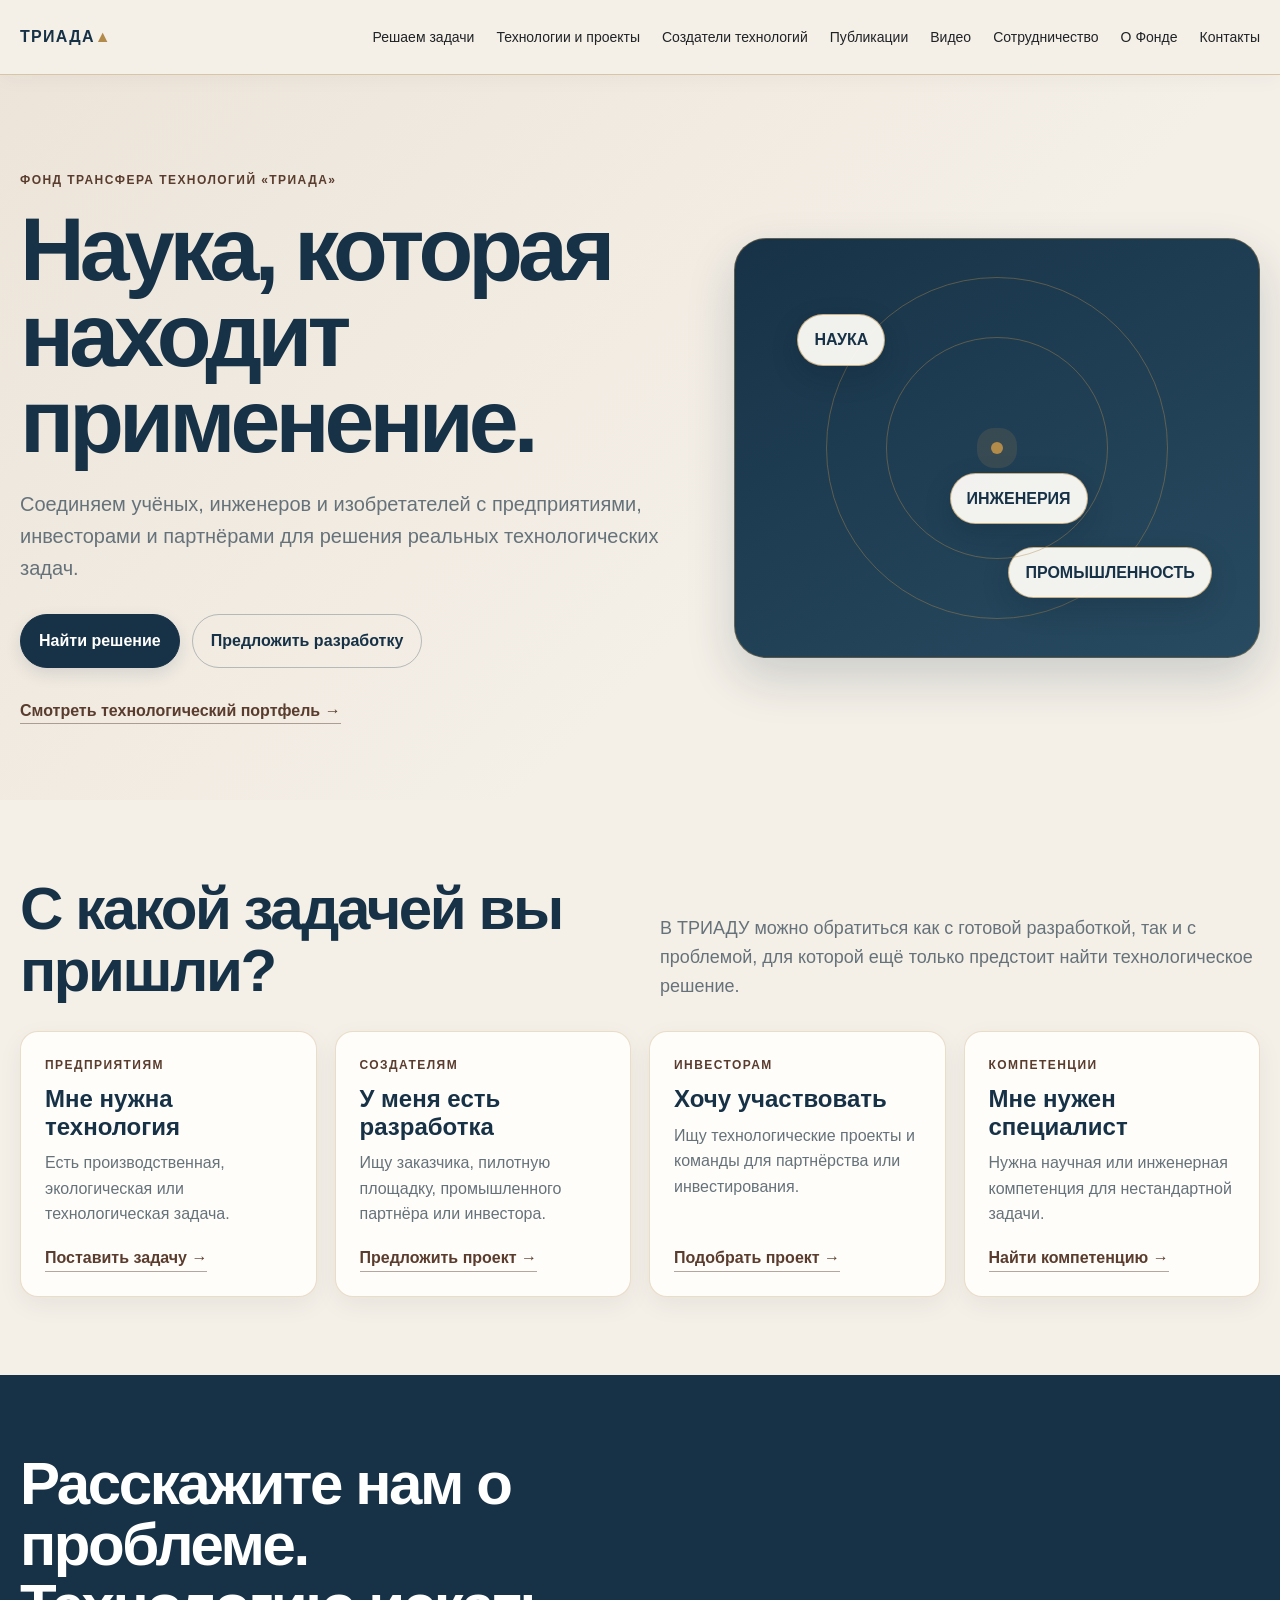
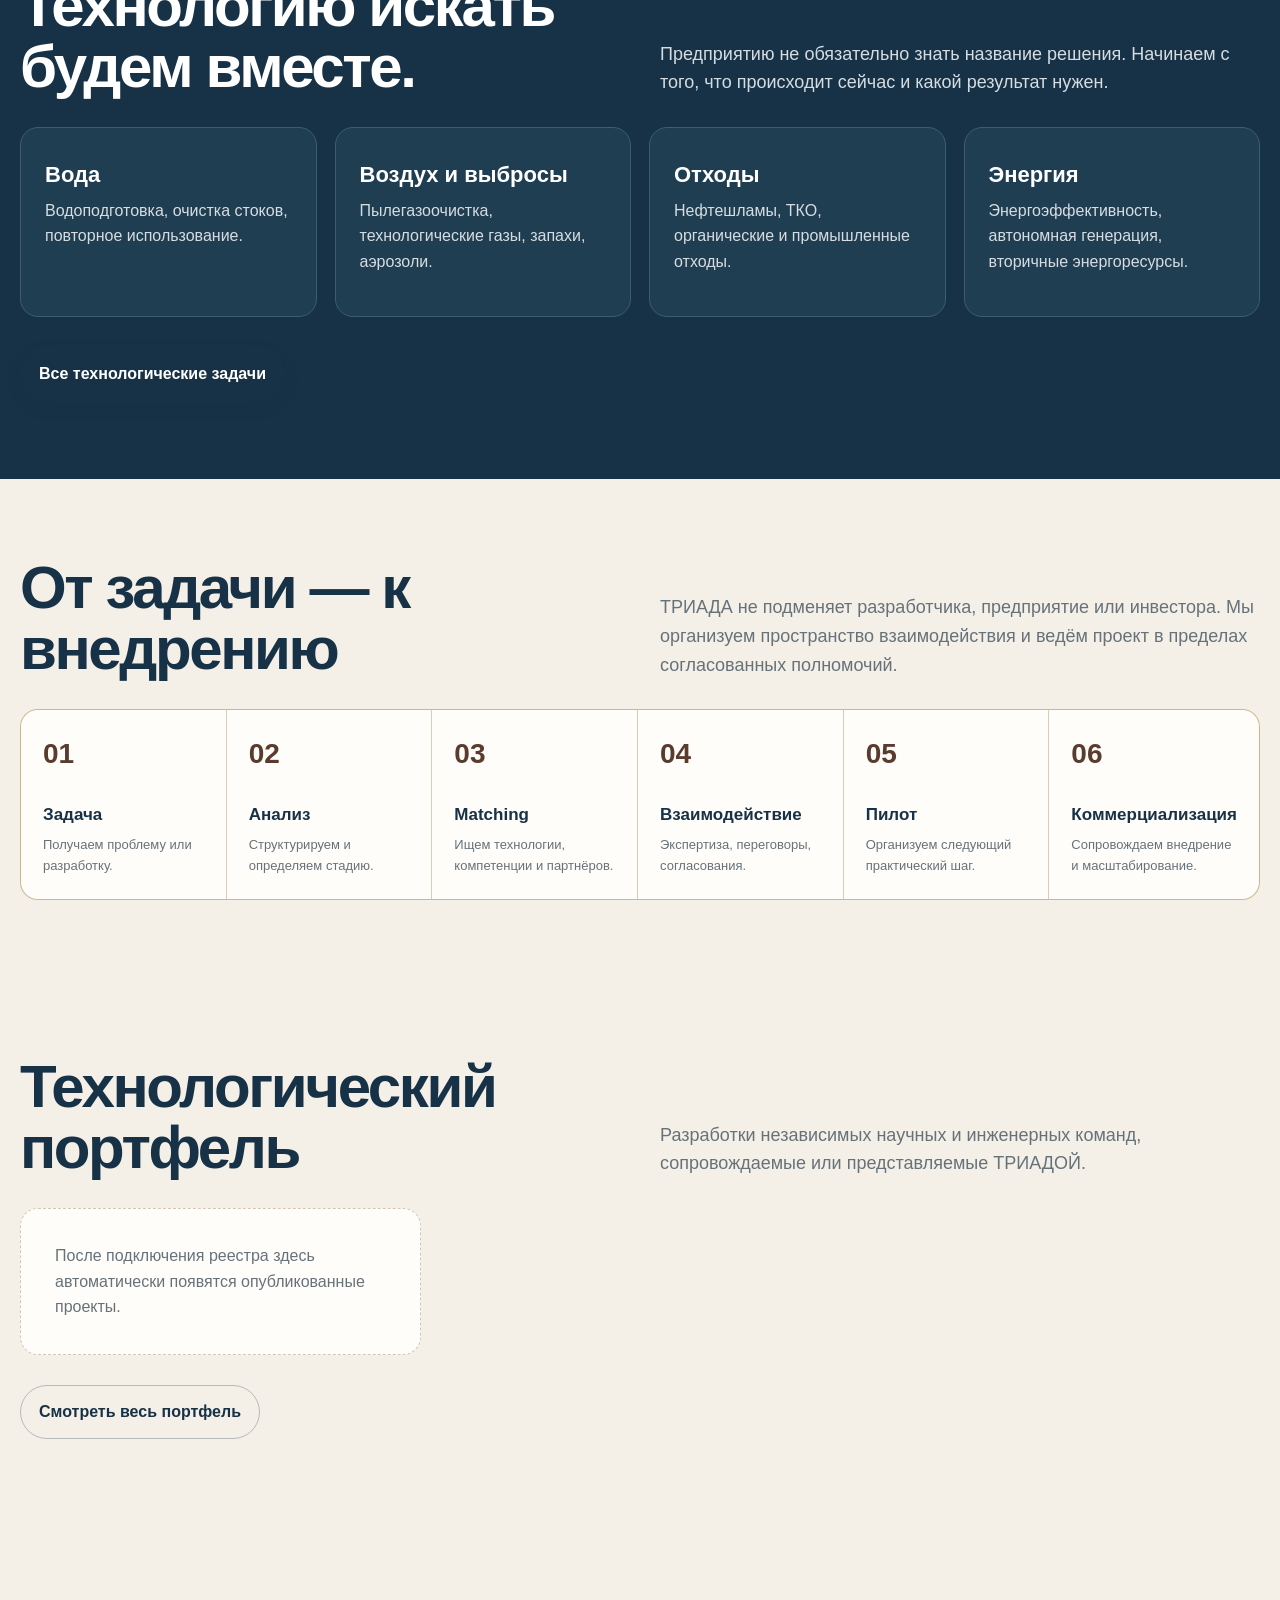
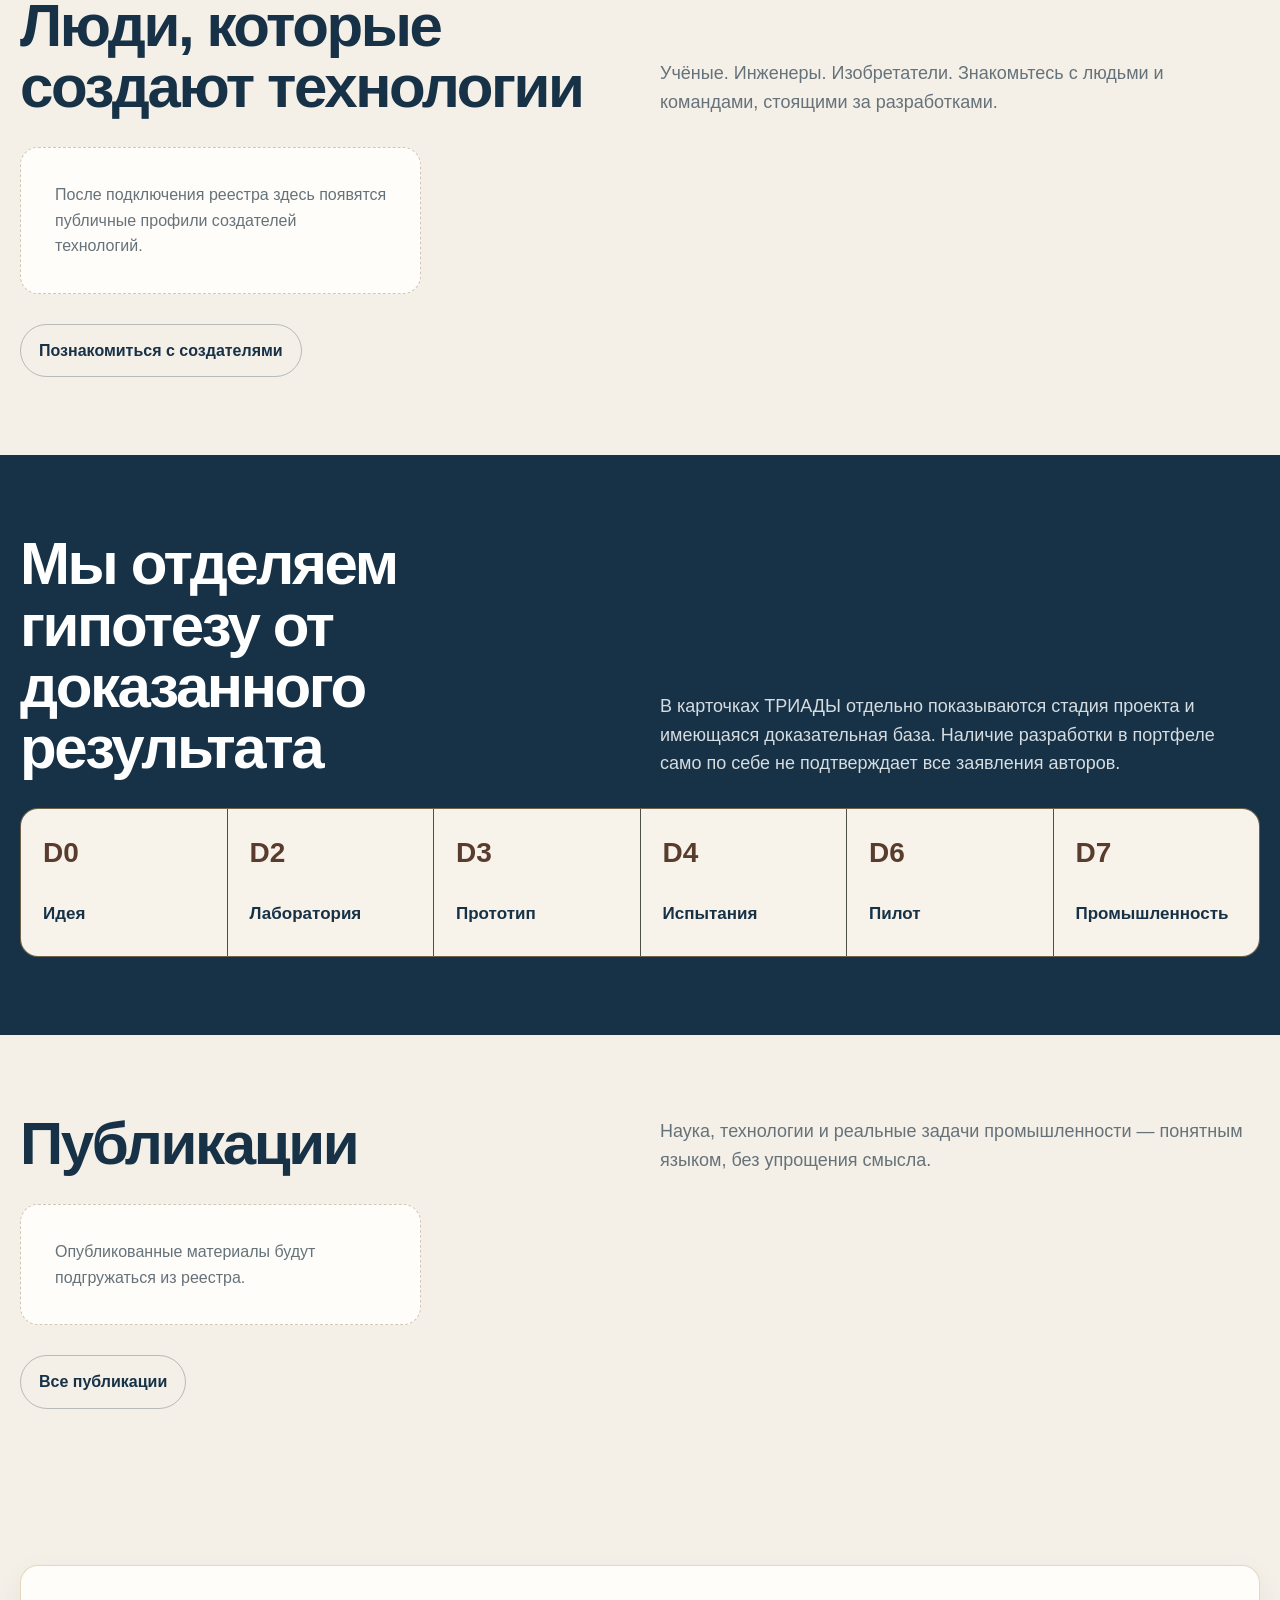
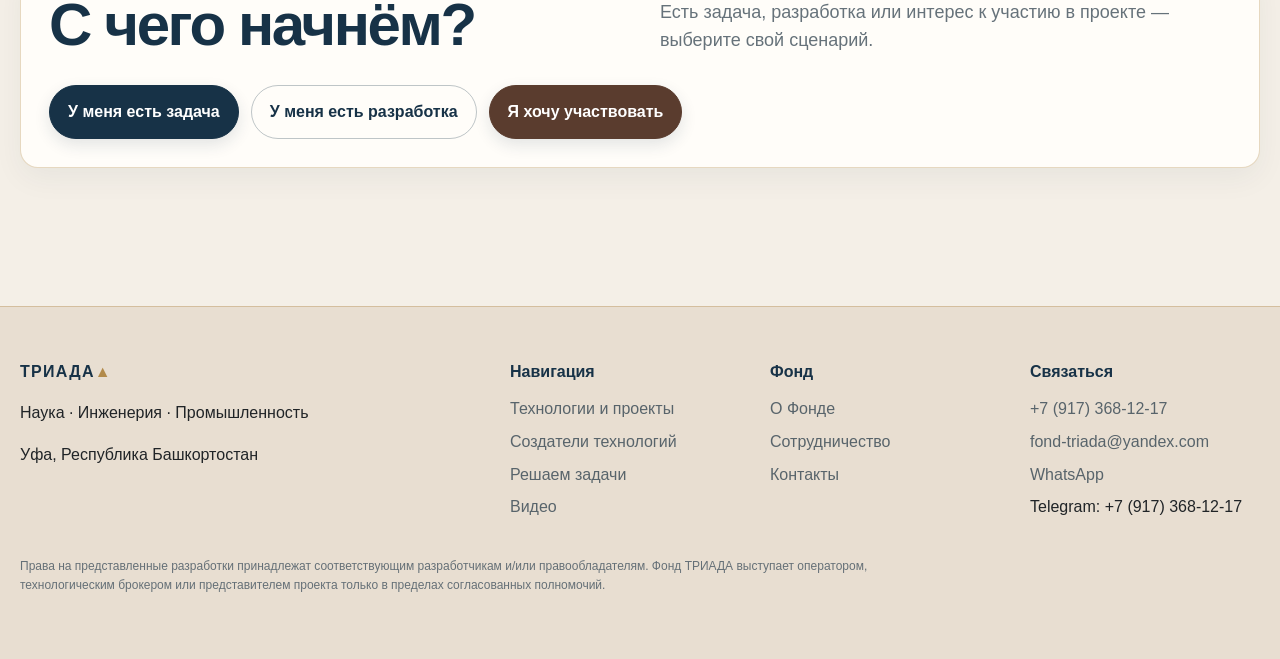
<file: index.html>
<!doctype html><html lang="ru"><head><meta charset="utf-8"><meta name="viewport" content="width=device-width,initial-scale=1"><title>Фонд ТРИАДА — наука, которая находит применение</title><meta name="description" content="ТРИАДА соединяет создателей технологий с предприятиями, инвесторами и партнёрами."><style>
:root{
  --bg:#f4efe7;--ink:#202427;--muted:#66727a;--red:#5a3c2e;--blue:#173247;--brown:#5a3c2e;--gold:#b28a4a;--sand:#e8ded1;--line:#d3c6b7;--white:#fffdf9;
  --max:1320px;--radius:18px;--shadow:0 14px 38px rgba(23,50,71,.09)
}
*{box-sizing:border-box}html{scroll-behavior:smooth}body{margin:0;background:var(--bg);color:var(--ink);font:16px/1.6 Inter,Arial,sans-serif}
a{color:inherit;text-decoration:none}img{max-width:100%;display:block}button,input,textarea,select{font:inherit}
.container{width:min(calc(100% - 40px),var(--max));margin:auto}.site-header{position:sticky;top:0;z-index:50;background:rgba(244,239,231,.95);backdrop-filter:blur(14px);border-bottom:1px solid rgba(178,138,74,.42);box-shadow:0 4px 20px rgba(23,50,71,.035)}
.header-inner{height:74px;display:flex;align-items:center;gap:28px}.brand{font-weight:800;letter-spacing:.08em;color:var(--blue)}.brand span{color:var(--gold)}.nav{margin-left:auto;display:flex;gap:22px;align-items:center;font-size:14px}.nav a{transition:color .2s ease}.nav a:hover{color:var(--brown)}.nav-toggle{display:none;margin-left:auto;background:none;border:0;font-size:24px;color:var(--blue)}
.hero{padding:96px 0 76px;background:linear-gradient(135deg,rgba(232,222,209,.62),rgba(244,239,231,0) 62%)}.hero-grid{display:grid;grid-template-columns:1.1fr .9fr;gap:70px;align-items:center}.eyebrow{font-size:12px;letter-spacing:.12em;text-transform:uppercase;color:var(--brown);font-weight:800}.hero h1,.page-hero h1{font-size:clamp(48px,7vw,92px);line-height:.96;letter-spacing:-.055em;margin:16px 0 24px;max-width:900px;color:var(--blue)}.hero p,.page-hero p{font-size:20px;color:var(--muted);max-width:720px}.actions{display:flex;gap:12px;flex-wrap:wrap;margin-top:30px}.button{display:inline-flex;align-items:center;justify-content:center;padding:13px 18px;border-radius:999px;background:var(--blue);color:white;font-weight:700;border:1px solid var(--blue);box-shadow:0 6px 16px rgba(23,50,71,.12);transition:transform .18s ease,background .18s ease,border-color .18s ease}.button:hover{background:var(--brown);border-color:var(--brown);transform:translateY(-1px)}.button.secondary{background:transparent;color:var(--blue);border-color:rgba(23,50,71,.28);box-shadow:none}.button.secondary:hover{background:var(--sand);color:var(--blue);border-color:var(--gold)}.button.dark{background:var(--brown);border-color:var(--brown)}.button.dark:hover{background:var(--blue);border-color:var(--blue)}.text-link{font-weight:700;color:var(--brown);border-bottom:1px solid rgba(90,60,46,.45)}
.triad-diagram{min-height:420px;position:relative;border:1px solid rgba(178,138,74,.42);border-radius:32px;background:linear-gradient(150deg,#173247,#284b61);overflow:hidden;box-shadow:0 20px 48px rgba(23,50,71,.18)}.triad-diagram:before,.triad-diagram:after{content:"";position:absolute;border:1px solid rgba(178,138,74,.42);border-radius:50%;width:340px;height:340px;left:50%;top:50%;transform:translate(-50%,-50%)}.triad-diagram:after{width:220px;height:220px}.node{position:absolute;padding:12px 16px;border-radius:999px;background:rgba(255,253,249,.94);color:var(--blue);border:1px solid rgba(178,138,74,.65);font-weight:800;box-shadow:0 10px 28px rgba(9,24,34,.18)}.n1{top:18%;left:12%}.n2{top:56%;left:41%}.n3{bottom:14%;right:9%}.pulse{position:absolute;width:12px;height:12px;background:var(--gold);border-radius:50%;left:50%;top:50%;transform:translate(-50%,-50%);box-shadow:0 0 0 14px rgba(178,138,74,.16)}
section{padding:78px 0}.section-head{display:grid;grid-template-columns:1fr 1fr;gap:40px;align-items:end;margin-bottom:30px}.section-head h2{font-size:clamp(34px,5vw,60px);line-height:1.02;letter-spacing:-.04em;margin:0;color:var(--blue)}.section-head p{color:var(--muted);font-size:18px;margin:0}.grid{display:grid;gap:18px}.grid-4{grid-template-columns:repeat(4,1fr)}.grid-3{grid-template-columns:repeat(3,1fr)}.grid-2{grid-template-columns:repeat(2,1fr)}
.card{background:var(--white);border:1px solid rgba(178,138,74,.28);border-radius:var(--radius);padding:24px;min-height:210px;display:flex;flex-direction:column;box-shadow:0 8px 26px rgba(23,50,71,.055)}.card h3{font-size:24px;line-height:1.15;margin:10px 0;color:var(--blue)}.card p{color:var(--muted);margin:0 0 18px}.card .button,.card .text-link{margin-top:auto;align-self:flex-start}.card-actions{margin-top:auto;display:flex;flex-direction:column;gap:12px;align-items:flex-start}.meta{color:var(--blue);font-size:13px;margin:0 0 16px}.portrait{aspect-ratio:4/3;object-fit:cover;border-radius:12px;margin-bottom:18px;background:#e5ddd2}
.problem-grid .card{min-height:170px}.problem-grid h3{font-size:22px}.dark-section{background:var(--blue);color:white}.dark-section .section-head h2{color:white}.dark-section .section-head p,.dark-section .card p{color:#d6dde1}.dark-section .card{background:#203e52;border-color:#3b5d72;box-shadow:none}.dark-section .card h3{color:white}.dark-section .eyebrow{color:#d9bd86}
.steps{display:grid;grid-template-columns:repeat(6,1fr);gap:1px;background:rgba(178,138,74,.34);border:1px solid rgba(178,138,74,.34);border-radius:var(--radius);overflow:hidden}.step{background:var(--white);padding:22px}.step b{font-size:28px;color:var(--brown)}.step h3{font-size:17px;margin:24px 0 7px;color:var(--blue)}.step p{font-size:13px;color:var(--muted);margin:0}.dark-section .step{background:#f7f2ea}.dark-section .step h3{color:var(--blue)}
.page-hero{padding:72px 0 44px;background:linear-gradient(135deg,rgba(232,222,209,.72),rgba(244,239,231,0) 68%);border-bottom:1px solid rgba(178,138,74,.18)}.page-hero h1{font-size:clamp(44px,7vw,82px)}.filters{display:flex;gap:8px;flex-wrap:wrap;margin:18px 0 28px}.filter{border:1px solid rgba(23,50,71,.2);background:var(--white);color:var(--blue);border-radius:999px;padding:9px 13px}.filter:hover{border-color:var(--gold);background:var(--sand)}.search{width:100%;padding:16px;border:1px solid var(--line);border-radius:14px;background:var(--white);font-size:18px}.empty{padding:34px;border:1px dashed var(--line);border-radius:var(--radius);color:var(--muted);background:var(--white)}
.detail-grid{display:grid;grid-template-columns:2fr 1fr;gap:44px}.detail-content h2{font-size:34px;letter-spacing:-.03em;margin:48px 0 12px;color:var(--blue)}.detail-sidebar{position:sticky;top:100px;height:max-content}.fact{padding:14px 0;border-bottom:1px solid var(--line)}.fact span{display:block;color:var(--muted);font-size:12px;text-transform:uppercase;letter-spacing:.08em}.fact b{display:block;margin-top:5px}.evidence-scale{display:grid;grid-template-columns:repeat(7,1fr);gap:4px;margin-top:18px}.evidence-scale span{height:8px;border-radius:99px;background:#ded4c7}.evidence-scale span.on{background:var(--gold)}
.form-card{background:var(--white);border:1px solid rgba(178,138,74,.32);border-radius:var(--radius);padding:28px;box-shadow:0 10px 30px rgba(23,50,71,.055)}.form-grid{display:grid;grid-template-columns:1fr 1fr;gap:16px}.form-grid .full{grid-column:1/-1}label{font-weight:700;font-size:13px}input,textarea,select{width:100%;padding:13px;border:1px solid var(--line);border-radius:10px;background:var(--white);margin-top:6px;color:var(--ink)}input:focus,textarea:focus,select:focus{outline:2px solid rgba(178,138,74,.22);border-color:var(--gold)}textarea{min-height:120px;resize:vertical}.form-status{margin-top:12px;color:var(--blue)}.hp{position:absolute;left:-9999px}
.footer{padding:52px 0;border-top:1px solid rgba(178,138,74,.38);margin-top:60px;background:var(--sand)}.footer-grid{display:grid;grid-template-columns:2fr repeat(3,1fr);gap:30px}.footer h4{margin:0 0 12px;color:var(--blue)}.footer a{display:block;color:#58646b;margin:7px 0}.footer a:hover{color:var(--brown)}.legal{font-size:12px;color:#657077;margin-top:30px;max-width:900px}
@media(max-width:980px){.nav{display:none;position:absolute;left:20px;right:20px;top:74px;background:var(--white);border:1px solid var(--line);border-radius:14px;padding:16px;flex-direction:column;align-items:flex-start}.nav.open{display:flex}.nav-toggle{display:block}.hero-grid,.section-head,.detail-grid{grid-template-columns:1fr}.triad-diagram{min-height:320px}.grid-4{grid-template-columns:repeat(2,1fr)}.grid-3{grid-template-columns:1fr 1fr}.steps{grid-template-columns:repeat(2,1fr)}.detail-sidebar{position:static}.footer-grid{grid-template-columns:1fr 1fr}.hero{padding-top:60px}}
@media(max-width:620px){.container{width:min(calc(100% - 28px),var(--max))}.hero h1,.page-hero h1{font-size:48px}.hero p,.page-hero p{font-size:17px}.grid-4,.grid-3,.grid-2,.form-grid,.footer-grid{grid-template-columns:1fr}.steps{grid-template-columns:1fr}.evidence-scale{grid-template-columns:repeat(7,1fr)}section{padding:56px 0}.section-head{gap:18px}.card{min-height:unset}}

</style><script>
// После публикации Google Apps Script Web App вставьте URL /exec сюда.
window.TRIADA_CONFIG = {
  API_URL: 'https://script.google.com/macros/s/AKfycbx8Can62cXNw6nDtf886QBsCSZgSdFpAb1yBS1tljeRZTxrNdUVg59lQ1ZYYLkka4c6/exec',
  SITE_NAME: 'Фонд ТРИАДА',
  CONTACT_EMAIL: 'fond-triada@yandex.com',
  CONTACT_PHONE: '+79173681217',
  CONTACT_PHONE_DISPLAY: '+7 (917) 368-12-17',
  WHATSAPP_URL: 'https://wa.me/79173681217',
  WELCOME_VIDEO_EMBED_URL: '',
  WELCOME_VIDEO_TITLE: 'Добро пожаловать в ТРИАДУ'
};

</script><script>
(function(){
  const cfg = () => window.TRIADA_CONFIG || {};
  const demo = {
    ok:true, generatedAt:new Date().toISOString(),
    projects:[], creators:[], challenges:[], competences:[], publications:[]
  };
  function configured(){ const u=cfg().API_URL||''; return /^https:\/\//.test(u) && !u.includes('PASTE_'); }
  async function get(action, params={}){
    if(!configured()) return action==='bootstrap'?demo:{ok:false,error:'API не подключён'};
    const u=new URL(cfg().API_URL);
    u.searchParams.set('action',action);
    Object.entries(params).forEach(([k,v])=>u.searchParams.set(k,v));
    const r=await fetch(u.toString(),{redirect:'follow',cache:'no-store'});
    if(!r.ok) throw new Error('Ошибка API: '+r.status);
    return r.json();
  }
  async function submit(payload){
    if(!configured()) throw new Error('Сначала подключите Apps Script API в assets/js/config.js');
    const r=await fetch(cfg().API_URL,{method:'POST',redirect:'follow',headers:{'Content-Type':'text/plain;charset=utf-8'},body:JSON.stringify(payload)});
    if(!r.ok) throw new Error('Не удалось отправить форму');
    return r.json();
  }
  window.TriadaAPI={get,submit,configured};
})();

</script><script>
(function(){
  const esc=s=>String(s??'').replace(/[&<>"']/g,m=>({'&':'&amp;','<':'&lt;','>':'&gt;','"':'&quot;',"'":'&#39;'}[m]));
  const qs=k=>new URLSearchParams(location.search).get(k)||'';
  const list=v=>Array.isArray(v)?v:(v?String(v).split(/[,;]+/).map(x=>x.trim()).filter(Boolean):[]);
  function stageLabel(s){return ({IDEA:'Идея',CONCEPT:'Концепция',LAB:'Лаборатория',PROTOTYPE:'Прототип',PILOT:'Пилот',DEMO:'Демонстрация',INDUSTRIAL:'Промышленная эксплуатация','SCALE-UP':'Масштабирование'})[s]||s||''}
  function projectCard(p){return `<article class="card project-card"><div class="eyebrow">${esc(p.direction||'Технологический проект')} · ${esc(stageLabel(p.stage))}</div><h3>${esc(p.name)}</h3><p>${esc(p.lead||p.problem||'')}</p><div class="meta"><span>${esc(p.need||'')}</span></div><div class="card-actions"><a class="button" href="project.html?id=${encodeURIComponent(p.id)}">Познакомиться с проектом</a><a class="text-link" href="cooperation.html?project=${encodeURIComponent(p.id)}">Обсудить с ТРИАДОЙ →</a></div></article>`}
  function creatorCard(c){return `<article class="card creator-card">${c.photo?`<img class="portrait" src="${esc(c.photo)}" alt="${esc(c.name)}">`:''}<div class="eyebrow">${esc((c.roles||[]).join(' · '))}</div><h3>${esc(c.name)}</h3><p>${esc(c.degree||c.title||c.tasks||'')}</p><a class="button secondary" href="creator.html?id=${encodeURIComponent(c.id)}">Познакомиться с создателем</a></article>`}
  function publicationCard(p){return `<article class="card"><div class="eyebrow">${esc(p.type||'Публикация')}</div><h3>${esc(p.title)}</h3><p>${esc(p.lead||'')}</p><a class="text-link" href="publications.html?id=${encodeURIComponent(p.id)}">Читать →</a></article>`}
  function bindMobileNav(){const b=document.querySelector('[data-nav-toggle]'), n=document.querySelector('[data-nav]');if(b&&n)b.onclick=()=>n.classList.toggle('open')}
  async function submitForm(form){const status=form.querySelector('[data-form-status]'); const data=Object.fromEntries(new FormData(form).entries()); try{status.textContent='Отправляем…';const r=await TriadaAPI.submit(data);if(!r.ok)throw new Error(r.error||'Ошибка');status.textContent='Спасибо. Заявка принята: '+r.id;form.reset()}catch(e){status.textContent=e.message}}
  window.TriadaUI={esc,qs,list,stageLabel,projectCard,creatorCard,publicationCard,bindMobileNav,submitForm};
  document.addEventListener('DOMContentLoaded',bindMobileNav);
})();

</script></head><body>
<header class="site-header"><div class="container header-inner"><a class="brand" href="index.html">ТРИАДА<span>▲</span></a><nav class="nav" data-nav><a href="challenges.html">Решаем задачи</a><a href="projects.html">Технологии и проекты</a><a href="creators.html">Создатели технологий</a><a href="publications.html">Публикации</a><a href="videos.html">Видео</a><a href="cooperation.html">Сотрудничество</a><a href="about.html">О Фонде</a><a href="contacts.html">Контакты</a></nav><button class="nav-toggle" data-nav-toggle aria-label="Меню">☰</button></div></header>
<main>
<section class="hero"><div class="container hero-grid"><div><div class="eyebrow">Фонд трансфера технологий «ТРИАДА»</div><h1>Наука, которая находит применение.</h1><p>Соединяем учёных, инженеров и изобретателей с предприятиями, инвесторами и партнёрами для решения реальных технологических задач.</p><div class="actions"><a class="button" href="cooperation.html?form=challenge">Найти решение</a><a class="button secondary" href="cooperation.html?form=technology">Предложить разработку</a></div><div class="actions"><a class="text-link" href="projects.html">Смотреть технологический портфель →</a></div></div><div class="triad-diagram" aria-hidden="true"><div class="node n1">НАУКА</div><div class="node n2">ИНЖЕНЕРИЯ</div><div class="node n3">ПРОМЫШЛЕННОСТЬ</div><div class="pulse"></div></div></div></section><section id="welcomeVideoSection" hidden><div class="container"><div class="section-head"><h2>Познакомьтесь с ТРИАДОЙ за минуту</h2><p>Короткое видео-приветствие: зачем существует Фонд, кому помогает и куда перейти дальше.</p></div><div id="welcomeVideoMount" class="card" style="padding:0;overflow:hidden;min-height:0"></div><div class="actions"><a class="button secondary" href="videos.html">Все видео ТРИАДЫ</a></div></div></section>
<section><div class="container"><div class="section-head"><h2>С какой задачей вы пришли?</h2><p>В ТРИАДУ можно обратиться как с готовой разработкой, так и с проблемой, для которой ещё только предстоит найти технологическое решение.</p></div><div class="grid grid-4"><article class="card"><div class="eyebrow">Предприятиям</div><h3>Мне нужна технология</h3><p>Есть производственная, экологическая или технологическая задача.</p><a class="text-link" href="cooperation.html?form=challenge">Поставить задачу →</a></article><article class="card"><div class="eyebrow">Создателям</div><h3>У меня есть разработка</h3><p>Ищу заказчика, пилотную площадку, промышленного партнёра или инвестора.</p><a class="text-link" href="cooperation.html?form=technology">Предложить проект →</a></article><article class="card"><div class="eyebrow">Инвесторам</div><h3>Хочу участвовать</h3><p>Ищу технологические проекты и команды для партнёрства или инвестирования.</p><a class="text-link" href="cooperation.html?form=partner">Подобрать проект →</a></article><article class="card"><div class="eyebrow">Компетенции</div><h3>Мне нужен специалист</h3><p>Нужна научная или инженерная компетенция для нестандартной задачи.</p><a class="text-link" href="creators.html">Найти компетенцию →</a></article></div></div></section>
<section class="dark-section"><div class="container"><div class="section-head"><h2>Расскажите нам о проблеме. Технологию искать будем вместе.</h2><p>Предприятию не обязательно знать название решения. Начинаем с того, что происходит сейчас и какой результат нужен.</p></div><div class="grid grid-4 problem-grid" id="problemCards"><article class="card"><h3>Вода</h3><p>Водоподготовка, очистка стоков, повторное использование.</p></article><article class="card"><h3>Воздух и выбросы</h3><p>Пылегазоочистка, технологические газы, запахи, аэрозоли.</p></article><article class="card"><h3>Отходы</h3><p>Нефтешламы, ТКО, органические и промышленные отходы.</p></article><article class="card"><h3>Энергия</h3><p>Энергоэффективность, автономная генерация, вторичные энергоресурсы.</p></article></div><div class="actions"><a class="button" href="challenges.html">Все технологические задачи</a></div></div></section>
<section><div class="container"><div class="section-head"><h2>От задачи — к внедрению</h2><p>ТРИАДА не подменяет разработчика, предприятие или инвестора. Мы организуем пространство взаимодействия и ведём проект в пределах согласованных полномочий.</p></div><div class="steps"><div class="step"><b>01</b><h3>Задача</h3><p>Получаем проблему или разработку.</p></div><div class="step"><b>02</b><h3>Анализ</h3><p>Структурируем и определяем стадию.</p></div><div class="step"><b>03</b><h3>Matching</h3><p>Ищем технологии, компетенции и партнёров.</p></div><div class="step"><b>04</b><h3>Взаимодействие</h3><p>Экспертиза, переговоры, согласования.</p></div><div class="step"><b>05</b><h3>Пилот</h3><p>Организуем следующий практический шаг.</p></div><div class="step"><b>06</b><h3>Коммерциализация</h3><p>Сопровождаем внедрение и масштабирование.</p></div></div></div></section>
<section><div class="container"><div class="section-head"><h2>Технологический портфель</h2><p>Разработки независимых научных и инженерных команд, сопровождаемые или представляемые ТРИАДОЙ.</p></div><div class="grid grid-3" id="featuredProjects"><div class="empty">После подключения реестра здесь автоматически появятся опубликованные проекты.</div></div><div class="actions"><a class="button secondary" href="projects.html">Смотреть весь портфель</a></div></div></section>
<section><div class="container"><div class="section-head"><h2>Люди, которые создают технологии</h2><p>Учёные. Инженеры. Изобретатели. Знакомьтесь с людьми и командами, стоящими за разработками.</p></div><div class="grid grid-3" id="featuredCreators"><div class="empty">После подключения реестра здесь появятся публичные профили создателей технологий.</div></div><div class="actions"><a class="button secondary" href="creators.html">Познакомиться с создателями</a></div></div></section>
<section class="dark-section"><div class="container"><div class="section-head"><h2>Мы отделяем гипотезу от доказанного результата</h2><p>В карточках ТРИАДЫ отдельно показываются стадия проекта и имеющаяся доказательная база. Наличие разработки в портфеле само по себе не подтверждает все заявления авторов.</p></div><div class="steps"><div class="step"><b>D0</b><h3>Идея</h3></div><div class="step"><b>D2</b><h3>Лаборатория</h3></div><div class="step"><b>D3</b><h3>Прототип</h3></div><div class="step"><b>D4</b><h3>Испытания</h3></div><div class="step"><b>D6</b><h3>Пилот</h3></div><div class="step"><b>D7</b><h3>Промышленность</h3></div></div></div></section>
<section><div class="container"><div class="section-head"><h2>Публикации</h2><p>Наука, технологии и реальные задачи промышленности — понятным языком, без упрощения смысла.</p></div><div class="grid grid-3" id="featuredPublications"><div class="empty">Опубликованные материалы будут подгружаться из реестра.</div></div><div class="actions"><a class="button secondary" href="publications.html">Все публикации</a></div></div></section>
<section><div class="container form-card"><div class="section-head"><h2>С чего начнём?</h2><p>Есть задача, разработка или интерес к участию в проекте — выберите свой сценарий.</p></div><div class="actions"><a class="button" href="cooperation.html?form=challenge">У меня есть задача</a><a class="button secondary" href="cooperation.html?form=technology">У меня есть разработка</a><a class="button dark" href="cooperation.html?form=partner">Я хочу участвовать</a></div></div></section>
</main>
<footer class="footer"><div class="container"><div class="footer-grid"><div><div class="brand">ТРИАДА<span>▲</span></div><p class="muted">Наука · Инженерия · Промышленность</p><p class="muted">Уфа, Республика Башкортостан</p></div><div><h4>Навигация</h4><a href="projects.html">Технологии и проекты</a><a href="creators.html">Создатели технологий</a><a href="challenges.html">Решаем задачи</a><a href="videos.html">Видео</a></div><div><h4>Фонд</h4><a href="about.html">О Фонде</a><a href="cooperation.html">Сотрудничество</a><a href="contacts.html">Контакты</a></div><div><h4>Связаться</h4><a href="tel:+79173681217">+7 (917) 368-12-17</a><a href="mailto:fond-triada@yandex.com">fond-triada@yandex.com</a><a href="https://wa.me/79173681217" target="_blank" rel="noopener">WhatsApp</a><span class="muted">Telegram: +7 (917) 368-12-17</span></div></div><p class="legal">Права на представленные разработки принадлежат соответствующим разработчикам и/или правообладателям. Фонд ТРИАДА выступает оператором, технологическим брокером или представителем проекта только в пределах согласованных полномочий.</p></div></footer>
<script>window.addEventListener('DOMContentLoaded',async()=>{try{const b=await TriadaAPI.get('bootstrap');if(b.projects?.length)document.querySelector('#featuredProjects').innerHTML=b.projects.slice(0,6).map(TriadaUI.projectCard).join('');if(b.creators?.length)document.querySelector('#featuredCreators').innerHTML=b.creators.slice(0,3).map(TriadaUI.creatorCard).join('');if(b.publications?.length)document.querySelector('#featuredPublications').innerHTML=b.publications.slice(0,3).map(TriadaUI.publicationCard).join('')}catch(e){console.warn(e)}});</script>
<script>(function(){const u=(window.TRIADA_CONFIG&&window.TRIADA_CONFIG.WELCOME_VIDEO_EMBED_URL||'').trim();if(!u)return;const sec=document.getElementById('welcomeVideoSection'),m=document.getElementById('welcomeVideoMount');if(!sec||!m)return;sec.hidden=false;m.innerHTML='<div style="aspect-ratio:16/9;background:#111820"><iframe title="Видео-приветствие ТРИАДЫ" src="'+u.replace(/"/g,'&quot;')+'" style="width:100%;height:100%;border:0" allow="accelerometer; autoplay; clipboard-write; encrypted-media; gyroscope; picture-in-picture; web-share" allowfullscreen></iframe></div>';})();</script></body></html>
</file>
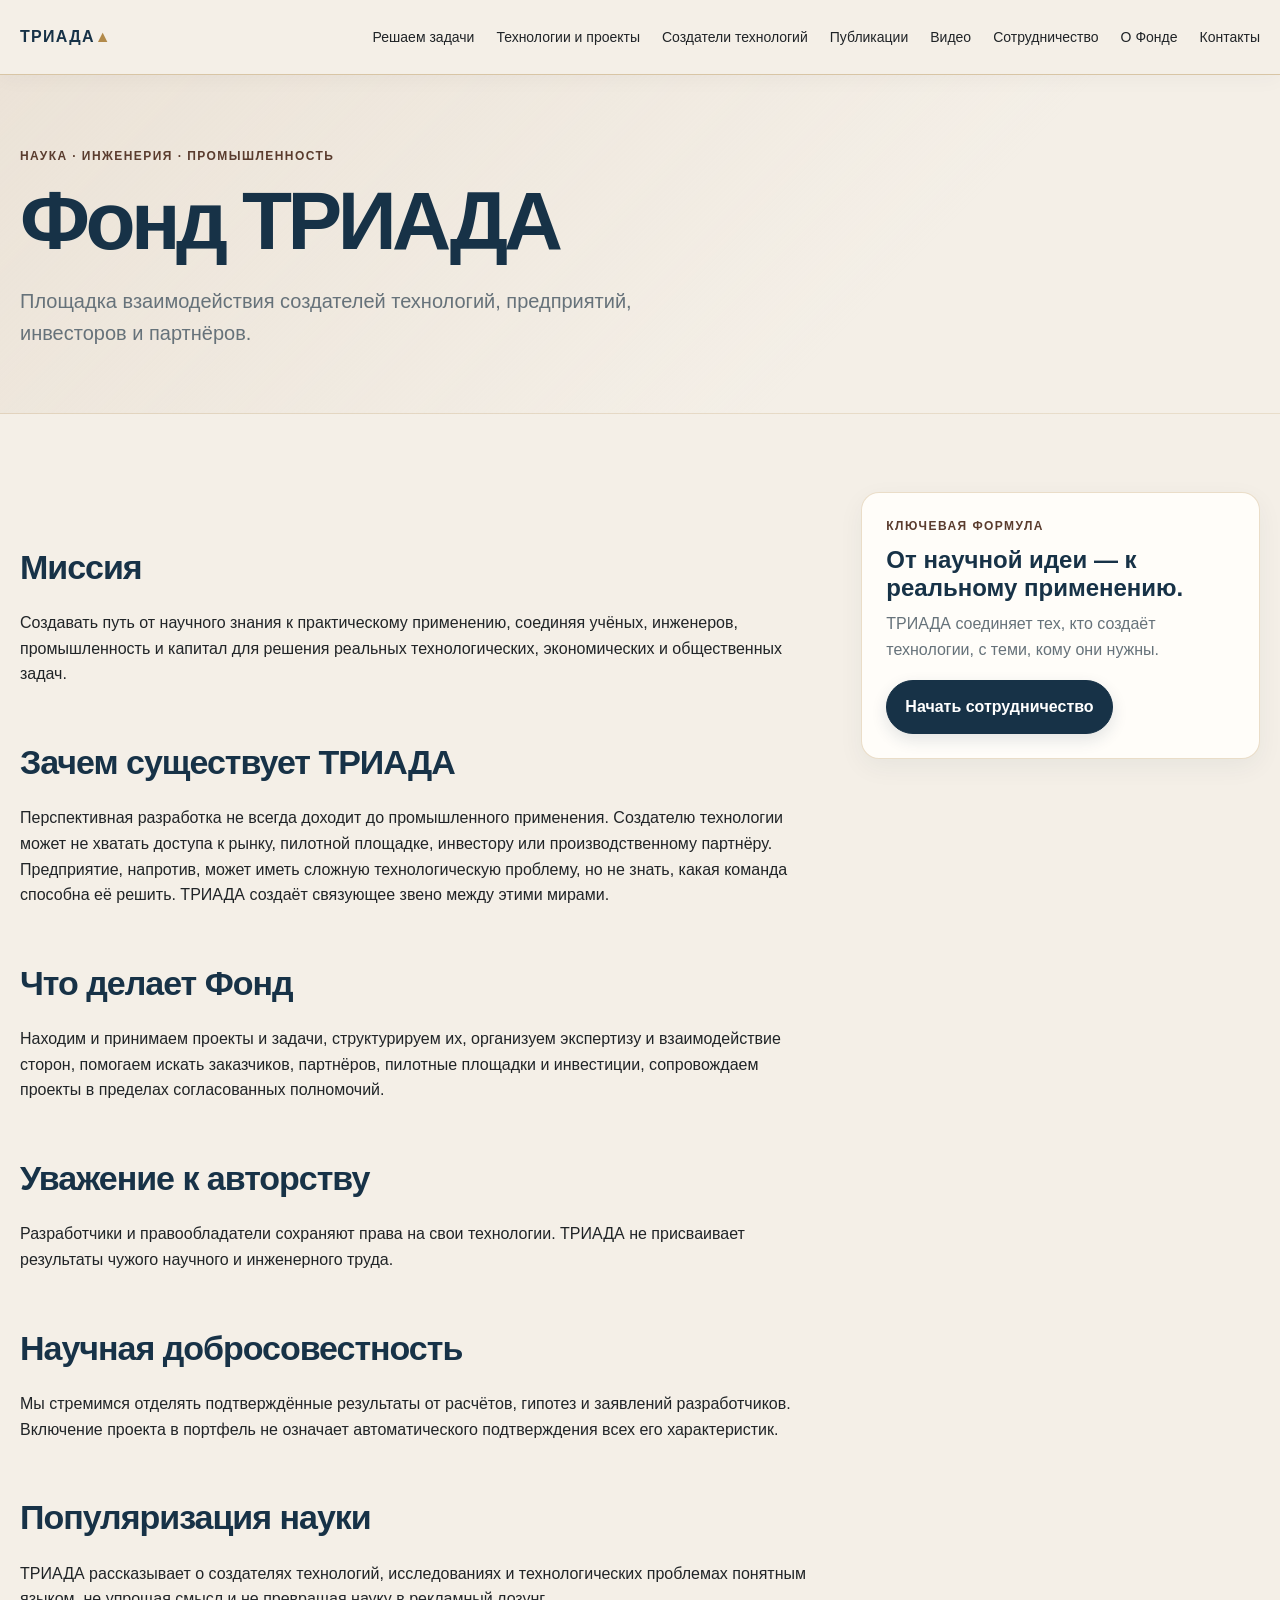
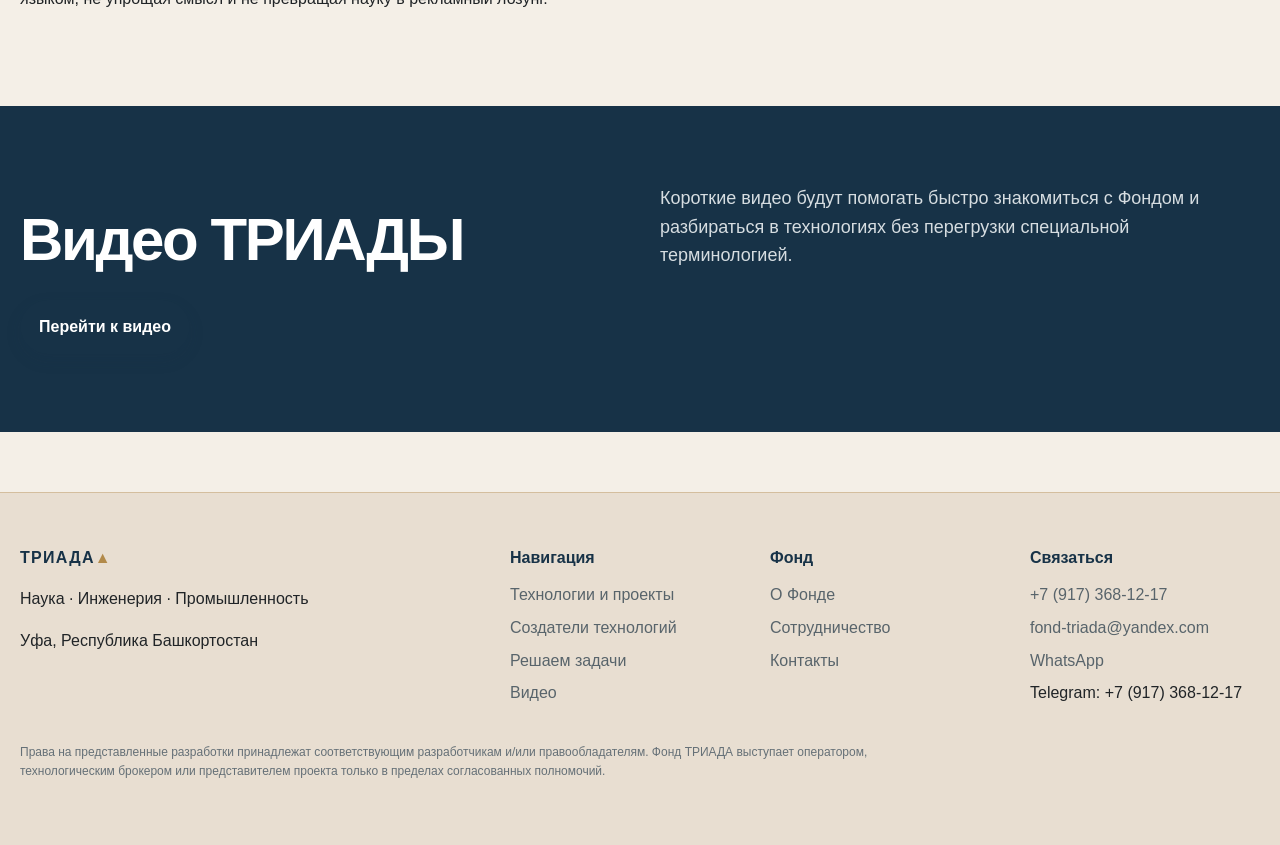
<file: about.html>
<!doctype html><html lang="ru"><head><meta charset="utf-8"><meta name="viewport" content="width=device-width,initial-scale=1"><title>О Фонде — ТРИАДА</title><style>
:root{
  --bg:#f4efe7;--ink:#202427;--muted:#66727a;--red:#5a3c2e;--blue:#173247;--brown:#5a3c2e;--gold:#b28a4a;--sand:#e8ded1;--line:#d3c6b7;--white:#fffdf9;
  --max:1320px;--radius:18px;--shadow:0 14px 38px rgba(23,50,71,.09)
}
*{box-sizing:border-box}html{scroll-behavior:smooth}body{margin:0;background:var(--bg);color:var(--ink);font:16px/1.6 Inter,Arial,sans-serif}
a{color:inherit;text-decoration:none}img{max-width:100%;display:block}button,input,textarea,select{font:inherit}
.container{width:min(calc(100% - 40px),var(--max));margin:auto}.site-header{position:sticky;top:0;z-index:50;background:rgba(244,239,231,.95);backdrop-filter:blur(14px);border-bottom:1px solid rgba(178,138,74,.42);box-shadow:0 4px 20px rgba(23,50,71,.035)}
.header-inner{height:74px;display:flex;align-items:center;gap:28px}.brand{font-weight:800;letter-spacing:.08em;color:var(--blue)}.brand span{color:var(--gold)}.nav{margin-left:auto;display:flex;gap:22px;align-items:center;font-size:14px}.nav a{transition:color .2s ease}.nav a:hover{color:var(--brown)}.nav-toggle{display:none;margin-left:auto;background:none;border:0;font-size:24px;color:var(--blue)}
.hero{padding:96px 0 76px;background:linear-gradient(135deg,rgba(232,222,209,.62),rgba(244,239,231,0) 62%)}.hero-grid{display:grid;grid-template-columns:1.1fr .9fr;gap:70px;align-items:center}.eyebrow{font-size:12px;letter-spacing:.12em;text-transform:uppercase;color:var(--brown);font-weight:800}.hero h1,.page-hero h1{font-size:clamp(48px,7vw,92px);line-height:.96;letter-spacing:-.055em;margin:16px 0 24px;max-width:900px;color:var(--blue)}.hero p,.page-hero p{font-size:20px;color:var(--muted);max-width:720px}.actions{display:flex;gap:12px;flex-wrap:wrap;margin-top:30px}.button{display:inline-flex;align-items:center;justify-content:center;padding:13px 18px;border-radius:999px;background:var(--blue);color:white;font-weight:700;border:1px solid var(--blue);box-shadow:0 6px 16px rgba(23,50,71,.12);transition:transform .18s ease,background .18s ease,border-color .18s ease}.button:hover{background:var(--brown);border-color:var(--brown);transform:translateY(-1px)}.button.secondary{background:transparent;color:var(--blue);border-color:rgba(23,50,71,.28);box-shadow:none}.button.secondary:hover{background:var(--sand);color:var(--blue);border-color:var(--gold)}.button.dark{background:var(--brown);border-color:var(--brown)}.button.dark:hover{background:var(--blue);border-color:var(--blue)}.text-link{font-weight:700;color:var(--brown);border-bottom:1px solid rgba(90,60,46,.45)}
.triad-diagram{min-height:420px;position:relative;border:1px solid rgba(178,138,74,.42);border-radius:32px;background:linear-gradient(150deg,#173247,#284b61);overflow:hidden;box-shadow:0 20px 48px rgba(23,50,71,.18)}.triad-diagram:before,.triad-diagram:after{content:"";position:absolute;border:1px solid rgba(178,138,74,.42);border-radius:50%;width:340px;height:340px;left:50%;top:50%;transform:translate(-50%,-50%)}.triad-diagram:after{width:220px;height:220px}.node{position:absolute;padding:12px 16px;border-radius:999px;background:rgba(255,253,249,.94);color:var(--blue);border:1px solid rgba(178,138,74,.65);font-weight:800;box-shadow:0 10px 28px rgba(9,24,34,.18)}.n1{top:18%;left:12%}.n2{top:56%;left:41%}.n3{bottom:14%;right:9%}.pulse{position:absolute;width:12px;height:12px;background:var(--gold);border-radius:50%;left:50%;top:50%;transform:translate(-50%,-50%);box-shadow:0 0 0 14px rgba(178,138,74,.16)}
section{padding:78px 0}.section-head{display:grid;grid-template-columns:1fr 1fr;gap:40px;align-items:end;margin-bottom:30px}.section-head h2{font-size:clamp(34px,5vw,60px);line-height:1.02;letter-spacing:-.04em;margin:0;color:var(--blue)}.section-head p{color:var(--muted);font-size:18px;margin:0}.grid{display:grid;gap:18px}.grid-4{grid-template-columns:repeat(4,1fr)}.grid-3{grid-template-columns:repeat(3,1fr)}.grid-2{grid-template-columns:repeat(2,1fr)}
.card{background:var(--white);border:1px solid rgba(178,138,74,.28);border-radius:var(--radius);padding:24px;min-height:210px;display:flex;flex-direction:column;box-shadow:0 8px 26px rgba(23,50,71,.055)}.card h3{font-size:24px;line-height:1.15;margin:10px 0;color:var(--blue)}.card p{color:var(--muted);margin:0 0 18px}.card .button,.card .text-link{margin-top:auto;align-self:flex-start}.card-actions{margin-top:auto;display:flex;flex-direction:column;gap:12px;align-items:flex-start}.meta{color:var(--blue);font-size:13px;margin:0 0 16px}.portrait{aspect-ratio:4/3;object-fit:cover;border-radius:12px;margin-bottom:18px;background:#e5ddd2}
.problem-grid .card{min-height:170px}.problem-grid h3{font-size:22px}.dark-section{background:var(--blue);color:white}.dark-section .section-head h2{color:white}.dark-section .section-head p,.dark-section .card p{color:#d6dde1}.dark-section .card{background:#203e52;border-color:#3b5d72;box-shadow:none}.dark-section .card h3{color:white}.dark-section .eyebrow{color:#d9bd86}
.steps{display:grid;grid-template-columns:repeat(6,1fr);gap:1px;background:rgba(178,138,74,.34);border:1px solid rgba(178,138,74,.34);border-radius:var(--radius);overflow:hidden}.step{background:var(--white);padding:22px}.step b{font-size:28px;color:var(--brown)}.step h3{font-size:17px;margin:24px 0 7px;color:var(--blue)}.step p{font-size:13px;color:var(--muted);margin:0}.dark-section .step{background:#f7f2ea}.dark-section .step h3{color:var(--blue)}
.page-hero{padding:72px 0 44px;background:linear-gradient(135deg,rgba(232,222,209,.72),rgba(244,239,231,0) 68%);border-bottom:1px solid rgba(178,138,74,.18)}.page-hero h1{font-size:clamp(44px,7vw,82px)}.filters{display:flex;gap:8px;flex-wrap:wrap;margin:18px 0 28px}.filter{border:1px solid rgba(23,50,71,.2);background:var(--white);color:var(--blue);border-radius:999px;padding:9px 13px}.filter:hover{border-color:var(--gold);background:var(--sand)}.search{width:100%;padding:16px;border:1px solid var(--line);border-radius:14px;background:var(--white);font-size:18px}.empty{padding:34px;border:1px dashed var(--line);border-radius:var(--radius);color:var(--muted);background:var(--white)}
.detail-grid{display:grid;grid-template-columns:2fr 1fr;gap:44px}.detail-content h2{font-size:34px;letter-spacing:-.03em;margin:48px 0 12px;color:var(--blue)}.detail-sidebar{position:sticky;top:100px;height:max-content}.fact{padding:14px 0;border-bottom:1px solid var(--line)}.fact span{display:block;color:var(--muted);font-size:12px;text-transform:uppercase;letter-spacing:.08em}.fact b{display:block;margin-top:5px}.evidence-scale{display:grid;grid-template-columns:repeat(7,1fr);gap:4px;margin-top:18px}.evidence-scale span{height:8px;border-radius:99px;background:#ded4c7}.evidence-scale span.on{background:var(--gold)}
.form-card{background:var(--white);border:1px solid rgba(178,138,74,.32);border-radius:var(--radius);padding:28px;box-shadow:0 10px 30px rgba(23,50,71,.055)}.form-grid{display:grid;grid-template-columns:1fr 1fr;gap:16px}.form-grid .full{grid-column:1/-1}label{font-weight:700;font-size:13px}input,textarea,select{width:100%;padding:13px;border:1px solid var(--line);border-radius:10px;background:var(--white);margin-top:6px;color:var(--ink)}input:focus,textarea:focus,select:focus{outline:2px solid rgba(178,138,74,.22);border-color:var(--gold)}textarea{min-height:120px;resize:vertical}.form-status{margin-top:12px;color:var(--blue)}.hp{position:absolute;left:-9999px}
.footer{padding:52px 0;border-top:1px solid rgba(178,138,74,.38);margin-top:60px;background:var(--sand)}.footer-grid{display:grid;grid-template-columns:2fr repeat(3,1fr);gap:30px}.footer h4{margin:0 0 12px;color:var(--blue)}.footer a{display:block;color:#58646b;margin:7px 0}.footer a:hover{color:var(--brown)}.legal{font-size:12px;color:#657077;margin-top:30px;max-width:900px}
@media(max-width:980px){.nav{display:none;position:absolute;left:20px;right:20px;top:74px;background:var(--white);border:1px solid var(--line);border-radius:14px;padding:16px;flex-direction:column;align-items:flex-start}.nav.open{display:flex}.nav-toggle{display:block}.hero-grid,.section-head,.detail-grid{grid-template-columns:1fr}.triad-diagram{min-height:320px}.grid-4{grid-template-columns:repeat(2,1fr)}.grid-3{grid-template-columns:1fr 1fr}.steps{grid-template-columns:repeat(2,1fr)}.detail-sidebar{position:static}.footer-grid{grid-template-columns:1fr 1fr}.hero{padding-top:60px}}
@media(max-width:620px){.container{width:min(calc(100% - 28px),var(--max))}.hero h1,.page-hero h1{font-size:48px}.hero p,.page-hero p{font-size:17px}.grid-4,.grid-3,.grid-2,.form-grid,.footer-grid{grid-template-columns:1fr}.steps{grid-template-columns:1fr}.evidence-scale{grid-template-columns:repeat(7,1fr)}section{padding:56px 0}.section-head{gap:18px}.card{min-height:unset}}

</style><script>
// После публикации Google Apps Script Web App вставьте URL /exec сюда.
window.TRIADA_CONFIG = {
  API_URL: 'https://script.google.com/macros/s/AKfycbx8Can62cXNw6nDtf886QBsCSZgSdFpAb1yBS1tljeRZTxrNdUVg59lQ1ZYYLkka4c6/exec',
  SITE_NAME: 'Фонд ТРИАДА',
  CONTACT_EMAIL: 'fond-triada@yandex.com',
  CONTACT_PHONE: '+79173681217',
  CONTACT_PHONE_DISPLAY: '+7 (917) 368-12-17',
  WHATSAPP_URL: 'https://wa.me/79173681217'
};

</script><script>
(function(){
  const cfg = () => window.TRIADA_CONFIG || {};
  const demo = {
    ok:true, generatedAt:new Date().toISOString(),
    projects:[], creators:[], challenges:[], competences:[], publications:[]
  };
  function configured(){ const u=cfg().API_URL||''; return /^https:\/\//.test(u) && !u.includes('PASTE_'); }
  async function get(action, params={}){
    if(!configured()) return action==='bootstrap'?demo:{ok:false,error:'API не подключён'};
    const u=new URL(cfg().API_URL);
    u.searchParams.set('action',action);
    Object.entries(params).forEach(([k,v])=>u.searchParams.set(k,v));
    const r=await fetch(u.toString(),{redirect:'follow',cache:'no-store'});
    if(!r.ok) throw new Error('Ошибка API: '+r.status);
    return r.json();
  }
  async function submit(payload){
    if(!configured()) throw new Error('Сначала подключите Apps Script API в assets/js/config.js');
    const r=await fetch(cfg().API_URL,{method:'POST',redirect:'follow',headers:{'Content-Type':'text/plain;charset=utf-8'},body:JSON.stringify(payload)});
    if(!r.ok) throw new Error('Не удалось отправить форму');
    return r.json();
  }
  window.TriadaAPI={get,submit,configured};
})();

</script><script>
(function(){
  const esc=s=>String(s??'').replace(/[&<>"']/g,m=>({'&':'&amp;','<':'&lt;','>':'&gt;','"':'&quot;',"'":'&#39;'}[m]));
  const qs=k=>new URLSearchParams(location.search).get(k)||'';
  const list=v=>Array.isArray(v)?v:(v?String(v).split(/[,;]+/).map(x=>x.trim()).filter(Boolean):[]);
  function stageLabel(s){return ({IDEA:'Идея',CONCEPT:'Концепция',LAB:'Лаборатория',PROTOTYPE:'Прототип',PILOT:'Пилот',DEMO:'Демонстрация',INDUSTRIAL:'Промышленная эксплуатация','SCALE-UP':'Масштабирование'})[s]||s||''}
  function projectCard(p){return `<article class="card project-card"><div class="eyebrow">${esc(p.direction||'Технологический проект')} · ${esc(stageLabel(p.stage))}</div><h3>${esc(p.name)}</h3><p>${esc(p.lead||p.problem||'')}</p><div class="meta"><span>${esc(p.need||'')}</span></div><div class="card-actions"><a class="button" href="project.html?id=${encodeURIComponent(p.id)}">Познакомиться с проектом</a><a class="text-link" href="cooperation.html?project=${encodeURIComponent(p.id)}">Обсудить с ТРИАДОЙ →</a></div></article>`}
  function creatorCard(c){return `<article class="card creator-card">${c.photo?`<img class="portrait" src="${esc(c.photo)}" alt="${esc(c.name)}">`:''}<div class="eyebrow">${esc((c.roles||[]).join(' · '))}</div><h3>${esc(c.name)}</h3><p>${esc(c.degree||c.title||c.tasks||'')}</p><a class="button secondary" href="creator.html?id=${encodeURIComponent(c.id)}">Познакомиться с создателем</a></article>`}
  function publicationCard(p){return `<article class="card"><div class="eyebrow">${esc(p.type||'Публикация')}</div><h3>${esc(p.title)}</h3><p>${esc(p.lead||'')}</p><a class="text-link" href="publications.html?id=${encodeURIComponent(p.id)}">Читать →</a></article>`}
  function bindMobileNav(){const b=document.querySelector('[data-nav-toggle]'), n=document.querySelector('[data-nav]');if(b&&n)b.onclick=()=>n.classList.toggle('open')}
  async function submitForm(form){const status=form.querySelector('[data-form-status]'); const data=Object.fromEntries(new FormData(form).entries()); try{status.textContent='Отправляем…';const r=await TriadaAPI.submit(data);if(!r.ok)throw new Error(r.error||'Ошибка');status.textContent='Спасибо. Заявка принята: '+r.id;form.reset()}catch(e){status.textContent=e.message}}
  window.TriadaUI={esc,qs,list,stageLabel,projectCard,creatorCard,publicationCard,bindMobileNav,submitForm};
  document.addEventListener('DOMContentLoaded',bindMobileNav);
})();

</script></head><body>
<header class="site-header"><div class="container header-inner"><a class="brand" href="index.html">ТРИАДА<span>▲</span></a><nav class="nav" data-nav><a href="challenges.html">Решаем задачи</a><a href="projects.html">Технологии и проекты</a><a href="creators.html">Создатели технологий</a><a href="publications.html">Публикации</a><a href="videos.html">Видео</a><a href="cooperation.html">Сотрудничество</a><a href="about.html">О Фонде</a><a href="contacts.html">Контакты</a></nav><button class="nav-toggle" data-nav-toggle aria-label="Меню">☰</button></div></header>
<main><section class="page-hero"><div class="container"><div class="eyebrow">Наука · Инженерия · Промышленность</div><h1>Фонд ТРИАДА</h1><p>Площадка взаимодействия создателей технологий, предприятий, инвесторов и партнёров.</p></div></section><section><div class="container detail-grid"><article class="detail-content"><h2>Миссия</h2><p>Создавать путь от научного знания к практическому применению, соединяя учёных, инженеров, промышленность и капитал для решения реальных технологических, экономических и общественных задач.</p><h2>Зачем существует ТРИАДА</h2><p>Перспективная разработка не всегда доходит до промышленного применения. Создателю технологии может не хватать доступа к рынку, пилотной площадке, инвестору или производственному партнёру. Предприятие, напротив, может иметь сложную технологическую проблему, но не знать, какая команда способна её решить. ТРИАДА создаёт связующее звено между этими мирами.</p><h2>Что делает Фонд</h2><p>Находим и принимаем проекты и задачи, структурируем их, организуем экспертизу и взаимодействие сторон, помогаем искать заказчиков, партнёров, пилотные площадки и инвестиции, сопровождаем проекты в пределах согласованных полномочий.</p><h2>Уважение к авторству</h2><p>Разработчики и правообладатели сохраняют права на свои технологии. ТРИАДА не присваивает результаты чужого научного и инженерного труда.</p><h2>Научная добросовестность</h2><p>Мы стремимся отделять подтверждённые результаты от расчётов, гипотез и заявлений разработчиков. Включение проекта в портфель не означает автоматического подтверждения всех его характеристик.</p><h2>Популяризация науки</h2><p>ТРИАДА рассказывает о создателях технологий, исследованиях и технологических проблемах понятным языком, не упрощая смысл и не превращая науку в рекламный лозунг.</p></article><aside class="detail-sidebar card"><div class="eyebrow">Ключевая формула</div><h3>От научной идеи — к реальному применению.</h3><p>ТРИАДА соединяет тех, кто создаёт технологии, с теми, кому они нужны.</p><a class="button" href="cooperation.html">Начать сотрудничество</a></aside></div></section><section class="dark-section"><div class="container"><div class="section-head"><h2>Видео ТРИАДЫ</h2><p>Короткие видео будут помогать быстро знакомиться с Фондом и разбираться в технологиях без перегрузки специальной терминологией.</p></div><div class="actions"><a class="button" href="videos.html">Перейти к видео</a></div></div></section></main><footer class="footer"><div class="container"><div class="footer-grid"><div><div class="brand">ТРИАДА<span>▲</span></div><p class="muted">Наука · Инженерия · Промышленность</p><p class="muted">Уфа, Республика Башкортостан</p></div><div><h4>Навигация</h4><a href="projects.html">Технологии и проекты</a><a href="creators.html">Создатели технологий</a><a href="challenges.html">Решаем задачи</a><a href="videos.html">Видео</a></div><div><h4>Фонд</h4><a href="about.html">О Фонде</a><a href="cooperation.html">Сотрудничество</a><a href="contacts.html">Контакты</a></div><div><h4>Связаться</h4><a href="tel:+79173681217">+7 (917) 368-12-17</a><a href="mailto:fond-triada@yandex.com">fond-triada@yandex.com</a><a href="https://wa.me/79173681217" target="_blank" rel="noopener">WhatsApp</a><span class="muted">Telegram: +7 (917) 368-12-17</span></div></div><p class="legal">Права на представленные разработки принадлежат соответствующим разработчикам и/или правообладателям. Фонд ТРИАДА выступает оператором, технологическим брокером или представителем проекта только в пределах согласованных полномочий.</p></div></footer>
</body></html>
</file>
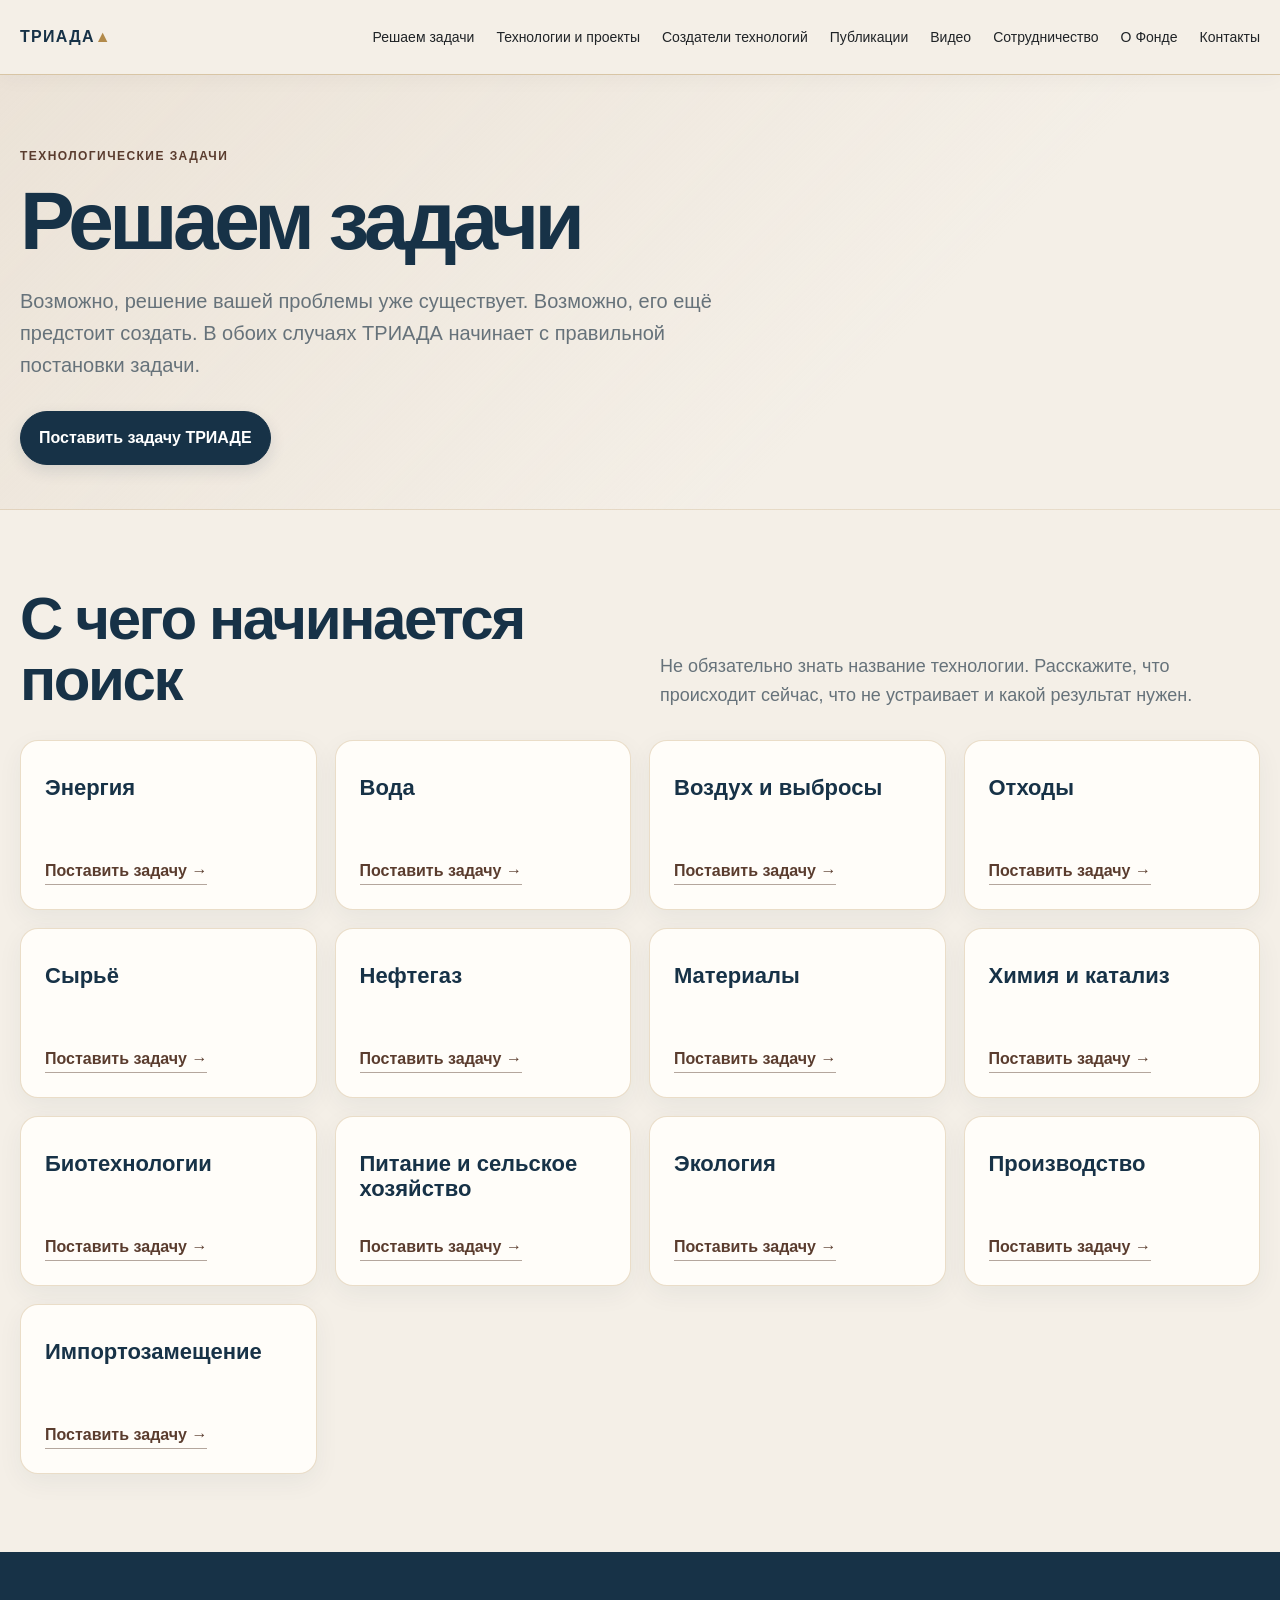
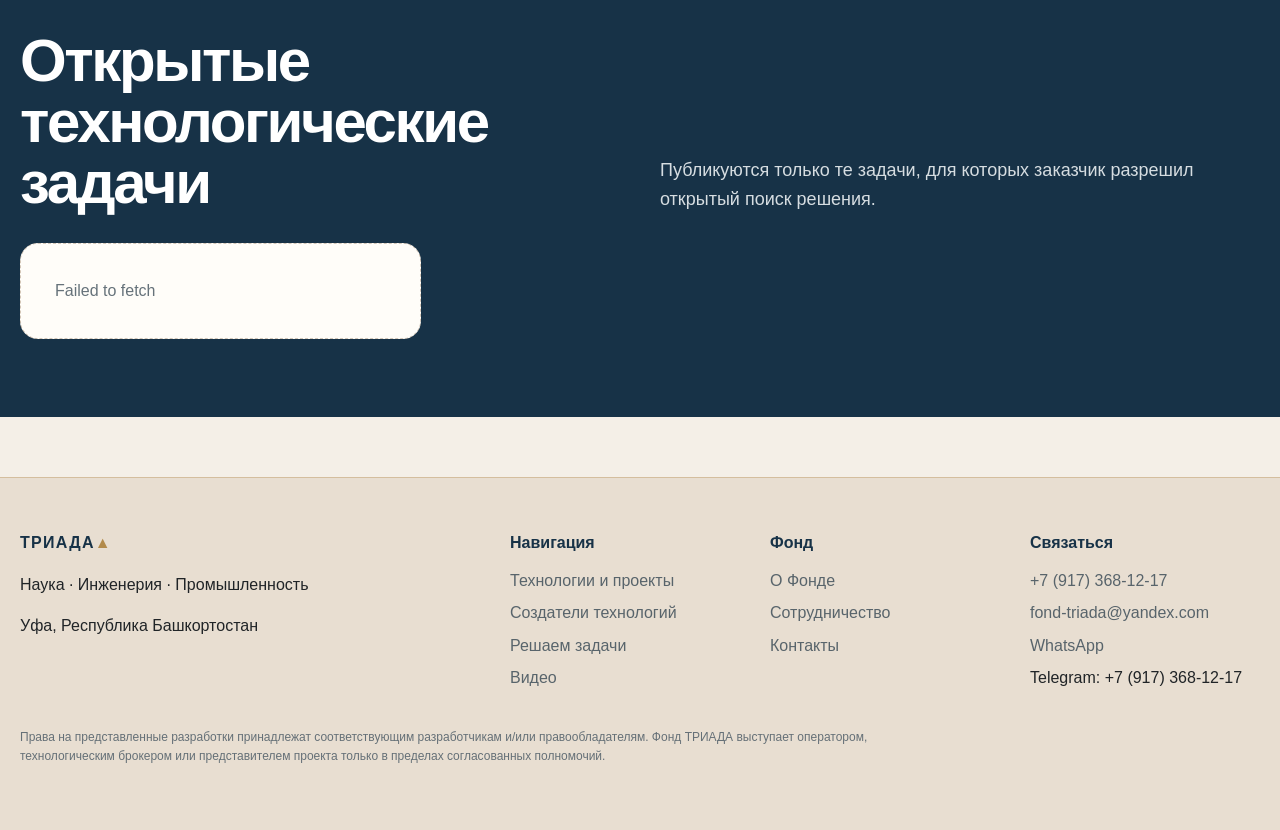
<file: challenges.html>
<!doctype html><html lang="ru"><head><meta charset="utf-8"><meta name="viewport" content="width=device-width,initial-scale=1"><title>Решаем задачи — ТРИАДА</title><style>
:root{
  --bg:#f4efe7;--ink:#202427;--muted:#66727a;--red:#5a3c2e;--blue:#173247;--brown:#5a3c2e;--gold:#b28a4a;--sand:#e8ded1;--line:#d3c6b7;--white:#fffdf9;
  --max:1320px;--radius:18px;--shadow:0 14px 38px rgba(23,50,71,.09)
}
*{box-sizing:border-box}html{scroll-behavior:smooth}body{margin:0;background:var(--bg);color:var(--ink);font:16px/1.6 Inter,Arial,sans-serif}
a{color:inherit;text-decoration:none}img{max-width:100%;display:block}button,input,textarea,select{font:inherit}
.container{width:min(calc(100% - 40px),var(--max));margin:auto}.site-header{position:sticky;top:0;z-index:50;background:rgba(244,239,231,.95);backdrop-filter:blur(14px);border-bottom:1px solid rgba(178,138,74,.42);box-shadow:0 4px 20px rgba(23,50,71,.035)}
.header-inner{height:74px;display:flex;align-items:center;gap:28px}.brand{font-weight:800;letter-spacing:.08em;color:var(--blue)}.brand span{color:var(--gold)}.nav{margin-left:auto;display:flex;gap:22px;align-items:center;font-size:14px}.nav a{transition:color .2s ease}.nav a:hover{color:var(--brown)}.nav-toggle{display:none;margin-left:auto;background:none;border:0;font-size:24px;color:var(--blue)}
.hero{padding:96px 0 76px;background:linear-gradient(135deg,rgba(232,222,209,.62),rgba(244,239,231,0) 62%)}.hero-grid{display:grid;grid-template-columns:1.1fr .9fr;gap:70px;align-items:center}.eyebrow{font-size:12px;letter-spacing:.12em;text-transform:uppercase;color:var(--brown);font-weight:800}.hero h1,.page-hero h1{font-size:clamp(48px,7vw,92px);line-height:.96;letter-spacing:-.055em;margin:16px 0 24px;max-width:900px;color:var(--blue)}.hero p,.page-hero p{font-size:20px;color:var(--muted);max-width:720px}.actions{display:flex;gap:12px;flex-wrap:wrap;margin-top:30px}.button{display:inline-flex;align-items:center;justify-content:center;padding:13px 18px;border-radius:999px;background:var(--blue);color:white;font-weight:700;border:1px solid var(--blue);box-shadow:0 6px 16px rgba(23,50,71,.12);transition:transform .18s ease,background .18s ease,border-color .18s ease}.button:hover{background:var(--brown);border-color:var(--brown);transform:translateY(-1px)}.button.secondary{background:transparent;color:var(--blue);border-color:rgba(23,50,71,.28);box-shadow:none}.button.secondary:hover{background:var(--sand);color:var(--blue);border-color:var(--gold)}.button.dark{background:var(--brown);border-color:var(--brown)}.button.dark:hover{background:var(--blue);border-color:var(--blue)}.text-link{font-weight:700;color:var(--brown);border-bottom:1px solid rgba(90,60,46,.45)}
.triad-diagram{min-height:420px;position:relative;border:1px solid rgba(178,138,74,.42);border-radius:32px;background:linear-gradient(150deg,#173247,#284b61);overflow:hidden;box-shadow:0 20px 48px rgba(23,50,71,.18)}.triad-diagram:before,.triad-diagram:after{content:"";position:absolute;border:1px solid rgba(178,138,74,.42);border-radius:50%;width:340px;height:340px;left:50%;top:50%;transform:translate(-50%,-50%)}.triad-diagram:after{width:220px;height:220px}.node{position:absolute;padding:12px 16px;border-radius:999px;background:rgba(255,253,249,.94);color:var(--blue);border:1px solid rgba(178,138,74,.65);font-weight:800;box-shadow:0 10px 28px rgba(9,24,34,.18)}.n1{top:18%;left:12%}.n2{top:56%;left:41%}.n3{bottom:14%;right:9%}.pulse{position:absolute;width:12px;height:12px;background:var(--gold);border-radius:50%;left:50%;top:50%;transform:translate(-50%,-50%);box-shadow:0 0 0 14px rgba(178,138,74,.16)}
section{padding:78px 0}.section-head{display:grid;grid-template-columns:1fr 1fr;gap:40px;align-items:end;margin-bottom:30px}.section-head h2{font-size:clamp(34px,5vw,60px);line-height:1.02;letter-spacing:-.04em;margin:0;color:var(--blue)}.section-head p{color:var(--muted);font-size:18px;margin:0}.grid{display:grid;gap:18px}.grid-4{grid-template-columns:repeat(4,1fr)}.grid-3{grid-template-columns:repeat(3,1fr)}.grid-2{grid-template-columns:repeat(2,1fr)}
.card{background:var(--white);border:1px solid rgba(178,138,74,.28);border-radius:var(--radius);padding:24px;min-height:210px;display:flex;flex-direction:column;box-shadow:0 8px 26px rgba(23,50,71,.055)}.card h3{font-size:24px;line-height:1.15;margin:10px 0;color:var(--blue)}.card p{color:var(--muted);margin:0 0 18px}.card .button,.card .text-link{margin-top:auto;align-self:flex-start}.card-actions{margin-top:auto;display:flex;flex-direction:column;gap:12px;align-items:flex-start}.meta{color:var(--blue);font-size:13px;margin:0 0 16px}.portrait{aspect-ratio:4/3;object-fit:cover;border-radius:12px;margin-bottom:18px;background:#e5ddd2}
.problem-grid .card{min-height:170px}.problem-grid h3{font-size:22px}.dark-section{background:var(--blue);color:white}.dark-section .section-head h2{color:white}.dark-section .section-head p,.dark-section .card p{color:#d6dde1}.dark-section .card{background:#203e52;border-color:#3b5d72;box-shadow:none}.dark-section .card h3{color:white}.dark-section .eyebrow{color:#d9bd86}
.steps{display:grid;grid-template-columns:repeat(6,1fr);gap:1px;background:rgba(178,138,74,.34);border:1px solid rgba(178,138,74,.34);border-radius:var(--radius);overflow:hidden}.step{background:var(--white);padding:22px}.step b{font-size:28px;color:var(--brown)}.step h3{font-size:17px;margin:24px 0 7px;color:var(--blue)}.step p{font-size:13px;color:var(--muted);margin:0}.dark-section .step{background:#f7f2ea}.dark-section .step h3{color:var(--blue)}
.page-hero{padding:72px 0 44px;background:linear-gradient(135deg,rgba(232,222,209,.72),rgba(244,239,231,0) 68%);border-bottom:1px solid rgba(178,138,74,.18)}.page-hero h1{font-size:clamp(44px,7vw,82px)}.filters{display:flex;gap:8px;flex-wrap:wrap;margin:18px 0 28px}.filter{border:1px solid rgba(23,50,71,.2);background:var(--white);color:var(--blue);border-radius:999px;padding:9px 13px}.filter:hover{border-color:var(--gold);background:var(--sand)}.search{width:100%;padding:16px;border:1px solid var(--line);border-radius:14px;background:var(--white);font-size:18px}.empty{padding:34px;border:1px dashed var(--line);border-radius:var(--radius);color:var(--muted);background:var(--white)}
.detail-grid{display:grid;grid-template-columns:2fr 1fr;gap:44px}.detail-content h2{font-size:34px;letter-spacing:-.03em;margin:48px 0 12px;color:var(--blue)}.detail-sidebar{position:sticky;top:100px;height:max-content}.fact{padding:14px 0;border-bottom:1px solid var(--line)}.fact span{display:block;color:var(--muted);font-size:12px;text-transform:uppercase;letter-spacing:.08em}.fact b{display:block;margin-top:5px}.evidence-scale{display:grid;grid-template-columns:repeat(7,1fr);gap:4px;margin-top:18px}.evidence-scale span{height:8px;border-radius:99px;background:#ded4c7}.evidence-scale span.on{background:var(--gold)}
.form-card{background:var(--white);border:1px solid rgba(178,138,74,.32);border-radius:var(--radius);padding:28px;box-shadow:0 10px 30px rgba(23,50,71,.055)}.form-grid{display:grid;grid-template-columns:1fr 1fr;gap:16px}.form-grid .full{grid-column:1/-1}label{font-weight:700;font-size:13px}input,textarea,select{width:100%;padding:13px;border:1px solid var(--line);border-radius:10px;background:var(--white);margin-top:6px;color:var(--ink)}input:focus,textarea:focus,select:focus{outline:2px solid rgba(178,138,74,.22);border-color:var(--gold)}textarea{min-height:120px;resize:vertical}.form-status{margin-top:12px;color:var(--blue)}.hp{position:absolute;left:-9999px}
.footer{padding:52px 0;border-top:1px solid rgba(178,138,74,.38);margin-top:60px;background:var(--sand)}.footer-grid{display:grid;grid-template-columns:2fr repeat(3,1fr);gap:30px}.footer h4{margin:0 0 12px;color:var(--blue)}.footer a{display:block;color:#58646b;margin:7px 0}.footer a:hover{color:var(--brown)}.legal{font-size:12px;color:#657077;margin-top:30px;max-width:900px}
@media(max-width:980px){.nav{display:none;position:absolute;left:20px;right:20px;top:74px;background:var(--white);border:1px solid var(--line);border-radius:14px;padding:16px;flex-direction:column;align-items:flex-start}.nav.open{display:flex}.nav-toggle{display:block}.hero-grid,.section-head,.detail-grid{grid-template-columns:1fr}.triad-diagram{min-height:320px}.grid-4{grid-template-columns:repeat(2,1fr)}.grid-3{grid-template-columns:1fr 1fr}.steps{grid-template-columns:repeat(2,1fr)}.detail-sidebar{position:static}.footer-grid{grid-template-columns:1fr 1fr}.hero{padding-top:60px}}
@media(max-width:620px){.container{width:min(calc(100% - 28px),var(--max))}.hero h1,.page-hero h1{font-size:48px}.hero p,.page-hero p{font-size:17px}.grid-4,.grid-3,.grid-2,.form-grid,.footer-grid{grid-template-columns:1fr}.steps{grid-template-columns:1fr}.evidence-scale{grid-template-columns:repeat(7,1fr)}section{padding:56px 0}.section-head{gap:18px}.card{min-height:unset}}

</style><script>
// После публикации Google Apps Script Web App вставьте URL /exec сюда.
window.TRIADA_CONFIG = {
  API_URL: 'https://script.google.com/macros/s/AKfycbx8Can62cXNw6nDtf886QBsCSZgSdFpAb1yBS1tljeRZTxrNdUVg59lQ1ZYYLkka4c6/exec',
  SITE_NAME: 'Фонд ТРИАДА',
  CONTACT_EMAIL: 'fond-triada@yandex.com',
  CONTACT_PHONE: '+79173681217',
  CONTACT_PHONE_DISPLAY: '+7 (917) 368-12-17',
  WHATSAPP_URL: 'https://wa.me/79173681217'
};

</script><script>
(function(){
  const cfg = () => window.TRIADA_CONFIG || {};
  const demo = {
    ok:true, generatedAt:new Date().toISOString(),
    projects:[], creators:[], challenges:[], competences:[], publications:[]
  };
  function configured(){ const u=cfg().API_URL||''; return /^https:\/\//.test(u) && !u.includes('PASTE_'); }
  async function get(action, params={}){
    if(!configured()) return action==='bootstrap'?demo:{ok:false,error:'API не подключён'};
    const u=new URL(cfg().API_URL);
    u.searchParams.set('action',action);
    Object.entries(params).forEach(([k,v])=>u.searchParams.set(k,v));
    const r=await fetch(u.toString(),{redirect:'follow',cache:'no-store'});
    if(!r.ok) throw new Error('Ошибка API: '+r.status);
    return r.json();
  }
  async function submit(payload){
    if(!configured()) throw new Error('Сначала подключите Apps Script API в assets/js/config.js');
    const r=await fetch(cfg().API_URL,{method:'POST',redirect:'follow',headers:{'Content-Type':'text/plain;charset=utf-8'},body:JSON.stringify(payload)});
    if(!r.ok) throw new Error('Не удалось отправить форму');
    return r.json();
  }
  window.TriadaAPI={get,submit,configured};
})();

</script><script>
(function(){
  const esc=s=>String(s??'').replace(/[&<>"']/g,m=>({'&':'&amp;','<':'&lt;','>':'&gt;','"':'&quot;',"'":'&#39;'}[m]));
  const qs=k=>new URLSearchParams(location.search).get(k)||'';
  const list=v=>Array.isArray(v)?v:(v?String(v).split(/[,;]+/).map(x=>x.trim()).filter(Boolean):[]);
  function stageLabel(s){return ({IDEA:'Идея',CONCEPT:'Концепция',LAB:'Лаборатория',PROTOTYPE:'Прототип',PILOT:'Пилот',DEMO:'Демонстрация',INDUSTRIAL:'Промышленная эксплуатация','SCALE-UP':'Масштабирование'})[s]||s||''}
  function projectCard(p){return `<article class="card project-card"><div class="eyebrow">${esc(p.direction||'Технологический проект')} · ${esc(stageLabel(p.stage))}</div><h3>${esc(p.name)}</h3><p>${esc(p.lead||p.problem||'')}</p><div class="meta"><span>${esc(p.need||'')}</span></div><div class="card-actions"><a class="button" href="project.html?id=${encodeURIComponent(p.id)}">Познакомиться с проектом</a><a class="text-link" href="cooperation.html?project=${encodeURIComponent(p.id)}">Обсудить с ТРИАДОЙ →</a></div></article>`}
  function creatorCard(c){return `<article class="card creator-card">${c.photo?`<img class="portrait" src="${esc(c.photo)}" alt="${esc(c.name)}">`:''}<div class="eyebrow">${esc((c.roles||[]).join(' · '))}</div><h3>${esc(c.name)}</h3><p>${esc(c.degree||c.title||c.tasks||'')}</p><a class="button secondary" href="creator.html?id=${encodeURIComponent(c.id)}">Познакомиться с создателем</a></article>`}
  function publicationCard(p){return `<article class="card"><div class="eyebrow">${esc(p.type||'Публикация')}</div><h3>${esc(p.title)}</h3><p>${esc(p.lead||'')}</p><a class="text-link" href="publications.html?id=${encodeURIComponent(p.id)}">Читать →</a></article>`}
  function bindMobileNav(){const b=document.querySelector('[data-nav-toggle]'), n=document.querySelector('[data-nav]');if(b&&n)b.onclick=()=>n.classList.toggle('open')}
  async function submitForm(form){const status=form.querySelector('[data-form-status]'); const data=Object.fromEntries(new FormData(form).entries()); try{status.textContent='Отправляем…';const r=await TriadaAPI.submit(data);if(!r.ok)throw new Error(r.error||'Ошибка');status.textContent='Спасибо. Заявка принята: '+r.id;form.reset()}catch(e){status.textContent=e.message}}
  window.TriadaUI={esc,qs,list,stageLabel,projectCard,creatorCard,publicationCard,bindMobileNav,submitForm};
  document.addEventListener('DOMContentLoaded',bindMobileNav);
})();

</script></head><body>
<header class="site-header"><div class="container header-inner"><a class="brand" href="index.html">ТРИАДА<span>▲</span></a><nav class="nav" data-nav><a href="challenges.html">Решаем задачи</a><a href="projects.html">Технологии и проекты</a><a href="creators.html">Создатели технологий</a><a href="publications.html">Публикации</a><a href="videos.html">Видео</a><a href="cooperation.html">Сотрудничество</a><a href="about.html">О Фонде</a><a href="contacts.html">Контакты</a></nav><button class="nav-toggle" data-nav-toggle aria-label="Меню">☰</button></div></header>
<main><section class="page-hero"><div class="container"><div class="eyebrow">Технологические задачи</div><h1>Решаем задачи</h1><p>Возможно, решение вашей проблемы уже существует. Возможно, его ещё предстоит создать. В обоих случаях ТРИАДА начинает с правильной постановки задачи.</p><div class="actions"><a class="button" href="cooperation.html?form=challenge">Поставить задачу ТРИАДЕ</a></div></div></section>
<section><div class="container"><div class="section-head"><h2>С чего начинается поиск</h2><p>Не обязательно знать название технологии. Расскажите, что происходит сейчас, что не устраивает и какой результат нужен.</p></div><div class="grid grid-4 problem-grid" id="categories"></div></div></section>
<section class="dark-section"><div class="container"><div class="section-head"><h2>Открытые технологические задачи</h2><p>Публикуются только те задачи, для которых заказчик разрешил открытый поиск решения.</p></div><div class="grid grid-3" id="openChallenges"><div class="empty">Загрузка...</div></div></div></section></main>
<footer class="footer"><div class="container"><div class="footer-grid"><div><div class="brand">ТРИАДА<span>▲</span></div><p class="muted">Наука · Инженерия · Промышленность</p><p class="muted">Уфа, Республика Башкортостан</p></div><div><h4>Навигация</h4><a href="projects.html">Технологии и проекты</a><a href="creators.html">Создатели технологий</a><a href="challenges.html">Решаем задачи</a><a href="videos.html">Видео</a></div><div><h4>Фонд</h4><a href="about.html">О Фонде</a><a href="cooperation.html">Сотрудничество</a><a href="contacts.html">Контакты</a></div><div><h4>Связаться</h4><a href="tel:+79173681217">+7 (917) 368-12-17</a><a href="mailto:fond-triada@yandex.com">fond-triada@yandex.com</a><a href="https://wa.me/79173681217" target="_blank" rel="noopener">WhatsApp</a><span class="muted">Telegram: +7 (917) 368-12-17</span></div></div><p class="legal">Права на представленные разработки принадлежат соответствующим разработчикам и/или правообладателям. Фонд ТРИАДА выступает оператором, технологическим брокером или представителем проекта только в пределах согласованных полномочий.</p></div></footer>
<script>window.addEventListener('DOMContentLoaded',async()=>{const cats=['Энергия','Вода','Воздух и выбросы','Отходы','Сырьё','Нефтегаз','Материалы','Химия и катализ','Биотехнологии','Питание и сельское хозяйство','Экология','Производство','Импортозамещение'];document.querySelector('#categories').innerHTML=cats.map(x=>`<article class="card"><h3>${TriadaUI.esc(x)}</h3><a class="text-link" href="cooperation.html?form=challenge&category=${encodeURIComponent(x)}">Поставить задачу →</a></article>`).join('');try{const b=await TriadaAPI.get('bootstrap');const rows=b.challenges||[];document.querySelector('#openChallenges').innerHTML=rows.length?rows.map(x=>`<article class="card"><div class="eyebrow">${TriadaUI.esc(x.category)}</div><h3>${TriadaUI.esc(x.title)}</h3><p>${TriadaUI.esc(x.description||x.desiredResult||'')}</p><a class="button secondary" href="cooperation.html?form=solution&challenge=${encodeURIComponent(x.id)}">Предложить решение</a></article>`).join(''):'<div class="empty">Открытых задач пока нет. Вы можете передать свою задачу напрямую ТРИАДЕ.</div>'}catch(e){document.querySelector('#openChallenges').innerHTML=`<div class="empty">${TriadaUI.esc(e.message)}</div>`}});</script>
</body></html>
</file>
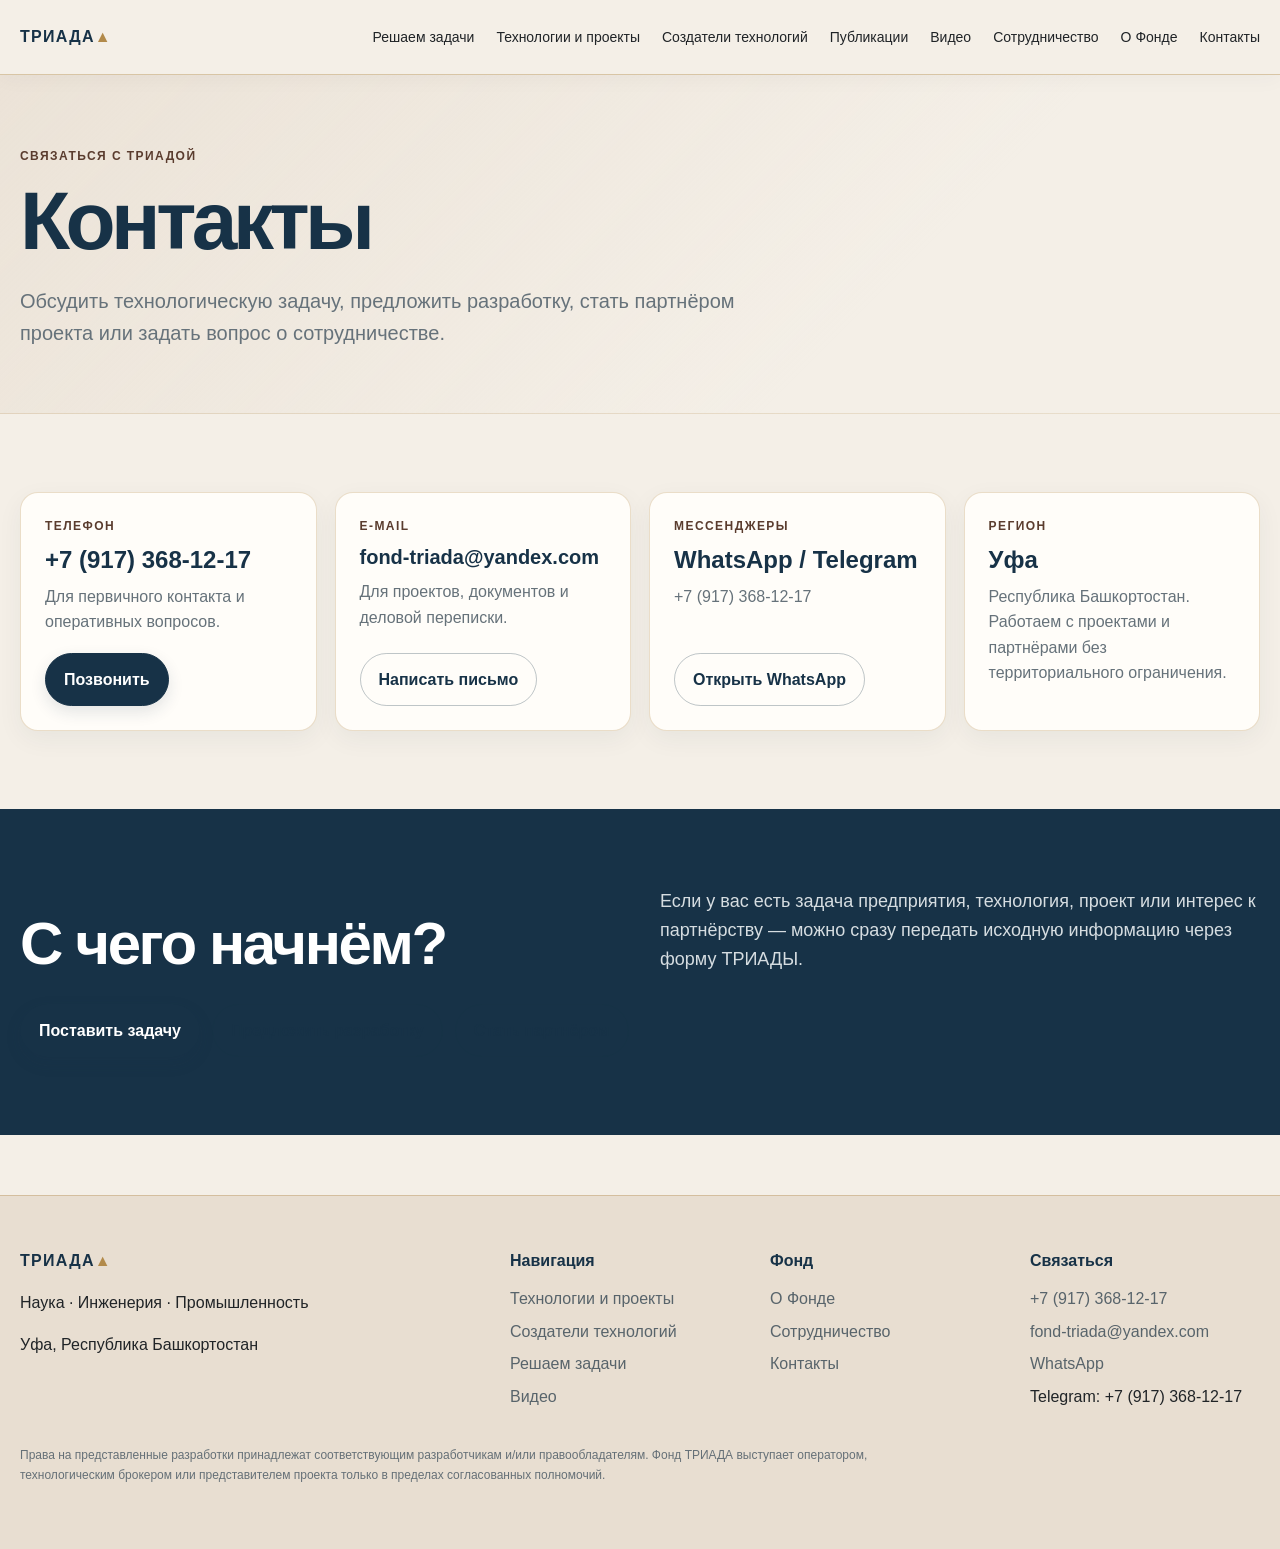
<file: contacts.html>
<!doctype html><html lang="ru"><head><meta charset="utf-8"><meta name="viewport" content="width=device-width,initial-scale=1"><title>Контакты — ТРИАДА</title><style>
:root{
  --bg:#f4efe7;--ink:#202427;--muted:#66727a;--red:#5a3c2e;--blue:#173247;--brown:#5a3c2e;--gold:#b28a4a;--sand:#e8ded1;--line:#d3c6b7;--white:#fffdf9;
  --max:1320px;--radius:18px;--shadow:0 14px 38px rgba(23,50,71,.09)
}
*{box-sizing:border-box}html{scroll-behavior:smooth}body{margin:0;background:var(--bg);color:var(--ink);font:16px/1.6 Inter,Arial,sans-serif}
a{color:inherit;text-decoration:none}img{max-width:100%;display:block}button,input,textarea,select{font:inherit}
.container{width:min(calc(100% - 40px),var(--max));margin:auto}.site-header{position:sticky;top:0;z-index:50;background:rgba(244,239,231,.95);backdrop-filter:blur(14px);border-bottom:1px solid rgba(178,138,74,.42);box-shadow:0 4px 20px rgba(23,50,71,.035)}
.header-inner{height:74px;display:flex;align-items:center;gap:28px}.brand{font-weight:800;letter-spacing:.08em;color:var(--blue)}.brand span{color:var(--gold)}.nav{margin-left:auto;display:flex;gap:22px;align-items:center;font-size:14px}.nav a{transition:color .2s ease}.nav a:hover{color:var(--brown)}.nav-toggle{display:none;margin-left:auto;background:none;border:0;font-size:24px;color:var(--blue)}
.hero{padding:96px 0 76px;background:linear-gradient(135deg,rgba(232,222,209,.62),rgba(244,239,231,0) 62%)}.hero-grid{display:grid;grid-template-columns:1.1fr .9fr;gap:70px;align-items:center}.eyebrow{font-size:12px;letter-spacing:.12em;text-transform:uppercase;color:var(--brown);font-weight:800}.hero h1,.page-hero h1{font-size:clamp(48px,7vw,92px);line-height:.96;letter-spacing:-.055em;margin:16px 0 24px;max-width:900px;color:var(--blue)}.hero p,.page-hero p{font-size:20px;color:var(--muted);max-width:720px}.actions{display:flex;gap:12px;flex-wrap:wrap;margin-top:30px}.button{display:inline-flex;align-items:center;justify-content:center;padding:13px 18px;border-radius:999px;background:var(--blue);color:white;font-weight:700;border:1px solid var(--blue);box-shadow:0 6px 16px rgba(23,50,71,.12);transition:transform .18s ease,background .18s ease,border-color .18s ease}.button:hover{background:var(--brown);border-color:var(--brown);transform:translateY(-1px)}.button.secondary{background:transparent;color:var(--blue);border-color:rgba(23,50,71,.28);box-shadow:none}.button.secondary:hover{background:var(--sand);color:var(--blue);border-color:var(--gold)}.button.dark{background:var(--brown);border-color:var(--brown)}.button.dark:hover{background:var(--blue);border-color:var(--blue)}.text-link{font-weight:700;color:var(--brown);border-bottom:1px solid rgba(90,60,46,.45)}
.triad-diagram{min-height:420px;position:relative;border:1px solid rgba(178,138,74,.42);border-radius:32px;background:linear-gradient(150deg,#173247,#284b61);overflow:hidden;box-shadow:0 20px 48px rgba(23,50,71,.18)}.triad-diagram:before,.triad-diagram:after{content:"";position:absolute;border:1px solid rgba(178,138,74,.42);border-radius:50%;width:340px;height:340px;left:50%;top:50%;transform:translate(-50%,-50%)}.triad-diagram:after{width:220px;height:220px}.node{position:absolute;padding:12px 16px;border-radius:999px;background:rgba(255,253,249,.94);color:var(--blue);border:1px solid rgba(178,138,74,.65);font-weight:800;box-shadow:0 10px 28px rgba(9,24,34,.18)}.n1{top:18%;left:12%}.n2{top:56%;left:41%}.n3{bottom:14%;right:9%}.pulse{position:absolute;width:12px;height:12px;background:var(--gold);border-radius:50%;left:50%;top:50%;transform:translate(-50%,-50%);box-shadow:0 0 0 14px rgba(178,138,74,.16)}
section{padding:78px 0}.section-head{display:grid;grid-template-columns:1fr 1fr;gap:40px;align-items:end;margin-bottom:30px}.section-head h2{font-size:clamp(34px,5vw,60px);line-height:1.02;letter-spacing:-.04em;margin:0;color:var(--blue)}.section-head p{color:var(--muted);font-size:18px;margin:0}.grid{display:grid;gap:18px}.grid-4{grid-template-columns:repeat(4,1fr)}.grid-3{grid-template-columns:repeat(3,1fr)}.grid-2{grid-template-columns:repeat(2,1fr)}
.card{background:var(--white);border:1px solid rgba(178,138,74,.28);border-radius:var(--radius);padding:24px;min-height:210px;display:flex;flex-direction:column;box-shadow:0 8px 26px rgba(23,50,71,.055)}.card h3{font-size:24px;line-height:1.15;margin:10px 0;color:var(--blue)}.card p{color:var(--muted);margin:0 0 18px}.card .button,.card .text-link{margin-top:auto;align-self:flex-start}.card-actions{margin-top:auto;display:flex;flex-direction:column;gap:12px;align-items:flex-start}.meta{color:var(--blue);font-size:13px;margin:0 0 16px}.portrait{aspect-ratio:4/3;object-fit:cover;border-radius:12px;margin-bottom:18px;background:#e5ddd2}
.problem-grid .card{min-height:170px}.problem-grid h3{font-size:22px}.dark-section{background:var(--blue);color:white}.dark-section .section-head h2{color:white}.dark-section .section-head p,.dark-section .card p{color:#d6dde1}.dark-section .card{background:#203e52;border-color:#3b5d72;box-shadow:none}.dark-section .card h3{color:white}.dark-section .eyebrow{color:#d9bd86}
.steps{display:grid;grid-template-columns:repeat(6,1fr);gap:1px;background:rgba(178,138,74,.34);border:1px solid rgba(178,138,74,.34);border-radius:var(--radius);overflow:hidden}.step{background:var(--white);padding:22px}.step b{font-size:28px;color:var(--brown)}.step h3{font-size:17px;margin:24px 0 7px;color:var(--blue)}.step p{font-size:13px;color:var(--muted);margin:0}.dark-section .step{background:#f7f2ea}.dark-section .step h3{color:var(--blue)}
.page-hero{padding:72px 0 44px;background:linear-gradient(135deg,rgba(232,222,209,.72),rgba(244,239,231,0) 68%);border-bottom:1px solid rgba(178,138,74,.18)}.page-hero h1{font-size:clamp(44px,7vw,82px)}.filters{display:flex;gap:8px;flex-wrap:wrap;margin:18px 0 28px}.filter{border:1px solid rgba(23,50,71,.2);background:var(--white);color:var(--blue);border-radius:999px;padding:9px 13px}.filter:hover{border-color:var(--gold);background:var(--sand)}.search{width:100%;padding:16px;border:1px solid var(--line);border-radius:14px;background:var(--white);font-size:18px}.empty{padding:34px;border:1px dashed var(--line);border-radius:var(--radius);color:var(--muted);background:var(--white)}
.detail-grid{display:grid;grid-template-columns:2fr 1fr;gap:44px}.detail-content h2{font-size:34px;letter-spacing:-.03em;margin:48px 0 12px;color:var(--blue)}.detail-sidebar{position:sticky;top:100px;height:max-content}.fact{padding:14px 0;border-bottom:1px solid var(--line)}.fact span{display:block;color:var(--muted);font-size:12px;text-transform:uppercase;letter-spacing:.08em}.fact b{display:block;margin-top:5px}.evidence-scale{display:grid;grid-template-columns:repeat(7,1fr);gap:4px;margin-top:18px}.evidence-scale span{height:8px;border-radius:99px;background:#ded4c7}.evidence-scale span.on{background:var(--gold)}
.form-card{background:var(--white);border:1px solid rgba(178,138,74,.32);border-radius:var(--radius);padding:28px;box-shadow:0 10px 30px rgba(23,50,71,.055)}.form-grid{display:grid;grid-template-columns:1fr 1fr;gap:16px}.form-grid .full{grid-column:1/-1}label{font-weight:700;font-size:13px}input,textarea,select{width:100%;padding:13px;border:1px solid var(--line);border-radius:10px;background:var(--white);margin-top:6px;color:var(--ink)}input:focus,textarea:focus,select:focus{outline:2px solid rgba(178,138,74,.22);border-color:var(--gold)}textarea{min-height:120px;resize:vertical}.form-status{margin-top:12px;color:var(--blue)}.hp{position:absolute;left:-9999px}
.footer{padding:52px 0;border-top:1px solid rgba(178,138,74,.38);margin-top:60px;background:var(--sand)}.footer-grid{display:grid;grid-template-columns:2fr repeat(3,1fr);gap:30px}.footer h4{margin:0 0 12px;color:var(--blue)}.footer a{display:block;color:#58646b;margin:7px 0}.footer a:hover{color:var(--brown)}.legal{font-size:12px;color:#657077;margin-top:30px;max-width:900px}
@media(max-width:980px){.nav{display:none;position:absolute;left:20px;right:20px;top:74px;background:var(--white);border:1px solid var(--line);border-radius:14px;padding:16px;flex-direction:column;align-items:flex-start}.nav.open{display:flex}.nav-toggle{display:block}.hero-grid,.section-head,.detail-grid{grid-template-columns:1fr}.triad-diagram{min-height:320px}.grid-4{grid-template-columns:repeat(2,1fr)}.grid-3{grid-template-columns:1fr 1fr}.steps{grid-template-columns:repeat(2,1fr)}.detail-sidebar{position:static}.footer-grid{grid-template-columns:1fr 1fr}.hero{padding-top:60px}}
@media(max-width:620px){.container{width:min(calc(100% - 28px),var(--max))}.hero h1,.page-hero h1{font-size:48px}.hero p,.page-hero p{font-size:17px}.grid-4,.grid-3,.grid-2,.form-grid,.footer-grid{grid-template-columns:1fr}.steps{grid-template-columns:1fr}.evidence-scale{grid-template-columns:repeat(7,1fr)}section{padding:56px 0}.section-head{gap:18px}.card{min-height:unset}}

</style><script>
// После публикации Google Apps Script Web App вставьте URL /exec сюда.
window.TRIADA_CONFIG = {
  API_URL: 'https://script.google.com/macros/s/AKfycbx8Can62cXNw6nDtf886QBsCSZgSdFpAb1yBS1tljeRZTxrNdUVg59lQ1ZYYLkka4c6/exec',
  SITE_NAME: 'Фонд ТРИАДА',
  CONTACT_EMAIL: 'fond-triada@yandex.com',
  CONTACT_PHONE: '+79173681217',
  CONTACT_PHONE_DISPLAY: '+7 (917) 368-12-17',
  WHATSAPP_URL: 'https://wa.me/79173681217'
};

</script><script>
(function(){
  const cfg = () => window.TRIADA_CONFIG || {};
  const demo = {
    ok:true, generatedAt:new Date().toISOString(),
    projects:[], creators:[], challenges:[], competences:[], publications:[]
  };
  function configured(){ const u=cfg().API_URL||''; return /^https:\/\//.test(u) && !u.includes('PASTE_'); }
  async function get(action, params={}){
    if(!configured()) return action==='bootstrap'?demo:{ok:false,error:'API не подключён'};
    const u=new URL(cfg().API_URL);
    u.searchParams.set('action',action);
    Object.entries(params).forEach(([k,v])=>u.searchParams.set(k,v));
    const r=await fetch(u.toString(),{redirect:'follow',cache:'no-store'});
    if(!r.ok) throw new Error('Ошибка API: '+r.status);
    return r.json();
  }
  async function submit(payload){
    if(!configured()) throw new Error('Сначала подключите Apps Script API в assets/js/config.js');
    const r=await fetch(cfg().API_URL,{method:'POST',redirect:'follow',headers:{'Content-Type':'text/plain;charset=utf-8'},body:JSON.stringify(payload)});
    if(!r.ok) throw new Error('Не удалось отправить форму');
    return r.json();
  }
  window.TriadaAPI={get,submit,configured};
})();

</script><script>
(function(){
  const esc=s=>String(s??'').replace(/[&<>"']/g,m=>({'&':'&amp;','<':'&lt;','>':'&gt;','"':'&quot;',"'":'&#39;'}[m]));
  const qs=k=>new URLSearchParams(location.search).get(k)||'';
  const list=v=>Array.isArray(v)?v:(v?String(v).split(/[,;]+/).map(x=>x.trim()).filter(Boolean):[]);
  function stageLabel(s){return ({IDEA:'Идея',CONCEPT:'Концепция',LAB:'Лаборатория',PROTOTYPE:'Прототип',PILOT:'Пилот',DEMO:'Демонстрация',INDUSTRIAL:'Промышленная эксплуатация','SCALE-UP':'Масштабирование'})[s]||s||''}
  function projectCard(p){return `<article class="card project-card"><div class="eyebrow">${esc(p.direction||'Технологический проект')} · ${esc(stageLabel(p.stage))}</div><h3>${esc(p.name)}</h3><p>${esc(p.lead||p.problem||'')}</p><div class="meta"><span>${esc(p.need||'')}</span></div><div class="card-actions"><a class="button" href="project.html?id=${encodeURIComponent(p.id)}">Познакомиться с проектом</a><a class="text-link" href="cooperation.html?project=${encodeURIComponent(p.id)}">Обсудить с ТРИАДОЙ →</a></div></article>`}
  function creatorCard(c){return `<article class="card creator-card">${c.photo?`<img class="portrait" src="${esc(c.photo)}" alt="${esc(c.name)}">`:''}<div class="eyebrow">${esc((c.roles||[]).join(' · '))}</div><h3>${esc(c.name)}</h3><p>${esc(c.degree||c.title||c.tasks||'')}</p><a class="button secondary" href="creator.html?id=${encodeURIComponent(c.id)}">Познакомиться с создателем</a></article>`}
  function publicationCard(p){return `<article class="card"><div class="eyebrow">${esc(p.type||'Публикация')}</div><h3>${esc(p.title)}</h3><p>${esc(p.lead||'')}</p><a class="text-link" href="publications.html?id=${encodeURIComponent(p.id)}">Читать →</a></article>`}
  function bindMobileNav(){const b=document.querySelector('[data-nav-toggle]'), n=document.querySelector('[data-nav]');if(b&&n)b.onclick=()=>n.classList.toggle('open')}
  async function submitForm(form){const status=form.querySelector('[data-form-status]'); const data=Object.fromEntries(new FormData(form).entries()); try{status.textContent='Отправляем…';const r=await TriadaAPI.submit(data);if(!r.ok)throw new Error(r.error||'Ошибка');status.textContent='Спасибо. Заявка принята: '+r.id;form.reset()}catch(e){status.textContent=e.message}}
  window.TriadaUI={esc,qs,list,stageLabel,projectCard,creatorCard,publicationCard,bindMobileNav,submitForm};
  document.addEventListener('DOMContentLoaded',bindMobileNav);
})();

</script></head><body><header class="site-header"><div class="container header-inner"><a class="brand" href="index.html">ТРИАДА<span>▲</span></a><nav class="nav" data-nav><a href="challenges.html">Решаем задачи</a><a href="projects.html">Технологии и проекты</a><a href="creators.html">Создатели технологий</a><a href="publications.html">Публикации</a><a href="videos.html">Видео</a><a href="cooperation.html">Сотрудничество</a><a href="about.html">О Фонде</a><a href="contacts.html">Контакты</a></nav><button class="nav-toggle" data-nav-toggle aria-label="Меню">☰</button></div></header><main>
<section class="page-hero"><div class="container"><div class="eyebrow">Связаться с ТРИАДОЙ</div><h1>Контакты</h1><p>Обсудить технологическую задачу, предложить разработку, стать партнёром проекта или задать вопрос о сотрудничестве.</p></div></section>
<section><div class="container"><div class="grid grid-4">
<article class="card"><div class="eyebrow">Телефон</div><h3>+7 (917) 368-12-17</h3><p>Для первичного контакта и оперативных вопросов.</p><a class="button" href="tel:+79173681217">Позвонить</a></article>
<article class="card"><div class="eyebrow">E-mail</div><h3 style="font-size:20px">fond-triada@yandex.com</h3><p>Для проектов, документов и деловой переписки.</p><a class="button secondary" href="mailto:fond-triada@yandex.com">Написать письмо</a></article>
<article class="card"><div class="eyebrow">Мессенджеры</div><h3>WhatsApp / Telegram</h3><p>+7 (917) 368-12-17</p><a class="button secondary" href="https://wa.me/79173681217" target="_blank" rel="noopener">Открыть WhatsApp</a></article>
<article class="card"><div class="eyebrow">Регион</div><h3>Уфа</h3><p>Республика Башкортостан. Работаем с проектами и партнёрами без территориального ограничения.</p></article>
</div></div></section>
<section class="dark-section"><div class="container"><div class="section-head"><h2>С чего начнём?</h2><p>Если у вас есть задача предприятия, технология, проект или интерес к партнёрству — можно сразу передать исходную информацию через форму ТРИАДЫ.</p></div><div class="actions"><a class="button" href="cooperation.html?form=challenge">Поставить задачу</a><a class="button secondary" href="cooperation.html?form=technology">Предложить разработку</a><a class="button secondary" href="cooperation.html?form=partner">Стать партнёром</a></div></div></section>
</main><footer class="footer"><div class="container"><div class="footer-grid"><div><div class="brand">ТРИАДА<span>▲</span></div><p class="muted">Наука · Инженерия · Промышленность</p><p class="muted">Уфа, Республика Башкортостан</p></div><div><h4>Навигация</h4><a href="projects.html">Технологии и проекты</a><a href="creators.html">Создатели технологий</a><a href="challenges.html">Решаем задачи</a><a href="videos.html">Видео</a></div><div><h4>Фонд</h4><a href="about.html">О Фонде</a><a href="cooperation.html">Сотрудничество</a><a href="contacts.html">Контакты</a></div><div><h4>Связаться</h4><a href="tel:+79173681217">+7 (917) 368-12-17</a><a href="mailto:fond-triada@yandex.com">fond-triada@yandex.com</a><a href="https://wa.me/79173681217" target="_blank" rel="noopener">WhatsApp</a><span class="muted">Telegram: +7 (917) 368-12-17</span></div></div><p class="legal">Права на представленные разработки принадлежат соответствующим разработчикам и/или правообладателям. Фонд ТРИАДА выступает оператором, технологическим брокером или представителем проекта только в пределах согласованных полномочий.</p></div></footer><script>document.addEventListener('DOMContentLoaded',()=>{if(window.TriadaUI)TriadaUI.bindMobileNav()});</script></body></html>
</file>
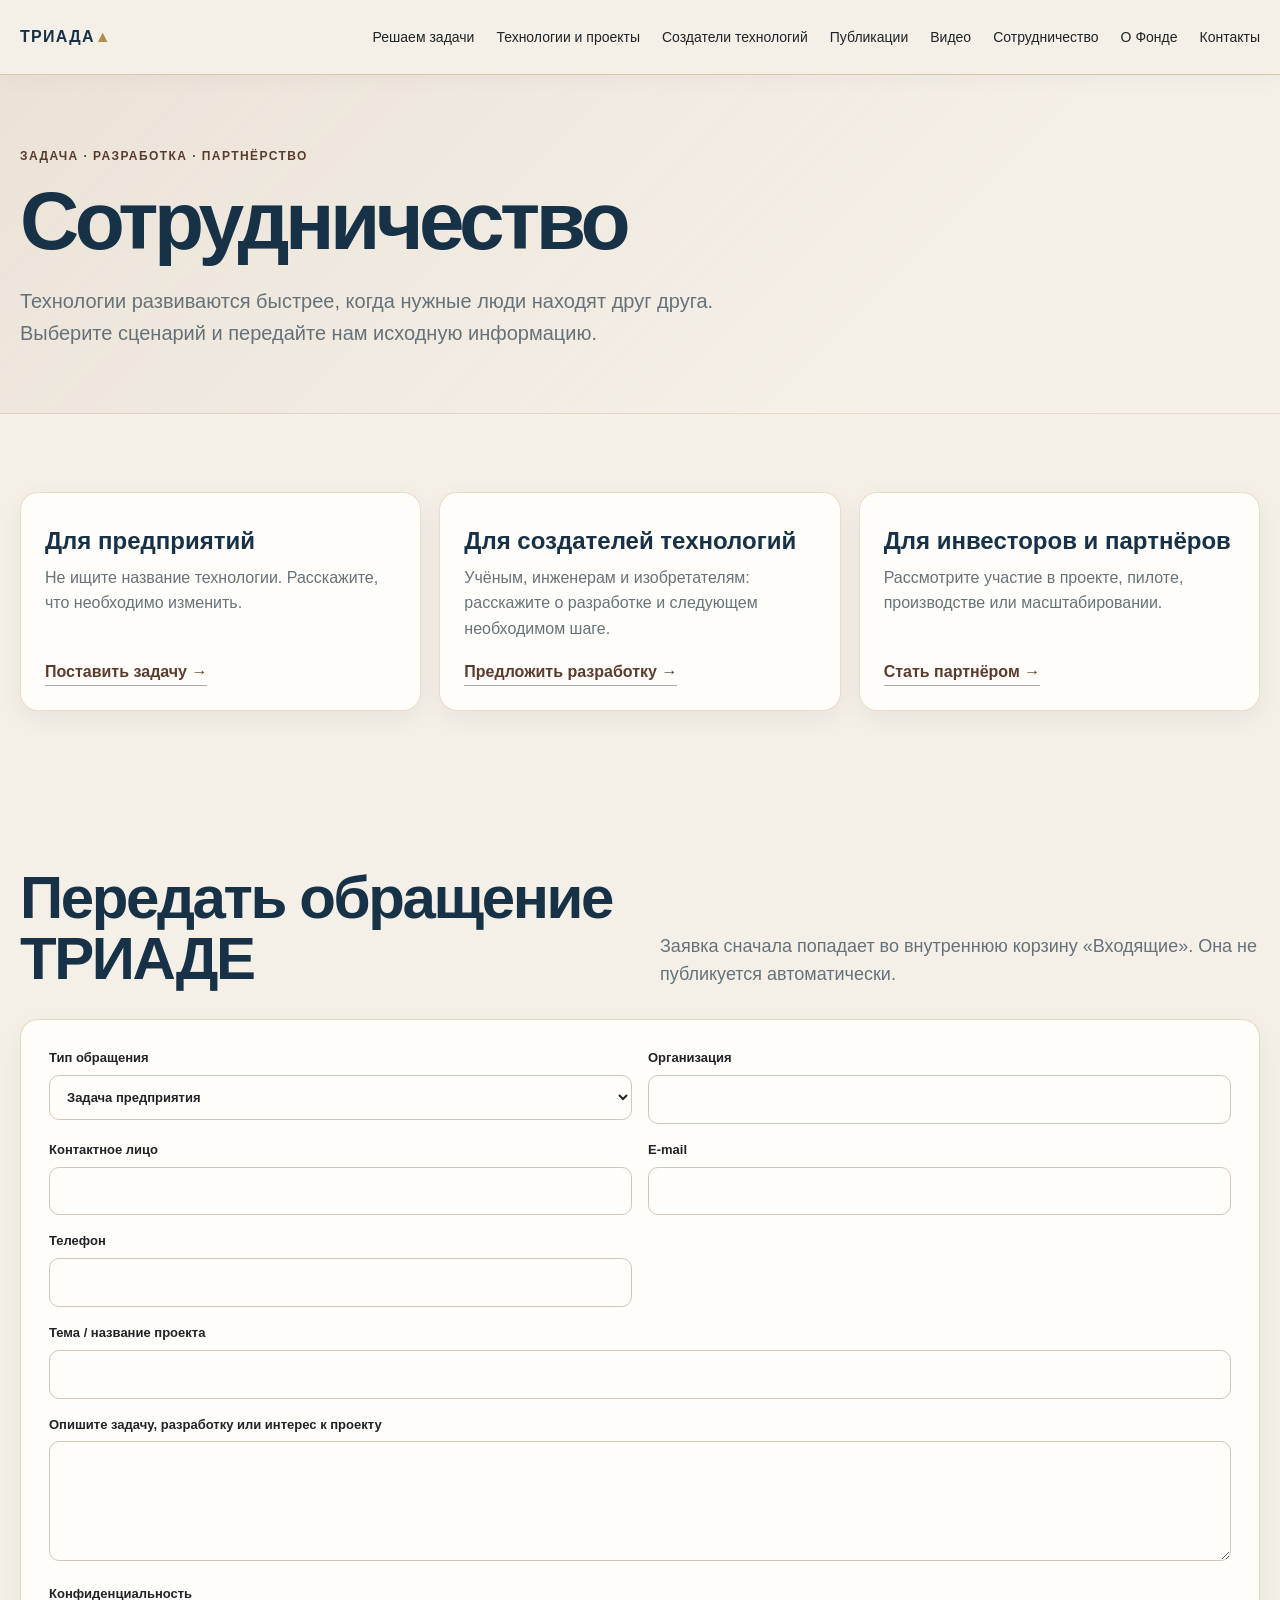
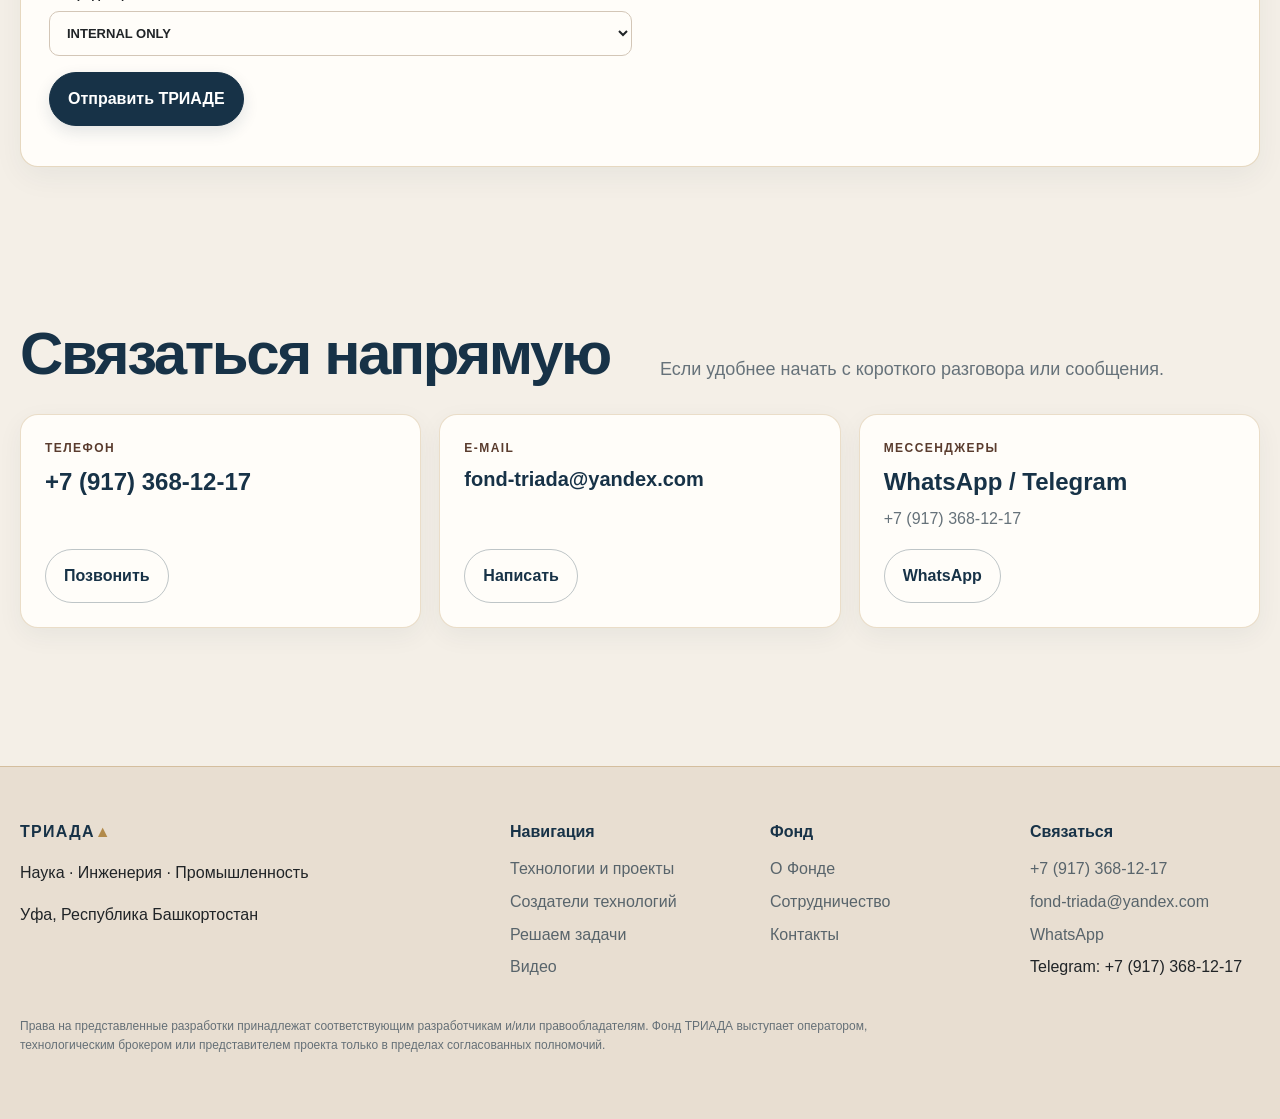
<file: cooperation.html>
<!doctype html><html lang="ru"><head><meta charset="utf-8"><meta name="viewport" content="width=device-width,initial-scale=1"><title>Сотрудничество — ТРИАДА</title><style>
:root{
  --bg:#f4efe7;--ink:#202427;--muted:#66727a;--red:#5a3c2e;--blue:#173247;--brown:#5a3c2e;--gold:#b28a4a;--sand:#e8ded1;--line:#d3c6b7;--white:#fffdf9;
  --max:1320px;--radius:18px;--shadow:0 14px 38px rgba(23,50,71,.09)
}
*{box-sizing:border-box}html{scroll-behavior:smooth}body{margin:0;background:var(--bg);color:var(--ink);font:16px/1.6 Inter,Arial,sans-serif}
a{color:inherit;text-decoration:none}img{max-width:100%;display:block}button,input,textarea,select{font:inherit}
.container{width:min(calc(100% - 40px),var(--max));margin:auto}.site-header{position:sticky;top:0;z-index:50;background:rgba(244,239,231,.95);backdrop-filter:blur(14px);border-bottom:1px solid rgba(178,138,74,.42);box-shadow:0 4px 20px rgba(23,50,71,.035)}
.header-inner{height:74px;display:flex;align-items:center;gap:28px}.brand{font-weight:800;letter-spacing:.08em;color:var(--blue)}.brand span{color:var(--gold)}.nav{margin-left:auto;display:flex;gap:22px;align-items:center;font-size:14px}.nav a{transition:color .2s ease}.nav a:hover{color:var(--brown)}.nav-toggle{display:none;margin-left:auto;background:none;border:0;font-size:24px;color:var(--blue)}
.hero{padding:96px 0 76px;background:linear-gradient(135deg,rgba(232,222,209,.62),rgba(244,239,231,0) 62%)}.hero-grid{display:grid;grid-template-columns:1.1fr .9fr;gap:70px;align-items:center}.eyebrow{font-size:12px;letter-spacing:.12em;text-transform:uppercase;color:var(--brown);font-weight:800}.hero h1,.page-hero h1{font-size:clamp(48px,7vw,92px);line-height:.96;letter-spacing:-.055em;margin:16px 0 24px;max-width:900px;color:var(--blue)}.hero p,.page-hero p{font-size:20px;color:var(--muted);max-width:720px}.actions{display:flex;gap:12px;flex-wrap:wrap;margin-top:30px}.button{display:inline-flex;align-items:center;justify-content:center;padding:13px 18px;border-radius:999px;background:var(--blue);color:white;font-weight:700;border:1px solid var(--blue);box-shadow:0 6px 16px rgba(23,50,71,.12);transition:transform .18s ease,background .18s ease,border-color .18s ease}.button:hover{background:var(--brown);border-color:var(--brown);transform:translateY(-1px)}.button.secondary{background:transparent;color:var(--blue);border-color:rgba(23,50,71,.28);box-shadow:none}.button.secondary:hover{background:var(--sand);color:var(--blue);border-color:var(--gold)}.button.dark{background:var(--brown);border-color:var(--brown)}.button.dark:hover{background:var(--blue);border-color:var(--blue)}.text-link{font-weight:700;color:var(--brown);border-bottom:1px solid rgba(90,60,46,.45)}
.triad-diagram{min-height:420px;position:relative;border:1px solid rgba(178,138,74,.42);border-radius:32px;background:linear-gradient(150deg,#173247,#284b61);overflow:hidden;box-shadow:0 20px 48px rgba(23,50,71,.18)}.triad-diagram:before,.triad-diagram:after{content:"";position:absolute;border:1px solid rgba(178,138,74,.42);border-radius:50%;width:340px;height:340px;left:50%;top:50%;transform:translate(-50%,-50%)}.triad-diagram:after{width:220px;height:220px}.node{position:absolute;padding:12px 16px;border-radius:999px;background:rgba(255,253,249,.94);color:var(--blue);border:1px solid rgba(178,138,74,.65);font-weight:800;box-shadow:0 10px 28px rgba(9,24,34,.18)}.n1{top:18%;left:12%}.n2{top:56%;left:41%}.n3{bottom:14%;right:9%}.pulse{position:absolute;width:12px;height:12px;background:var(--gold);border-radius:50%;left:50%;top:50%;transform:translate(-50%,-50%);box-shadow:0 0 0 14px rgba(178,138,74,.16)}
section{padding:78px 0}.section-head{display:grid;grid-template-columns:1fr 1fr;gap:40px;align-items:end;margin-bottom:30px}.section-head h2{font-size:clamp(34px,5vw,60px);line-height:1.02;letter-spacing:-.04em;margin:0;color:var(--blue)}.section-head p{color:var(--muted);font-size:18px;margin:0}.grid{display:grid;gap:18px}.grid-4{grid-template-columns:repeat(4,1fr)}.grid-3{grid-template-columns:repeat(3,1fr)}.grid-2{grid-template-columns:repeat(2,1fr)}
.card{background:var(--white);border:1px solid rgba(178,138,74,.28);border-radius:var(--radius);padding:24px;min-height:210px;display:flex;flex-direction:column;box-shadow:0 8px 26px rgba(23,50,71,.055)}.card h3{font-size:24px;line-height:1.15;margin:10px 0;color:var(--blue)}.card p{color:var(--muted);margin:0 0 18px}.card .button,.card .text-link{margin-top:auto;align-self:flex-start}.card-actions{margin-top:auto;display:flex;flex-direction:column;gap:12px;align-items:flex-start}.meta{color:var(--blue);font-size:13px;margin:0 0 16px}.portrait{aspect-ratio:4/3;object-fit:cover;border-radius:12px;margin-bottom:18px;background:#e5ddd2}
.problem-grid .card{min-height:170px}.problem-grid h3{font-size:22px}.dark-section{background:var(--blue);color:white}.dark-section .section-head h2{color:white}.dark-section .section-head p,.dark-section .card p{color:#d6dde1}.dark-section .card{background:#203e52;border-color:#3b5d72;box-shadow:none}.dark-section .card h3{color:white}.dark-section .eyebrow{color:#d9bd86}
.steps{display:grid;grid-template-columns:repeat(6,1fr);gap:1px;background:rgba(178,138,74,.34);border:1px solid rgba(178,138,74,.34);border-radius:var(--radius);overflow:hidden}.step{background:var(--white);padding:22px}.step b{font-size:28px;color:var(--brown)}.step h3{font-size:17px;margin:24px 0 7px;color:var(--blue)}.step p{font-size:13px;color:var(--muted);margin:0}.dark-section .step{background:#f7f2ea}.dark-section .step h3{color:var(--blue)}
.page-hero{padding:72px 0 44px;background:linear-gradient(135deg,rgba(232,222,209,.72),rgba(244,239,231,0) 68%);border-bottom:1px solid rgba(178,138,74,.18)}.page-hero h1{font-size:clamp(44px,7vw,82px)}.filters{display:flex;gap:8px;flex-wrap:wrap;margin:18px 0 28px}.filter{border:1px solid rgba(23,50,71,.2);background:var(--white);color:var(--blue);border-radius:999px;padding:9px 13px}.filter:hover{border-color:var(--gold);background:var(--sand)}.search{width:100%;padding:16px;border:1px solid var(--line);border-radius:14px;background:var(--white);font-size:18px}.empty{padding:34px;border:1px dashed var(--line);border-radius:var(--radius);color:var(--muted);background:var(--white)}
.detail-grid{display:grid;grid-template-columns:2fr 1fr;gap:44px}.detail-content h2{font-size:34px;letter-spacing:-.03em;margin:48px 0 12px;color:var(--blue)}.detail-sidebar{position:sticky;top:100px;height:max-content}.fact{padding:14px 0;border-bottom:1px solid var(--line)}.fact span{display:block;color:var(--muted);font-size:12px;text-transform:uppercase;letter-spacing:.08em}.fact b{display:block;margin-top:5px}.evidence-scale{display:grid;grid-template-columns:repeat(7,1fr);gap:4px;margin-top:18px}.evidence-scale span{height:8px;border-radius:99px;background:#ded4c7}.evidence-scale span.on{background:var(--gold)}
.form-card{background:var(--white);border:1px solid rgba(178,138,74,.32);border-radius:var(--radius);padding:28px;box-shadow:0 10px 30px rgba(23,50,71,.055)}.form-grid{display:grid;grid-template-columns:1fr 1fr;gap:16px}.form-grid .full{grid-column:1/-1}label{font-weight:700;font-size:13px}input,textarea,select{width:100%;padding:13px;border:1px solid var(--line);border-radius:10px;background:var(--white);margin-top:6px;color:var(--ink)}input:focus,textarea:focus,select:focus{outline:2px solid rgba(178,138,74,.22);border-color:var(--gold)}textarea{min-height:120px;resize:vertical}.form-status{margin-top:12px;color:var(--blue)}.hp{position:absolute;left:-9999px}
.footer{padding:52px 0;border-top:1px solid rgba(178,138,74,.38);margin-top:60px;background:var(--sand)}.footer-grid{display:grid;grid-template-columns:2fr repeat(3,1fr);gap:30px}.footer h4{margin:0 0 12px;color:var(--blue)}.footer a{display:block;color:#58646b;margin:7px 0}.footer a:hover{color:var(--brown)}.legal{font-size:12px;color:#657077;margin-top:30px;max-width:900px}
@media(max-width:980px){.nav{display:none;position:absolute;left:20px;right:20px;top:74px;background:var(--white);border:1px solid var(--line);border-radius:14px;padding:16px;flex-direction:column;align-items:flex-start}.nav.open{display:flex}.nav-toggle{display:block}.hero-grid,.section-head,.detail-grid{grid-template-columns:1fr}.triad-diagram{min-height:320px}.grid-4{grid-template-columns:repeat(2,1fr)}.grid-3{grid-template-columns:1fr 1fr}.steps{grid-template-columns:repeat(2,1fr)}.detail-sidebar{position:static}.footer-grid{grid-template-columns:1fr 1fr}.hero{padding-top:60px}}
@media(max-width:620px){.container{width:min(calc(100% - 28px),var(--max))}.hero h1,.page-hero h1{font-size:48px}.hero p,.page-hero p{font-size:17px}.grid-4,.grid-3,.grid-2,.form-grid,.footer-grid{grid-template-columns:1fr}.steps{grid-template-columns:1fr}.evidence-scale{grid-template-columns:repeat(7,1fr)}section{padding:56px 0}.section-head{gap:18px}.card{min-height:unset}}

</style><script>
// После публикации Google Apps Script Web App вставьте URL /exec сюда.
window.TRIADA_CONFIG = {
  API_URL: 'https://script.google.com/macros/s/AKfycbx8Can62cXNw6nDtf886QBsCSZgSdFpAb1yBS1tljeRZTxrNdUVg59lQ1ZYYLkka4c6/exec',
  SITE_NAME: 'Фонд ТРИАДА',
  CONTACT_EMAIL: 'fond-triada@yandex.com',
  CONTACT_PHONE: '+79173681217',
  CONTACT_PHONE_DISPLAY: '+7 (917) 368-12-17',
  WHATSAPP_URL: 'https://wa.me/79173681217'
};

</script><script>
(function(){
  const cfg = () => window.TRIADA_CONFIG || {};
  const demo = {
    ok:true, generatedAt:new Date().toISOString(),
    projects:[], creators:[], challenges:[], competences:[], publications:[]
  };
  function configured(){ const u=cfg().API_URL||''; return /^https:\/\//.test(u) && !u.includes('PASTE_'); }
  async function get(action, params={}){
    if(!configured()) return action==='bootstrap'?demo:{ok:false,error:'API не подключён'};
    const u=new URL(cfg().API_URL);
    u.searchParams.set('action',action);
    Object.entries(params).forEach(([k,v])=>u.searchParams.set(k,v));
    const r=await fetch(u.toString(),{redirect:'follow',cache:'no-store'});
    if(!r.ok) throw new Error('Ошибка API: '+r.status);
    return r.json();
  }
  async function submit(payload){
    if(!configured()) throw new Error('Сначала подключите Apps Script API в assets/js/config.js');
    const r=await fetch(cfg().API_URL,{method:'POST',redirect:'follow',headers:{'Content-Type':'text/plain;charset=utf-8'},body:JSON.stringify(payload)});
    if(!r.ok) throw new Error('Не удалось отправить форму');
    return r.json();
  }
  window.TriadaAPI={get,submit,configured};
})();

</script><script>
(function(){
  const esc=s=>String(s??'').replace(/[&<>"']/g,m=>({'&':'&amp;','<':'&lt;','>':'&gt;','"':'&quot;',"'":'&#39;'}[m]));
  const qs=k=>new URLSearchParams(location.search).get(k)||'';
  const list=v=>Array.isArray(v)?v:(v?String(v).split(/[,;]+/).map(x=>x.trim()).filter(Boolean):[]);
  function stageLabel(s){return ({IDEA:'Идея',CONCEPT:'Концепция',LAB:'Лаборатория',PROTOTYPE:'Прототип',PILOT:'Пилот',DEMO:'Демонстрация',INDUSTRIAL:'Промышленная эксплуатация','SCALE-UP':'Масштабирование'})[s]||s||''}
  function projectCard(p){return `<article class="card project-card"><div class="eyebrow">${esc(p.direction||'Технологический проект')} · ${esc(stageLabel(p.stage))}</div><h3>${esc(p.name)}</h3><p>${esc(p.lead||p.problem||'')}</p><div class="meta"><span>${esc(p.need||'')}</span></div><div class="card-actions"><a class="button" href="project.html?id=${encodeURIComponent(p.id)}">Познакомиться с проектом</a><a class="text-link" href="cooperation.html?project=${encodeURIComponent(p.id)}">Обсудить с ТРИАДОЙ →</a></div></article>`}
  function creatorCard(c){return `<article class="card creator-card">${c.photo?`<img class="portrait" src="${esc(c.photo)}" alt="${esc(c.name)}">`:''}<div class="eyebrow">${esc((c.roles||[]).join(' · '))}</div><h3>${esc(c.name)}</h3><p>${esc(c.degree||c.title||c.tasks||'')}</p><a class="button secondary" href="creator.html?id=${encodeURIComponent(c.id)}">Познакомиться с создателем</a></article>`}
  function publicationCard(p){return `<article class="card"><div class="eyebrow">${esc(p.type||'Публикация')}</div><h3>${esc(p.title)}</h3><p>${esc(p.lead||'')}</p><a class="text-link" href="publications.html?id=${encodeURIComponent(p.id)}">Читать →</a></article>`}
  function bindMobileNav(){const b=document.querySelector('[data-nav-toggle]'), n=document.querySelector('[data-nav]');if(b&&n)b.onclick=()=>n.classList.toggle('open')}
  async function submitForm(form){const status=form.querySelector('[data-form-status]'); const data=Object.fromEntries(new FormData(form).entries()); try{status.textContent='Отправляем…';const r=await TriadaAPI.submit(data);if(!r.ok)throw new Error(r.error||'Ошибка');status.textContent='Спасибо. Заявка принята: '+r.id;form.reset()}catch(e){status.textContent=e.message}}
  window.TriadaUI={esc,qs,list,stageLabel,projectCard,creatorCard,publicationCard,bindMobileNav,submitForm};
  document.addEventListener('DOMContentLoaded',bindMobileNav);
})();

</script></head><body>
<header class="site-header"><div class="container header-inner"><a class="brand" href="index.html">ТРИАДА<span>▲</span></a><nav class="nav" data-nav><a href="challenges.html">Решаем задачи</a><a href="projects.html">Технологии и проекты</a><a href="creators.html">Создатели технологий</a><a href="publications.html">Публикации</a><a href="videos.html">Видео</a><a href="cooperation.html">Сотрудничество</a><a href="about.html">О Фонде</a><a href="contacts.html">Контакты</a></nav><button class="nav-toggle" data-nav-toggle aria-label="Меню">☰</button></div></header>
<main><section class="page-hero"><div class="container"><div class="eyebrow">Задача · Разработка · Партнёрство</div><h1>Сотрудничество</h1><p>Технологии развиваются быстрее, когда нужные люди находят друг друга. Выберите сценарий и передайте нам исходную информацию.</p></div></section>
<section><div class="container"><div class="grid grid-3"><article class="card"><h3>Для предприятий</h3><p>Не ищите название технологии. Расскажите, что необходимо изменить.</p><a class="text-link" href="#form" onclick="setForm('Задача предприятия')">Поставить задачу →</a></article><article class="card"><h3>Для создателей технологий</h3><p>Учёным, инженерам и изобретателям: расскажите о разработке и следующем необходимом шаге.</p><a class="text-link" href="#form" onclick="setForm('Разработка')">Предложить разработку →</a></article><article class="card"><h3>Для инвесторов и партнёров</h3><p>Рассмотрите участие в проекте, пилоте, производстве или масштабировании.</p><a class="text-link" href="#form" onclick="setForm('Партнёрство')">Стать партнёром →</a></article></div></div></section>
<section id="form"><div class="container"><div class="section-head"><h2>Передать обращение ТРИАДЕ</h2><p>Заявка сначала попадает во внутреннюю корзину «Входящие». Она не публикуется автоматически.</p></div><form class="form-card" id="contactForm"><div class="form-grid"><label>Тип обращения<select name="formType" id="formType"><option>Задача предприятия</option><option>Разработка</option><option>Запрос по проекту</option><option>Партнёрство</option><option>Инвестиционный интерес</option></select></label><label>Организация<input name="organization" autocomplete="organization"></label><label>Контактное лицо<input name="contactName" required autocomplete="name"></label><label>E-mail<input name="email" type="email" autocomplete="email"></label><label>Телефон<input name="phone" autocomplete="tel"></label><label class="full">Тема / название проекта<input name="subject" id="subject"></label><label class="full">Опишите задачу, разработку или интерес к проекту<textarea name="message" required></textarea></label><label>Конфиденциальность<select name="confidentiality"><option>INTERNAL ONLY</option><option>CONFIDENTIAL</option><option>LIMITED</option><option>PUBLIC</option></select></label><label class="hp">Website<input name="website" tabindex="-1" autocomplete="off"></label><div class="full"><button class="button" type="submit">Отправить ТРИАДЕ</button><div class="form-status" data-form-status></div></div></div></form></div></section><section><div class="container"><div class="section-head"><h2>Связаться напрямую</h2><p>Если удобнее начать с короткого разговора или сообщения.</p></div><div class="grid grid-3"><article class="card"><div class="eyebrow">Телефон</div><h3>+7 (917) 368-12-17</h3><a class="button secondary" href="tel:+79173681217">Позвонить</a></article><article class="card"><div class="eyebrow">E-mail</div><h3 style="font-size:20px">fond-triada@yandex.com</h3><a class="button secondary" href="mailto:fond-triada@yandex.com">Написать</a></article><article class="card"><div class="eyebrow">Мессенджеры</div><h3>WhatsApp / Telegram</h3><p>+7 (917) 368-12-17</p><a class="button secondary" href="https://wa.me/79173681217" target="_blank" rel="noopener">WhatsApp</a></article></div></div></section></main><footer class="footer"><div class="container"><div class="footer-grid"><div><div class="brand">ТРИАДА<span>▲</span></div><p class="muted">Наука · Инженерия · Промышленность</p><p class="muted">Уфа, Республика Башкортостан</p></div><div><h4>Навигация</h4><a href="projects.html">Технологии и проекты</a><a href="creators.html">Создатели технологий</a><a href="challenges.html">Решаем задачи</a><a href="videos.html">Видео</a></div><div><h4>Фонд</h4><a href="about.html">О Фонде</a><a href="cooperation.html">Сотрудничество</a><a href="contacts.html">Контакты</a></div><div><h4>Связаться</h4><a href="tel:+79173681217">+7 (917) 368-12-17</a><a href="mailto:fond-triada@yandex.com">fond-triada@yandex.com</a><a href="https://wa.me/79173681217" target="_blank" rel="noopener">WhatsApp</a><span class="muted">Telegram: +7 (917) 368-12-17</span></div></div><p class="legal">Права на представленные разработки принадлежат соответствующим разработчикам и/или правообладателям. Фонд ТРИАДА выступает оператором, технологическим брокером или представителем проекта только в пределах согласованных полномочий.</p></div></footer>
<script>function setForm(v){document.querySelector('#formType').value=v}window.addEventListener('DOMContentLoaded',()=>{const params=new URLSearchParams(location.search),form=params.get('form'),project=params.get('project'),creator=params.get('creator'),category=params.get('category'),challenge=params.get('challenge');if(form==='technology')setForm('Разработка');else if(form==='partner')setForm('Партнёрство');else if(form==='project'||project)setForm('Запрос по проекту');else setForm('Задача предприятия');if(project)document.querySelector('#subject').value='Проект '+project;if(creator)document.querySelector('#subject').value='Создатель технологии '+creator;if(category)document.querySelector('#subject').value='Задача: '+category;if(challenge)document.querySelector('#subject').value='Предложение решения для '+challenge;document.querySelector('#contactForm').addEventListener('submit',e=>{e.preventDefault();TriadaUI.submitForm(e.currentTarget)})});</script>
</body></html>
</file>
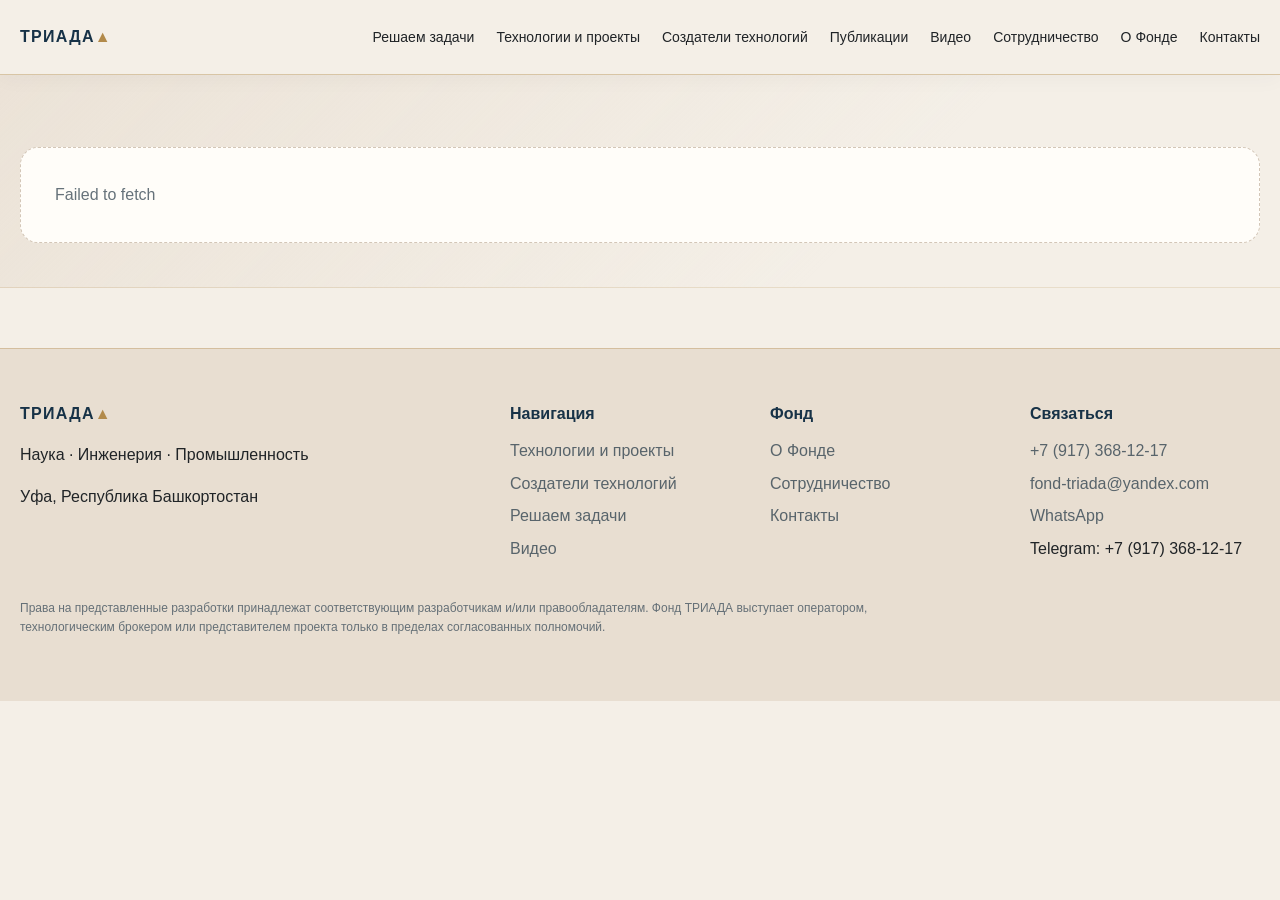
<file: creator.html>
<!doctype html><html lang="ru"><head><meta charset="utf-8"><meta name="viewport" content="width=device-width,initial-scale=1"><title>Создатель технологии — ТРИАДА</title><style>
:root{
  --bg:#f4efe7;--ink:#202427;--muted:#66727a;--red:#5a3c2e;--blue:#173247;--brown:#5a3c2e;--gold:#b28a4a;--sand:#e8ded1;--line:#d3c6b7;--white:#fffdf9;
  --max:1320px;--radius:18px;--shadow:0 14px 38px rgba(23,50,71,.09)
}
*{box-sizing:border-box}html{scroll-behavior:smooth}body{margin:0;background:var(--bg);color:var(--ink);font:16px/1.6 Inter,Arial,sans-serif}
a{color:inherit;text-decoration:none}img{max-width:100%;display:block}button,input,textarea,select{font:inherit}
.container{width:min(calc(100% - 40px),var(--max));margin:auto}.site-header{position:sticky;top:0;z-index:50;background:rgba(244,239,231,.95);backdrop-filter:blur(14px);border-bottom:1px solid rgba(178,138,74,.42);box-shadow:0 4px 20px rgba(23,50,71,.035)}
.header-inner{height:74px;display:flex;align-items:center;gap:28px}.brand{font-weight:800;letter-spacing:.08em;color:var(--blue)}.brand span{color:var(--gold)}.nav{margin-left:auto;display:flex;gap:22px;align-items:center;font-size:14px}.nav a{transition:color .2s ease}.nav a:hover{color:var(--brown)}.nav-toggle{display:none;margin-left:auto;background:none;border:0;font-size:24px;color:var(--blue)}
.hero{padding:96px 0 76px;background:linear-gradient(135deg,rgba(232,222,209,.62),rgba(244,239,231,0) 62%)}.hero-grid{display:grid;grid-template-columns:1.1fr .9fr;gap:70px;align-items:center}.eyebrow{font-size:12px;letter-spacing:.12em;text-transform:uppercase;color:var(--brown);font-weight:800}.hero h1,.page-hero h1{font-size:clamp(48px,7vw,92px);line-height:.96;letter-spacing:-.055em;margin:16px 0 24px;max-width:900px;color:var(--blue)}.hero p,.page-hero p{font-size:20px;color:var(--muted);max-width:720px}.actions{display:flex;gap:12px;flex-wrap:wrap;margin-top:30px}.button{display:inline-flex;align-items:center;justify-content:center;padding:13px 18px;border-radius:999px;background:var(--blue);color:white;font-weight:700;border:1px solid var(--blue);box-shadow:0 6px 16px rgba(23,50,71,.12);transition:transform .18s ease,background .18s ease,border-color .18s ease}.button:hover{background:var(--brown);border-color:var(--brown);transform:translateY(-1px)}.button.secondary{background:transparent;color:var(--blue);border-color:rgba(23,50,71,.28);box-shadow:none}.button.secondary:hover{background:var(--sand);color:var(--blue);border-color:var(--gold)}.button.dark{background:var(--brown);border-color:var(--brown)}.button.dark:hover{background:var(--blue);border-color:var(--blue)}.text-link{font-weight:700;color:var(--brown);border-bottom:1px solid rgba(90,60,46,.45)}
.triad-diagram{min-height:420px;position:relative;border:1px solid rgba(178,138,74,.42);border-radius:32px;background:linear-gradient(150deg,#173247,#284b61);overflow:hidden;box-shadow:0 20px 48px rgba(23,50,71,.18)}.triad-diagram:before,.triad-diagram:after{content:"";position:absolute;border:1px solid rgba(178,138,74,.42);border-radius:50%;width:340px;height:340px;left:50%;top:50%;transform:translate(-50%,-50%)}.triad-diagram:after{width:220px;height:220px}.node{position:absolute;padding:12px 16px;border-radius:999px;background:rgba(255,253,249,.94);color:var(--blue);border:1px solid rgba(178,138,74,.65);font-weight:800;box-shadow:0 10px 28px rgba(9,24,34,.18)}.n1{top:18%;left:12%}.n2{top:56%;left:41%}.n3{bottom:14%;right:9%}.pulse{position:absolute;width:12px;height:12px;background:var(--gold);border-radius:50%;left:50%;top:50%;transform:translate(-50%,-50%);box-shadow:0 0 0 14px rgba(178,138,74,.16)}
section{padding:78px 0}.section-head{display:grid;grid-template-columns:1fr 1fr;gap:40px;align-items:end;margin-bottom:30px}.section-head h2{font-size:clamp(34px,5vw,60px);line-height:1.02;letter-spacing:-.04em;margin:0;color:var(--blue)}.section-head p{color:var(--muted);font-size:18px;margin:0}.grid{display:grid;gap:18px}.grid-4{grid-template-columns:repeat(4,1fr)}.grid-3{grid-template-columns:repeat(3,1fr)}.grid-2{grid-template-columns:repeat(2,1fr)}
.card{background:var(--white);border:1px solid rgba(178,138,74,.28);border-radius:var(--radius);padding:24px;min-height:210px;display:flex;flex-direction:column;box-shadow:0 8px 26px rgba(23,50,71,.055)}.card h3{font-size:24px;line-height:1.15;margin:10px 0;color:var(--blue)}.card p{color:var(--muted);margin:0 0 18px}.card .button,.card .text-link{margin-top:auto;align-self:flex-start}.card-actions{margin-top:auto;display:flex;flex-direction:column;gap:12px;align-items:flex-start}.meta{color:var(--blue);font-size:13px;margin:0 0 16px}.portrait{aspect-ratio:4/3;object-fit:cover;border-radius:12px;margin-bottom:18px;background:#e5ddd2}
.problem-grid .card{min-height:170px}.problem-grid h3{font-size:22px}.dark-section{background:var(--blue);color:white}.dark-section .section-head h2{color:white}.dark-section .section-head p,.dark-section .card p{color:#d6dde1}.dark-section .card{background:#203e52;border-color:#3b5d72;box-shadow:none}.dark-section .card h3{color:white}.dark-section .eyebrow{color:#d9bd86}
.steps{display:grid;grid-template-columns:repeat(6,1fr);gap:1px;background:rgba(178,138,74,.34);border:1px solid rgba(178,138,74,.34);border-radius:var(--radius);overflow:hidden}.step{background:var(--white);padding:22px}.step b{font-size:28px;color:var(--brown)}.step h3{font-size:17px;margin:24px 0 7px;color:var(--blue)}.step p{font-size:13px;color:var(--muted);margin:0}.dark-section .step{background:#f7f2ea}.dark-section .step h3{color:var(--blue)}
.page-hero{padding:72px 0 44px;background:linear-gradient(135deg,rgba(232,222,209,.72),rgba(244,239,231,0) 68%);border-bottom:1px solid rgba(178,138,74,.18)}.page-hero h1{font-size:clamp(44px,7vw,82px)}.filters{display:flex;gap:8px;flex-wrap:wrap;margin:18px 0 28px}.filter{border:1px solid rgba(23,50,71,.2);background:var(--white);color:var(--blue);border-radius:999px;padding:9px 13px}.filter:hover{border-color:var(--gold);background:var(--sand)}.search{width:100%;padding:16px;border:1px solid var(--line);border-radius:14px;background:var(--white);font-size:18px}.empty{padding:34px;border:1px dashed var(--line);border-radius:var(--radius);color:var(--muted);background:var(--white)}
.detail-grid{display:grid;grid-template-columns:2fr 1fr;gap:44px}.detail-content h2{font-size:34px;letter-spacing:-.03em;margin:48px 0 12px;color:var(--blue)}.detail-sidebar{position:sticky;top:100px;height:max-content}.fact{padding:14px 0;border-bottom:1px solid var(--line)}.fact span{display:block;color:var(--muted);font-size:12px;text-transform:uppercase;letter-spacing:.08em}.fact b{display:block;margin-top:5px}.evidence-scale{display:grid;grid-template-columns:repeat(7,1fr);gap:4px;margin-top:18px}.evidence-scale span{height:8px;border-radius:99px;background:#ded4c7}.evidence-scale span.on{background:var(--gold)}
.form-card{background:var(--white);border:1px solid rgba(178,138,74,.32);border-radius:var(--radius);padding:28px;box-shadow:0 10px 30px rgba(23,50,71,.055)}.form-grid{display:grid;grid-template-columns:1fr 1fr;gap:16px}.form-grid .full{grid-column:1/-1}label{font-weight:700;font-size:13px}input,textarea,select{width:100%;padding:13px;border:1px solid var(--line);border-radius:10px;background:var(--white);margin-top:6px;color:var(--ink)}input:focus,textarea:focus,select:focus{outline:2px solid rgba(178,138,74,.22);border-color:var(--gold)}textarea{min-height:120px;resize:vertical}.form-status{margin-top:12px;color:var(--blue)}.hp{position:absolute;left:-9999px}
.footer{padding:52px 0;border-top:1px solid rgba(178,138,74,.38);margin-top:60px;background:var(--sand)}.footer-grid{display:grid;grid-template-columns:2fr repeat(3,1fr);gap:30px}.footer h4{margin:0 0 12px;color:var(--blue)}.footer a{display:block;color:#58646b;margin:7px 0}.footer a:hover{color:var(--brown)}.legal{font-size:12px;color:#657077;margin-top:30px;max-width:900px}
@media(max-width:980px){.nav{display:none;position:absolute;left:20px;right:20px;top:74px;background:var(--white);border:1px solid var(--line);border-radius:14px;padding:16px;flex-direction:column;align-items:flex-start}.nav.open{display:flex}.nav-toggle{display:block}.hero-grid,.section-head,.detail-grid{grid-template-columns:1fr}.triad-diagram{min-height:320px}.grid-4{grid-template-columns:repeat(2,1fr)}.grid-3{grid-template-columns:1fr 1fr}.steps{grid-template-columns:repeat(2,1fr)}.detail-sidebar{position:static}.footer-grid{grid-template-columns:1fr 1fr}.hero{padding-top:60px}}
@media(max-width:620px){.container{width:min(calc(100% - 28px),var(--max))}.hero h1,.page-hero h1{font-size:48px}.hero p,.page-hero p{font-size:17px}.grid-4,.grid-3,.grid-2,.form-grid,.footer-grid{grid-template-columns:1fr}.steps{grid-template-columns:1fr}.evidence-scale{grid-template-columns:repeat(7,1fr)}section{padding:56px 0}.section-head{gap:18px}.card{min-height:unset}}

</style><script>
// После публикации Google Apps Script Web App вставьте URL /exec сюда.
window.TRIADA_CONFIG = {
  API_URL: 'https://script.google.com/macros/s/AKfycbx8Can62cXNw6nDtf886QBsCSZgSdFpAb1yBS1tljeRZTxrNdUVg59lQ1ZYYLkka4c6/exec',
  SITE_NAME: 'Фонд ТРИАДА',
  CONTACT_EMAIL: 'fond-triada@yandex.com',
  CONTACT_PHONE: '+79173681217',
  CONTACT_PHONE_DISPLAY: '+7 (917) 368-12-17',
  WHATSAPP_URL: 'https://wa.me/79173681217'
};

</script><script>
(function(){
  const cfg = () => window.TRIADA_CONFIG || {};
  const demo = {
    ok:true, generatedAt:new Date().toISOString(),
    projects:[], creators:[], challenges:[], competences:[], publications:[]
  };
  function configured(){ const u=cfg().API_URL||''; return /^https:\/\//.test(u) && !u.includes('PASTE_'); }
  async function get(action, params={}){
    if(!configured()) return action==='bootstrap'?demo:{ok:false,error:'API не подключён'};
    const u=new URL(cfg().API_URL);
    u.searchParams.set('action',action);
    Object.entries(params).forEach(([k,v])=>u.searchParams.set(k,v));
    const r=await fetch(u.toString(),{redirect:'follow',cache:'no-store'});
    if(!r.ok) throw new Error('Ошибка API: '+r.status);
    return r.json();
  }
  async function submit(payload){
    if(!configured()) throw new Error('Сначала подключите Apps Script API в assets/js/config.js');
    const r=await fetch(cfg().API_URL,{method:'POST',redirect:'follow',headers:{'Content-Type':'text/plain;charset=utf-8'},body:JSON.stringify(payload)});
    if(!r.ok) throw new Error('Не удалось отправить форму');
    return r.json();
  }
  window.TriadaAPI={get,submit,configured};
})();

</script><script>
(function(){
  const esc=s=>String(s??'').replace(/[&<>"']/g,m=>({'&':'&amp;','<':'&lt;','>':'&gt;','"':'&quot;',"'":'&#39;'}[m]));
  const qs=k=>new URLSearchParams(location.search).get(k)||'';
  const list=v=>Array.isArray(v)?v:(v?String(v).split(/[,;]+/).map(x=>x.trim()).filter(Boolean):[]);
  function stageLabel(s){return ({IDEA:'Идея',CONCEPT:'Концепция',LAB:'Лаборатория',PROTOTYPE:'Прототип',PILOT:'Пилот',DEMO:'Демонстрация',INDUSTRIAL:'Промышленная эксплуатация','SCALE-UP':'Масштабирование'})[s]||s||''}
  function projectCard(p){return `<article class="card project-card"><div class="eyebrow">${esc(p.direction||'Технологический проект')} · ${esc(stageLabel(p.stage))}</div><h3>${esc(p.name)}</h3><p>${esc(p.lead||p.problem||'')}</p><div class="meta"><span>${esc(p.need||'')}</span></div><div class="card-actions"><a class="button" href="project.html?id=${encodeURIComponent(p.id)}">Познакомиться с проектом</a><a class="text-link" href="cooperation.html?project=${encodeURIComponent(p.id)}">Обсудить с ТРИАДОЙ →</a></div></article>`}
  function creatorCard(c){return `<article class="card creator-card">${c.photo?`<img class="portrait" src="${esc(c.photo)}" alt="${esc(c.name)}">`:''}<div class="eyebrow">${esc((c.roles||[]).join(' · '))}</div><h3>${esc(c.name)}</h3><p>${esc(c.degree||c.title||c.tasks||'')}</p><a class="button secondary" href="creator.html?id=${encodeURIComponent(c.id)}">Познакомиться с создателем</a></article>`}
  function publicationCard(p){return `<article class="card"><div class="eyebrow">${esc(p.type||'Публикация')}</div><h3>${esc(p.title)}</h3><p>${esc(p.lead||'')}</p><a class="text-link" href="publications.html?id=${encodeURIComponent(p.id)}">Читать →</a></article>`}
  function bindMobileNav(){const b=document.querySelector('[data-nav-toggle]'), n=document.querySelector('[data-nav]');if(b&&n)b.onclick=()=>n.classList.toggle('open')}
  async function submitForm(form){const status=form.querySelector('[data-form-status]'); const data=Object.fromEntries(new FormData(form).entries()); try{status.textContent='Отправляем…';const r=await TriadaAPI.submit(data);if(!r.ok)throw new Error(r.error||'Ошибка');status.textContent='Спасибо. Заявка принята: '+r.id;form.reset()}catch(e){status.textContent=e.message}}
  window.TriadaUI={esc,qs,list,stageLabel,projectCard,creatorCard,publicationCard,bindMobileNav,submitForm};
  document.addEventListener('DOMContentLoaded',bindMobileNav);
})();

</script></head><body>
<header class="site-header"><div class="container header-inner"><a class="brand" href="index.html">ТРИАДА<span>▲</span></a><nav class="nav" data-nav><a href="challenges.html">Решаем задачи</a><a href="projects.html">Технологии и проекты</a><a href="creators.html">Создатели технологий</a><a href="publications.html">Публикации</a><a href="videos.html">Видео</a><a href="cooperation.html">Сотрудничество</a><a href="about.html">О Фонде</a><a href="contacts.html">Контакты</a></nav><button class="nav-toggle" data-nav-toggle aria-label="Меню">☰</button></div></header><main id="content"><section class="page-hero"><div class="container"><div class="empty">Загрузка...</div></div></section></main><footer class="footer"><div class="container"><div class="footer-grid"><div><div class="brand">ТРИАДА<span>▲</span></div><p class="muted">Наука · Инженерия · Промышленность</p><p class="muted">Уфа, Республика Башкортостан</p></div><div><h4>Навигация</h4><a href="projects.html">Технологии и проекты</a><a href="creators.html">Создатели технологий</a><a href="challenges.html">Решаем задачи</a><a href="videos.html">Видео</a></div><div><h4>Фонд</h4><a href="about.html">О Фонде</a><a href="cooperation.html">Сотрудничество</a><a href="contacts.html">Контакты</a></div><div><h4>Связаться</h4><a href="tel:+79173681217">+7 (917) 368-12-17</a><a href="mailto:fond-triada@yandex.com">fond-triada@yandex.com</a><a href="https://wa.me/79173681217" target="_blank" rel="noopener">WhatsApp</a><span class="muted">Telegram: +7 (917) 368-12-17</span></div></div><p class="legal">Права на представленные разработки принадлежат соответствующим разработчикам и/или правообладателям. Фонд ТРИАДА выступает оператором, технологическим брокером или представителем проекта только в пределах согласованных полномочий.</p></div></footer>
<script>window.addEventListener('DOMContentLoaded',async()=>{const id=TriadaUI.qs('id'),root=document.querySelector('#content');try{const [r,b]=await Promise.all([TriadaAPI.get('creator',{id}),TriadaAPI.get('bootstrap')]);if(!r.ok)throw new Error(r.error||'Профиль не найден');const c=r.creator;const projects=(b.projects||[]).filter(p=>(c.projectIds||[]).includes(p.id));document.title=c.name+' — ТРИАДА';root.innerHTML=`<section class="page-hero"><div class="container"><div class="eyebrow">${TriadaUI.esc((c.roles||[]).join(' · '))}</div><h1>${TriadaUI.esc(c.name)}</h1><p>${TriadaUI.esc([c.degree,c.title].filter(Boolean).join(' · '))}</p></div></section><section><div class="container detail-grid"><article class="detail-content">${c.photo?`<img class="portrait" style="max-width:520px" src="${TriadaUI.esc(c.photo)}" alt="${TriadaUI.esc(c.name)}">`:''}<h2>О специалисте</h2><p>${TriadaUI.esc(c.bio||'Публичная биография готовится.')}</p>${c.quote?`<h2>Авторская цитата</h2><p>«${TriadaUI.esc(c.quote)}»</p>`:''}<h2>Какие задачи может помогать решать</h2><p>${TriadaUI.esc(c.tasks||'Информация уточняется.')}</p><h2>Разработки и проекты</h2><div class="grid grid-2">${projects.length?projects.map(TriadaUI.projectCard).join(''):'<div class="empty">Связанные публичные проекты пока не опубликованы.</div>'}</div>${c.patents?`<h2>Патенты и интеллектуальная собственность</h2><p>${TriadaUI.esc(c.patents)}</p>`:''}</article><aside class="detail-sidebar card"><div class="fact"><span>Роль</span><b>${TriadaUI.esc((c.roles||[]).join(' · '))}</b></div><div class="fact"><span>Компетенции</span><b>${TriadaUI.esc((c.competences||[]).join(' · '))}</b></div><a class="button" href="cooperation.html?form=creator&creator=${encodeURIComponent(c.id)}">Связаться через ТРИАДУ</a></aside></div></section>`}catch(e){root.innerHTML=`<section class="page-hero"><div class="container"><div class="empty">${TriadaUI.esc(e.message)}</div></div></section>`}});</script>
</body></html>
</file>
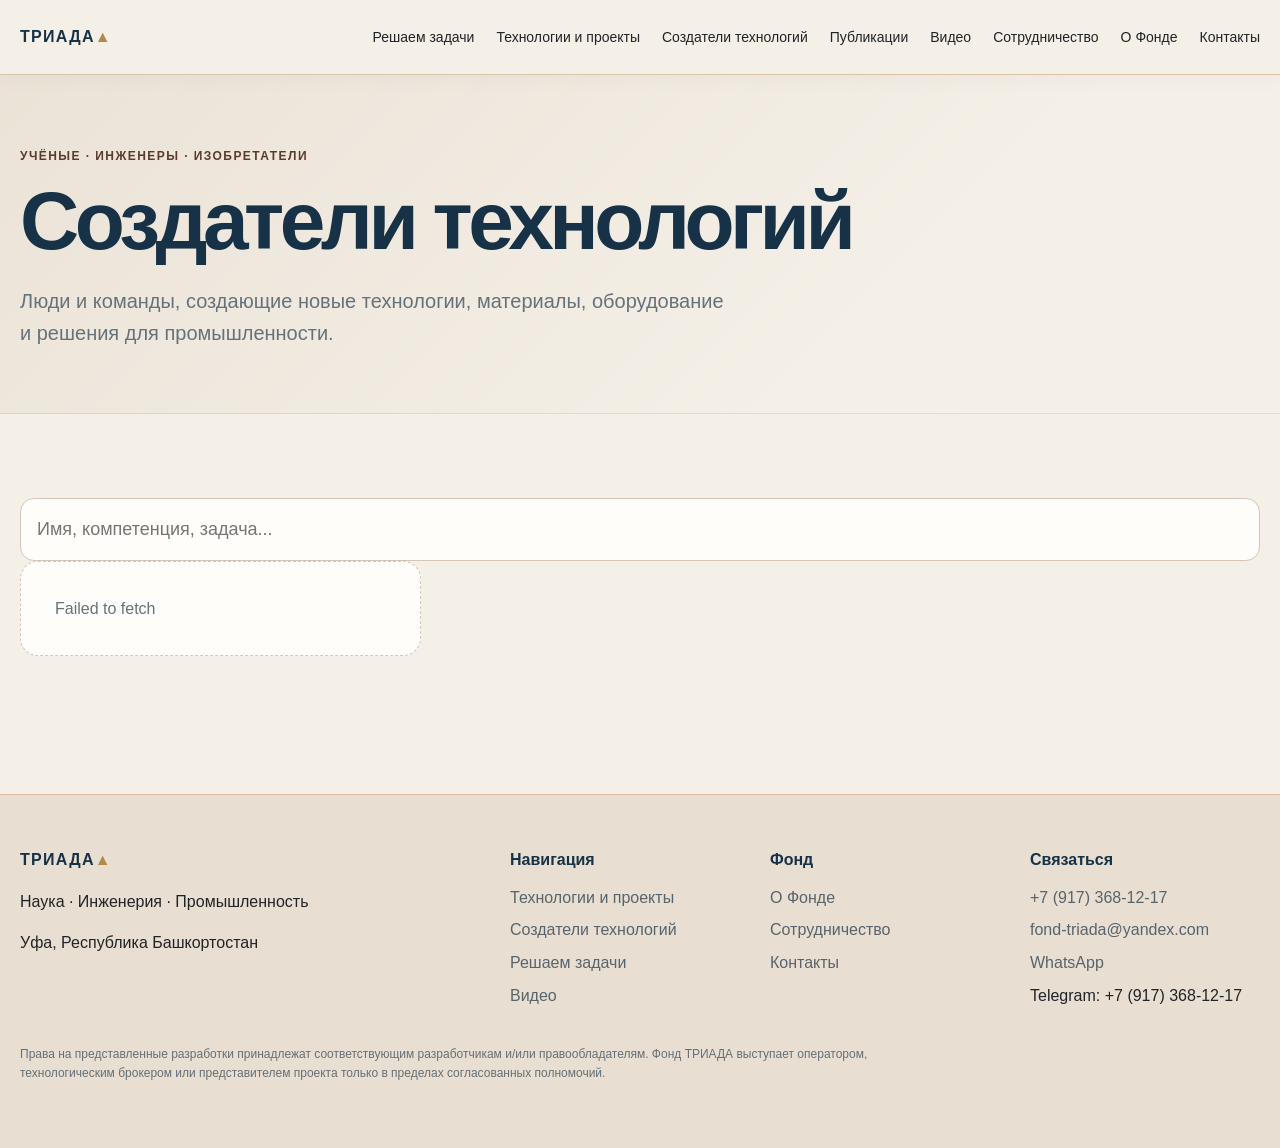
<file: creators.html>
<!doctype html><html lang="ru"><head><meta charset="utf-8"><meta name="viewport" content="width=device-width,initial-scale=1"><title>Создатели технологий — ТРИАДА</title><style>
:root{
  --bg:#f4efe7;--ink:#202427;--muted:#66727a;--red:#5a3c2e;--blue:#173247;--brown:#5a3c2e;--gold:#b28a4a;--sand:#e8ded1;--line:#d3c6b7;--white:#fffdf9;
  --max:1320px;--radius:18px;--shadow:0 14px 38px rgba(23,50,71,.09)
}
*{box-sizing:border-box}html{scroll-behavior:smooth}body{margin:0;background:var(--bg);color:var(--ink);font:16px/1.6 Inter,Arial,sans-serif}
a{color:inherit;text-decoration:none}img{max-width:100%;display:block}button,input,textarea,select{font:inherit}
.container{width:min(calc(100% - 40px),var(--max));margin:auto}.site-header{position:sticky;top:0;z-index:50;background:rgba(244,239,231,.95);backdrop-filter:blur(14px);border-bottom:1px solid rgba(178,138,74,.42);box-shadow:0 4px 20px rgba(23,50,71,.035)}
.header-inner{height:74px;display:flex;align-items:center;gap:28px}.brand{font-weight:800;letter-spacing:.08em;color:var(--blue)}.brand span{color:var(--gold)}.nav{margin-left:auto;display:flex;gap:22px;align-items:center;font-size:14px}.nav a{transition:color .2s ease}.nav a:hover{color:var(--brown)}.nav-toggle{display:none;margin-left:auto;background:none;border:0;font-size:24px;color:var(--blue)}
.hero{padding:96px 0 76px;background:linear-gradient(135deg,rgba(232,222,209,.62),rgba(244,239,231,0) 62%)}.hero-grid{display:grid;grid-template-columns:1.1fr .9fr;gap:70px;align-items:center}.eyebrow{font-size:12px;letter-spacing:.12em;text-transform:uppercase;color:var(--brown);font-weight:800}.hero h1,.page-hero h1{font-size:clamp(48px,7vw,92px);line-height:.96;letter-spacing:-.055em;margin:16px 0 24px;max-width:900px;color:var(--blue)}.hero p,.page-hero p{font-size:20px;color:var(--muted);max-width:720px}.actions{display:flex;gap:12px;flex-wrap:wrap;margin-top:30px}.button{display:inline-flex;align-items:center;justify-content:center;padding:13px 18px;border-radius:999px;background:var(--blue);color:white;font-weight:700;border:1px solid var(--blue);box-shadow:0 6px 16px rgba(23,50,71,.12);transition:transform .18s ease,background .18s ease,border-color .18s ease}.button:hover{background:var(--brown);border-color:var(--brown);transform:translateY(-1px)}.button.secondary{background:transparent;color:var(--blue);border-color:rgba(23,50,71,.28);box-shadow:none}.button.secondary:hover{background:var(--sand);color:var(--blue);border-color:var(--gold)}.button.dark{background:var(--brown);border-color:var(--brown)}.button.dark:hover{background:var(--blue);border-color:var(--blue)}.text-link{font-weight:700;color:var(--brown);border-bottom:1px solid rgba(90,60,46,.45)}
.triad-diagram{min-height:420px;position:relative;border:1px solid rgba(178,138,74,.42);border-radius:32px;background:linear-gradient(150deg,#173247,#284b61);overflow:hidden;box-shadow:0 20px 48px rgba(23,50,71,.18)}.triad-diagram:before,.triad-diagram:after{content:"";position:absolute;border:1px solid rgba(178,138,74,.42);border-radius:50%;width:340px;height:340px;left:50%;top:50%;transform:translate(-50%,-50%)}.triad-diagram:after{width:220px;height:220px}.node{position:absolute;padding:12px 16px;border-radius:999px;background:rgba(255,253,249,.94);color:var(--blue);border:1px solid rgba(178,138,74,.65);font-weight:800;box-shadow:0 10px 28px rgba(9,24,34,.18)}.n1{top:18%;left:12%}.n2{top:56%;left:41%}.n3{bottom:14%;right:9%}.pulse{position:absolute;width:12px;height:12px;background:var(--gold);border-radius:50%;left:50%;top:50%;transform:translate(-50%,-50%);box-shadow:0 0 0 14px rgba(178,138,74,.16)}
section{padding:78px 0}.section-head{display:grid;grid-template-columns:1fr 1fr;gap:40px;align-items:end;margin-bottom:30px}.section-head h2{font-size:clamp(34px,5vw,60px);line-height:1.02;letter-spacing:-.04em;margin:0;color:var(--blue)}.section-head p{color:var(--muted);font-size:18px;margin:0}.grid{display:grid;gap:18px}.grid-4{grid-template-columns:repeat(4,1fr)}.grid-3{grid-template-columns:repeat(3,1fr)}.grid-2{grid-template-columns:repeat(2,1fr)}
.card{background:var(--white);border:1px solid rgba(178,138,74,.28);border-radius:var(--radius);padding:24px;min-height:210px;display:flex;flex-direction:column;box-shadow:0 8px 26px rgba(23,50,71,.055)}.card h3{font-size:24px;line-height:1.15;margin:10px 0;color:var(--blue)}.card p{color:var(--muted);margin:0 0 18px}.card .button,.card .text-link{margin-top:auto;align-self:flex-start}.card-actions{margin-top:auto;display:flex;flex-direction:column;gap:12px;align-items:flex-start}.meta{color:var(--blue);font-size:13px;margin:0 0 16px}.portrait{aspect-ratio:4/3;object-fit:cover;border-radius:12px;margin-bottom:18px;background:#e5ddd2}
.problem-grid .card{min-height:170px}.problem-grid h3{font-size:22px}.dark-section{background:var(--blue);color:white}.dark-section .section-head h2{color:white}.dark-section .section-head p,.dark-section .card p{color:#d6dde1}.dark-section .card{background:#203e52;border-color:#3b5d72;box-shadow:none}.dark-section .card h3{color:white}.dark-section .eyebrow{color:#d9bd86}
.steps{display:grid;grid-template-columns:repeat(6,1fr);gap:1px;background:rgba(178,138,74,.34);border:1px solid rgba(178,138,74,.34);border-radius:var(--radius);overflow:hidden}.step{background:var(--white);padding:22px}.step b{font-size:28px;color:var(--brown)}.step h3{font-size:17px;margin:24px 0 7px;color:var(--blue)}.step p{font-size:13px;color:var(--muted);margin:0}.dark-section .step{background:#f7f2ea}.dark-section .step h3{color:var(--blue)}
.page-hero{padding:72px 0 44px;background:linear-gradient(135deg,rgba(232,222,209,.72),rgba(244,239,231,0) 68%);border-bottom:1px solid rgba(178,138,74,.18)}.page-hero h1{font-size:clamp(44px,7vw,82px)}.filters{display:flex;gap:8px;flex-wrap:wrap;margin:18px 0 28px}.filter{border:1px solid rgba(23,50,71,.2);background:var(--white);color:var(--blue);border-radius:999px;padding:9px 13px}.filter:hover{border-color:var(--gold);background:var(--sand)}.search{width:100%;padding:16px;border:1px solid var(--line);border-radius:14px;background:var(--white);font-size:18px}.empty{padding:34px;border:1px dashed var(--line);border-radius:var(--radius);color:var(--muted);background:var(--white)}
.detail-grid{display:grid;grid-template-columns:2fr 1fr;gap:44px}.detail-content h2{font-size:34px;letter-spacing:-.03em;margin:48px 0 12px;color:var(--blue)}.detail-sidebar{position:sticky;top:100px;height:max-content}.fact{padding:14px 0;border-bottom:1px solid var(--line)}.fact span{display:block;color:var(--muted);font-size:12px;text-transform:uppercase;letter-spacing:.08em}.fact b{display:block;margin-top:5px}.evidence-scale{display:grid;grid-template-columns:repeat(7,1fr);gap:4px;margin-top:18px}.evidence-scale span{height:8px;border-radius:99px;background:#ded4c7}.evidence-scale span.on{background:var(--gold)}
.form-card{background:var(--white);border:1px solid rgba(178,138,74,.32);border-radius:var(--radius);padding:28px;box-shadow:0 10px 30px rgba(23,50,71,.055)}.form-grid{display:grid;grid-template-columns:1fr 1fr;gap:16px}.form-grid .full{grid-column:1/-1}label{font-weight:700;font-size:13px}input,textarea,select{width:100%;padding:13px;border:1px solid var(--line);border-radius:10px;background:var(--white);margin-top:6px;color:var(--ink)}input:focus,textarea:focus,select:focus{outline:2px solid rgba(178,138,74,.22);border-color:var(--gold)}textarea{min-height:120px;resize:vertical}.form-status{margin-top:12px;color:var(--blue)}.hp{position:absolute;left:-9999px}
.footer{padding:52px 0;border-top:1px solid rgba(178,138,74,.38);margin-top:60px;background:var(--sand)}.footer-grid{display:grid;grid-template-columns:2fr repeat(3,1fr);gap:30px}.footer h4{margin:0 0 12px;color:var(--blue)}.footer a{display:block;color:#58646b;margin:7px 0}.footer a:hover{color:var(--brown)}.legal{font-size:12px;color:#657077;margin-top:30px;max-width:900px}
@media(max-width:980px){.nav{display:none;position:absolute;left:20px;right:20px;top:74px;background:var(--white);border:1px solid var(--line);border-radius:14px;padding:16px;flex-direction:column;align-items:flex-start}.nav.open{display:flex}.nav-toggle{display:block}.hero-grid,.section-head,.detail-grid{grid-template-columns:1fr}.triad-diagram{min-height:320px}.grid-4{grid-template-columns:repeat(2,1fr)}.grid-3{grid-template-columns:1fr 1fr}.steps{grid-template-columns:repeat(2,1fr)}.detail-sidebar{position:static}.footer-grid{grid-template-columns:1fr 1fr}.hero{padding-top:60px}}
@media(max-width:620px){.container{width:min(calc(100% - 28px),var(--max))}.hero h1,.page-hero h1{font-size:48px}.hero p,.page-hero p{font-size:17px}.grid-4,.grid-3,.grid-2,.form-grid,.footer-grid{grid-template-columns:1fr}.steps{grid-template-columns:1fr}.evidence-scale{grid-template-columns:repeat(7,1fr)}section{padding:56px 0}.section-head{gap:18px}.card{min-height:unset}}

</style><script>
// После публикации Google Apps Script Web App вставьте URL /exec сюда.
window.TRIADA_CONFIG = {
  API_URL: 'https://script.google.com/macros/s/AKfycbx8Can62cXNw6nDtf886QBsCSZgSdFpAb1yBS1tljeRZTxrNdUVg59lQ1ZYYLkka4c6/exec',
  SITE_NAME: 'Фонд ТРИАДА',
  CONTACT_EMAIL: 'fond-triada@yandex.com',
  CONTACT_PHONE: '+79173681217',
  CONTACT_PHONE_DISPLAY: '+7 (917) 368-12-17',
  WHATSAPP_URL: 'https://wa.me/79173681217'
};

</script><script>
(function(){
  const cfg = () => window.TRIADA_CONFIG || {};
  const demo = {
    ok:true, generatedAt:new Date().toISOString(),
    projects:[], creators:[], challenges:[], competences:[], publications:[]
  };
  function configured(){ const u=cfg().API_URL||''; return /^https:\/\//.test(u) && !u.includes('PASTE_'); }
  async function get(action, params={}){
    if(!configured()) return action==='bootstrap'?demo:{ok:false,error:'API не подключён'};
    const u=new URL(cfg().API_URL);
    u.searchParams.set('action',action);
    Object.entries(params).forEach(([k,v])=>u.searchParams.set(k,v));
    const r=await fetch(u.toString(),{redirect:'follow',cache:'no-store'});
    if(!r.ok) throw new Error('Ошибка API: '+r.status);
    return r.json();
  }
  async function submit(payload){
    if(!configured()) throw new Error('Сначала подключите Apps Script API в assets/js/config.js');
    const r=await fetch(cfg().API_URL,{method:'POST',redirect:'follow',headers:{'Content-Type':'text/plain;charset=utf-8'},body:JSON.stringify(payload)});
    if(!r.ok) throw new Error('Не удалось отправить форму');
    return r.json();
  }
  window.TriadaAPI={get,submit,configured};
})();

</script><script>
(function(){
  const esc=s=>String(s??'').replace(/[&<>"']/g,m=>({'&':'&amp;','<':'&lt;','>':'&gt;','"':'&quot;',"'":'&#39;'}[m]));
  const qs=k=>new URLSearchParams(location.search).get(k)||'';
  const list=v=>Array.isArray(v)?v:(v?String(v).split(/[,;]+/).map(x=>x.trim()).filter(Boolean):[]);
  function stageLabel(s){return ({IDEA:'Идея',CONCEPT:'Концепция',LAB:'Лаборатория',PROTOTYPE:'Прототип',PILOT:'Пилот',DEMO:'Демонстрация',INDUSTRIAL:'Промышленная эксплуатация','SCALE-UP':'Масштабирование'})[s]||s||''}
  function projectCard(p){return `<article class="card project-card"><div class="eyebrow">${esc(p.direction||'Технологический проект')} · ${esc(stageLabel(p.stage))}</div><h3>${esc(p.name)}</h3><p>${esc(p.lead||p.problem||'')}</p><div class="meta"><span>${esc(p.need||'')}</span></div><div class="card-actions"><a class="button" href="project.html?id=${encodeURIComponent(p.id)}">Познакомиться с проектом</a><a class="text-link" href="cooperation.html?project=${encodeURIComponent(p.id)}">Обсудить с ТРИАДОЙ →</a></div></article>`}
  function creatorCard(c){return `<article class="card creator-card">${c.photo?`<img class="portrait" src="${esc(c.photo)}" alt="${esc(c.name)}">`:''}<div class="eyebrow">${esc((c.roles||[]).join(' · '))}</div><h3>${esc(c.name)}</h3><p>${esc(c.degree||c.title||c.tasks||'')}</p><a class="button secondary" href="creator.html?id=${encodeURIComponent(c.id)}">Познакомиться с создателем</a></article>`}
  function publicationCard(p){return `<article class="card"><div class="eyebrow">${esc(p.type||'Публикация')}</div><h3>${esc(p.title)}</h3><p>${esc(p.lead||'')}</p><a class="text-link" href="publications.html?id=${encodeURIComponent(p.id)}">Читать →</a></article>`}
  function bindMobileNav(){const b=document.querySelector('[data-nav-toggle]'), n=document.querySelector('[data-nav]');if(b&&n)b.onclick=()=>n.classList.toggle('open')}
  async function submitForm(form){const status=form.querySelector('[data-form-status]'); const data=Object.fromEntries(new FormData(form).entries()); try{status.textContent='Отправляем…';const r=await TriadaAPI.submit(data);if(!r.ok)throw new Error(r.error||'Ошибка');status.textContent='Спасибо. Заявка принята: '+r.id;form.reset()}catch(e){status.textContent=e.message}}
  window.TriadaUI={esc,qs,list,stageLabel,projectCard,creatorCard,publicationCard,bindMobileNav,submitForm};
  document.addEventListener('DOMContentLoaded',bindMobileNav);
})();

</script></head><body>
<header class="site-header"><div class="container header-inner"><a class="brand" href="index.html">ТРИАДА<span>▲</span></a><nav class="nav" data-nav><a href="challenges.html">Решаем задачи</a><a href="projects.html">Технологии и проекты</a><a href="creators.html">Создатели технологий</a><a href="publications.html">Публикации</a><a href="videos.html">Видео</a><a href="cooperation.html">Сотрудничество</a><a href="about.html">О Фонде</a><a href="contacts.html">Контакты</a></nav><button class="nav-toggle" data-nav-toggle aria-label="Меню">☰</button></div></header>
<main><section class="page-hero"><div class="container"><div class="eyebrow">Учёные · Инженеры · Изобретатели</div><h1>Создатели технологий</h1><p>Люди и команды, создающие новые технологии, материалы, оборудование и решения для промышленности.</p></div></section><section><div class="container"><input id="search" class="search" placeholder="Имя, компетенция, задача..."><div class="grid grid-3" id="grid"><div class="empty">Загрузка...</div></div></div></section></main><footer class="footer"><div class="container"><div class="footer-grid"><div><div class="brand">ТРИАДА<span>▲</span></div><p class="muted">Наука · Инженерия · Промышленность</p><p class="muted">Уфа, Республика Башкортостан</p></div><div><h4>Навигация</h4><a href="projects.html">Технологии и проекты</a><a href="creators.html">Создатели технологий</a><a href="challenges.html">Решаем задачи</a><a href="videos.html">Видео</a></div><div><h4>Фонд</h4><a href="about.html">О Фонде</a><a href="cooperation.html">Сотрудничество</a><a href="contacts.html">Контакты</a></div><div><h4>Связаться</h4><a href="tel:+79173681217">+7 (917) 368-12-17</a><a href="mailto:fond-triada@yandex.com">fond-triada@yandex.com</a><a href="https://wa.me/79173681217" target="_blank" rel="noopener">WhatsApp</a><span class="muted">Telegram: +7 (917) 368-12-17</span></div></div><p class="legal">Права на представленные разработки принадлежат соответствующим разработчикам и/или правообладателям. Фонд ТРИАДА выступает оператором, технологическим брокером или представителем проекта только в пределах согласованных полномочий.</p></div></footer>
<script>window.addEventListener('DOMContentLoaded',async()=>{const grid=document.querySelector('#grid'),q=document.querySelector('#search');try{const b=await TriadaAPI.get('bootstrap');const all=b.creators||[];function render(){const t=q.value.trim().toLowerCase();const rows=all.filter(c=>!t||[c.name,(c.roles||[]).join(' '),(c.competences||[]).join(' '),c.tasks,c.degree,c.title].join(' ').toLowerCase().includes(t));grid.innerHTML=rows.length?rows.map(TriadaUI.creatorCard).join(''):'<div class="empty">Ничего не найдено.</div>'}q.oninput=render;render()}catch(e){grid.innerHTML=`<div class="empty">${TriadaUI.esc(e.message)}</div>`}});</script>
</body></html>
</file>
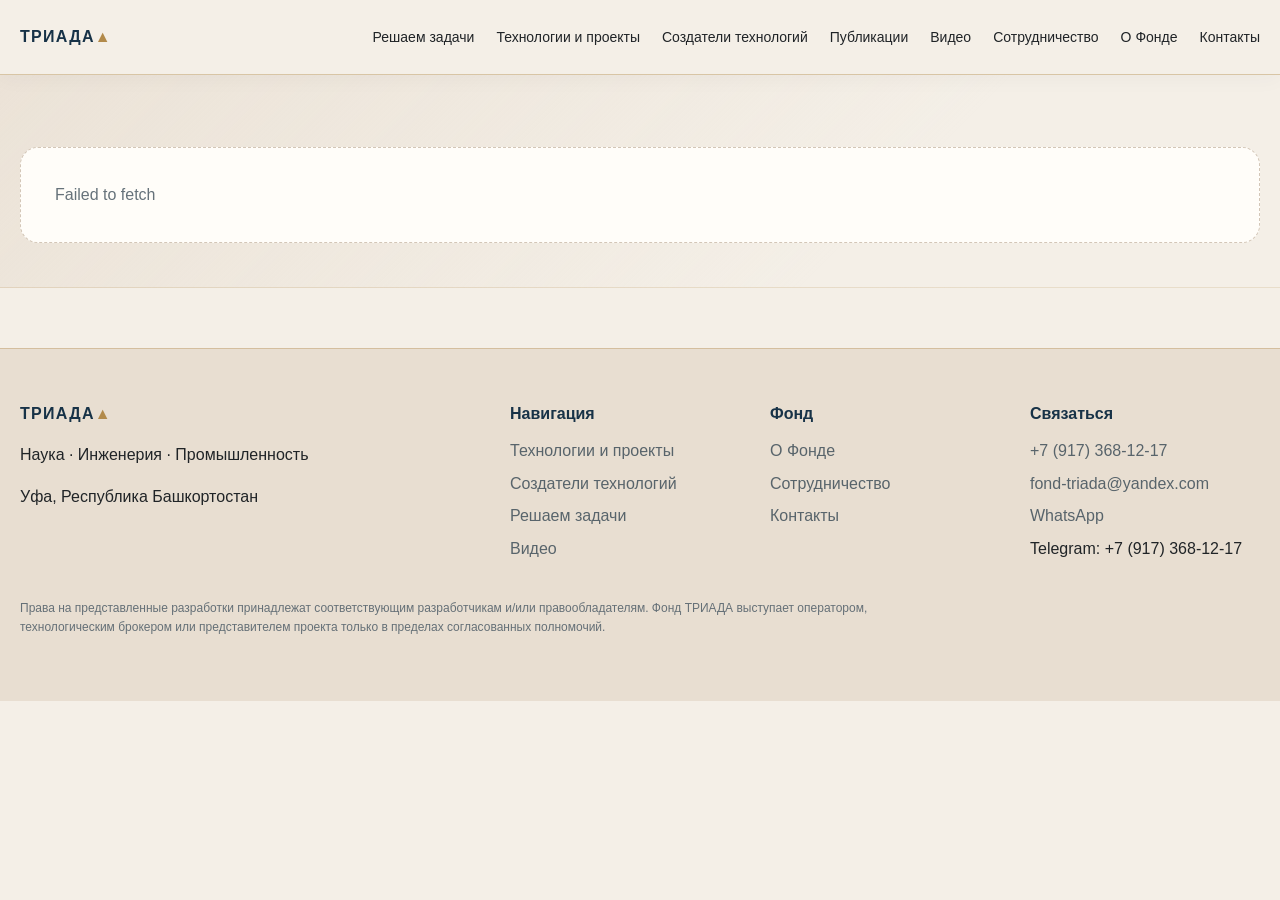
<file: project.html>
<!doctype html><html lang="ru"><head><meta charset="utf-8"><meta name="viewport" content="width=device-width,initial-scale=1"><title>Проект — ТРИАДА</title><style>
:root{
  --bg:#f4efe7;--ink:#202427;--muted:#66727a;--red:#5a3c2e;--blue:#173247;--brown:#5a3c2e;--gold:#b28a4a;--sand:#e8ded1;--line:#d3c6b7;--white:#fffdf9;
  --max:1320px;--radius:18px;--shadow:0 14px 38px rgba(23,50,71,.09)
}
*{box-sizing:border-box}html{scroll-behavior:smooth}body{margin:0;background:var(--bg);color:var(--ink);font:16px/1.6 Inter,Arial,sans-serif}
a{color:inherit;text-decoration:none}img{max-width:100%;display:block}button,input,textarea,select{font:inherit}
.container{width:min(calc(100% - 40px),var(--max));margin:auto}.site-header{position:sticky;top:0;z-index:50;background:rgba(244,239,231,.95);backdrop-filter:blur(14px);border-bottom:1px solid rgba(178,138,74,.42);box-shadow:0 4px 20px rgba(23,50,71,.035)}
.header-inner{height:74px;display:flex;align-items:center;gap:28px}.brand{font-weight:800;letter-spacing:.08em;color:var(--blue)}.brand span{color:var(--gold)}.nav{margin-left:auto;display:flex;gap:22px;align-items:center;font-size:14px}.nav a{transition:color .2s ease}.nav a:hover{color:var(--brown)}.nav-toggle{display:none;margin-left:auto;background:none;border:0;font-size:24px;color:var(--blue)}
.hero{padding:96px 0 76px;background:linear-gradient(135deg,rgba(232,222,209,.62),rgba(244,239,231,0) 62%)}.hero-grid{display:grid;grid-template-columns:1.1fr .9fr;gap:70px;align-items:center}.eyebrow{font-size:12px;letter-spacing:.12em;text-transform:uppercase;color:var(--brown);font-weight:800}.hero h1,.page-hero h1{font-size:clamp(48px,7vw,92px);line-height:.96;letter-spacing:-.055em;margin:16px 0 24px;max-width:900px;color:var(--blue)}.hero p,.page-hero p{font-size:20px;color:var(--muted);max-width:720px}.actions{display:flex;gap:12px;flex-wrap:wrap;margin-top:30px}.button{display:inline-flex;align-items:center;justify-content:center;padding:13px 18px;border-radius:999px;background:var(--blue);color:white;font-weight:700;border:1px solid var(--blue);box-shadow:0 6px 16px rgba(23,50,71,.12);transition:transform .18s ease,background .18s ease,border-color .18s ease}.button:hover{background:var(--brown);border-color:var(--brown);transform:translateY(-1px)}.button.secondary{background:transparent;color:var(--blue);border-color:rgba(23,50,71,.28);box-shadow:none}.button.secondary:hover{background:var(--sand);color:var(--blue);border-color:var(--gold)}.button.dark{background:var(--brown);border-color:var(--brown)}.button.dark:hover{background:var(--blue);border-color:var(--blue)}.text-link{font-weight:700;color:var(--brown);border-bottom:1px solid rgba(90,60,46,.45)}
.triad-diagram{min-height:420px;position:relative;border:1px solid rgba(178,138,74,.42);border-radius:32px;background:linear-gradient(150deg,#173247,#284b61);overflow:hidden;box-shadow:0 20px 48px rgba(23,50,71,.18)}.triad-diagram:before,.triad-diagram:after{content:"";position:absolute;border:1px solid rgba(178,138,74,.42);border-radius:50%;width:340px;height:340px;left:50%;top:50%;transform:translate(-50%,-50%)}.triad-diagram:after{width:220px;height:220px}.node{position:absolute;padding:12px 16px;border-radius:999px;background:rgba(255,253,249,.94);color:var(--blue);border:1px solid rgba(178,138,74,.65);font-weight:800;box-shadow:0 10px 28px rgba(9,24,34,.18)}.n1{top:18%;left:12%}.n2{top:56%;left:41%}.n3{bottom:14%;right:9%}.pulse{position:absolute;width:12px;height:12px;background:var(--gold);border-radius:50%;left:50%;top:50%;transform:translate(-50%,-50%);box-shadow:0 0 0 14px rgba(178,138,74,.16)}
section{padding:78px 0}.section-head{display:grid;grid-template-columns:1fr 1fr;gap:40px;align-items:end;margin-bottom:30px}.section-head h2{font-size:clamp(34px,5vw,60px);line-height:1.02;letter-spacing:-.04em;margin:0;color:var(--blue)}.section-head p{color:var(--muted);font-size:18px;margin:0}.grid{display:grid;gap:18px}.grid-4{grid-template-columns:repeat(4,1fr)}.grid-3{grid-template-columns:repeat(3,1fr)}.grid-2{grid-template-columns:repeat(2,1fr)}
.card{background:var(--white);border:1px solid rgba(178,138,74,.28);border-radius:var(--radius);padding:24px;min-height:210px;display:flex;flex-direction:column;box-shadow:0 8px 26px rgba(23,50,71,.055)}.card h3{font-size:24px;line-height:1.15;margin:10px 0;color:var(--blue)}.card p{color:var(--muted);margin:0 0 18px}.card .button,.card .text-link{margin-top:auto;align-self:flex-start}.card-actions{margin-top:auto;display:flex;flex-direction:column;gap:12px;align-items:flex-start}.meta{color:var(--blue);font-size:13px;margin:0 0 16px}.portrait{aspect-ratio:4/3;object-fit:cover;border-radius:12px;margin-bottom:18px;background:#e5ddd2}.project-visual{width:100%;aspect-ratio:16/9;object-fit:cover;border-radius:14px;margin-bottom:18px;background:#e5ddd2;border:1px solid rgba(178,138,74,.28)}.project-figure{margin:0 0 30px}.project-figure img{width:100%;max-height:560px;object-fit:cover;border-radius:22px;border:1px solid rgba(178,138,74,.34);box-shadow:0 12px 34px rgba(23,50,71,.09)}.project-figure figcaption{margin-top:9px;color:var(--muted);font-size:13px}
.problem-grid .card{min-height:170px}.problem-grid h3{font-size:22px}.dark-section{background:var(--blue);color:white}.dark-section .section-head h2{color:white}.dark-section .section-head p,.dark-section .card p{color:#d6dde1}.dark-section .card{background:#203e52;border-color:#3b5d72;box-shadow:none}.dark-section .card h3{color:white}.dark-section .eyebrow{color:#d9bd86}
.steps{display:grid;grid-template-columns:repeat(6,1fr);gap:1px;background:rgba(178,138,74,.34);border:1px solid rgba(178,138,74,.34);border-radius:var(--radius);overflow:hidden}.step{background:var(--white);padding:22px}.step b{font-size:28px;color:var(--brown)}.step h3{font-size:17px;margin:24px 0 7px;color:var(--blue)}.step p{font-size:13px;color:var(--muted);margin:0}.dark-section .step{background:#f7f2ea}.dark-section .step h3{color:var(--blue)}
.page-hero{padding:72px 0 44px;background:linear-gradient(135deg,rgba(232,222,209,.72),rgba(244,239,231,0) 68%);border-bottom:1px solid rgba(178,138,74,.18)}.page-hero h1{font-size:clamp(44px,7vw,82px)}.filters{display:flex;gap:8px;flex-wrap:wrap;margin:18px 0 28px}.filter{border:1px solid rgba(23,50,71,.2);background:var(--white);color:var(--blue);border-radius:999px;padding:9px 13px}.filter:hover{border-color:var(--gold);background:var(--sand)}.search{width:100%;padding:16px;border:1px solid var(--line);border-radius:14px;background:var(--white);font-size:18px}.empty{padding:34px;border:1px dashed var(--line);border-radius:var(--radius);color:var(--muted);background:var(--white)}
.detail-grid{display:grid;grid-template-columns:2fr 1fr;gap:44px}.detail-content h2{font-size:34px;letter-spacing:-.03em;margin:48px 0 12px;color:var(--blue)}.detail-sidebar{position:sticky;top:100px;height:max-content}.fact{padding:14px 0;border-bottom:1px solid var(--line)}.fact span{display:block;color:var(--muted);font-size:12px;text-transform:uppercase;letter-spacing:.08em}.fact b{display:block;margin-top:5px}.evidence-scale{display:grid;grid-template-columns:repeat(7,1fr);gap:4px;margin-top:18px}.evidence-scale span{height:8px;border-radius:99px;background:#ded4c7}.evidence-scale span.on{background:var(--gold)}
.form-card{background:var(--white);border:1px solid rgba(178,138,74,.32);border-radius:var(--radius);padding:28px;box-shadow:0 10px 30px rgba(23,50,71,.055)}.form-grid{display:grid;grid-template-columns:1fr 1fr;gap:16px}.form-grid .full{grid-column:1/-1}label{font-weight:700;font-size:13px}input,textarea,select{width:100%;padding:13px;border:1px solid var(--line);border-radius:10px;background:var(--white);margin-top:6px;color:var(--ink)}input:focus,textarea:focus,select:focus{outline:2px solid rgba(178,138,74,.22);border-color:var(--gold)}textarea{min-height:120px;resize:vertical}.form-status{margin-top:12px;color:var(--blue)}.hp{position:absolute;left:-9999px}
.footer{padding:52px 0;border-top:1px solid rgba(178,138,74,.38);margin-top:60px;background:var(--sand)}.footer-grid{display:grid;grid-template-columns:2fr repeat(3,1fr);gap:30px}.footer h4{margin:0 0 12px;color:var(--blue)}.footer a{display:block;color:#58646b;margin:7px 0}.footer a:hover{color:var(--brown)}.legal{font-size:12px;color:#657077;margin-top:30px;max-width:900px}
@media(max-width:980px){.nav{display:none;position:absolute;left:20px;right:20px;top:74px;background:var(--white);border:1px solid var(--line);border-radius:14px;padding:16px;flex-direction:column;align-items:flex-start}.nav.open{display:flex}.nav-toggle{display:block}.hero-grid,.section-head,.detail-grid{grid-template-columns:1fr}.triad-diagram{min-height:320px}.grid-4{grid-template-columns:repeat(2,1fr)}.grid-3{grid-template-columns:1fr 1fr}.steps{grid-template-columns:repeat(2,1fr)}.detail-sidebar{position:static}.footer-grid{grid-template-columns:1fr 1fr}.hero{padding-top:60px}}
@media(max-width:620px){.container{width:min(calc(100% - 28px),var(--max))}.hero h1,.page-hero h1{font-size:48px}.hero p,.page-hero p{font-size:17px}.grid-4,.grid-3,.grid-2,.form-grid,.footer-grid{grid-template-columns:1fr}.steps{grid-template-columns:1fr}.evidence-scale{grid-template-columns:repeat(7,1fr)}section{padding:56px 0}.section-head{gap:18px}.card{min-height:unset}}

</style><script>
// После публикации Google Apps Script Web App вставьте URL /exec сюда.
window.TRIADA_CONFIG = {
  API_URL: 'https://script.google.com/macros/s/AKfycbx8Can62cXNw6nDtf886QBsCSZgSdFpAb1yBS1tljeRZTxrNdUVg59lQ1ZYYLkka4c6/exec',
  SITE_NAME: 'Фонд ТРИАДА',
  CONTACT_EMAIL: 'fond-triada@yandex.com',
  CONTACT_PHONE: '+79173681217',
  CONTACT_PHONE_DISPLAY: '+7 (917) 368-12-17',
  WHATSAPP_URL: 'https://wa.me/79173681217'
};

</script><script>
(function(){
  const cfg = () => window.TRIADA_CONFIG || {};
  const demo = {
    ok:true, generatedAt:new Date().toISOString(),
    projects:[], creators:[], challenges:[], competences:[], publications:[]
  };
  function configured(){ const u=cfg().API_URL||''; return /^https:\/\//.test(u) && !u.includes('PASTE_'); }
  async function get(action, params={}){
    if(!configured()) return action==='bootstrap'?demo:{ok:false,error:'API не подключён'};
    const u=new URL(cfg().API_URL);
    u.searchParams.set('action',action);
    Object.entries(params).forEach(([k,v])=>u.searchParams.set(k,v));
    const r=await fetch(u.toString(),{redirect:'follow',cache:'no-store'});
    if(!r.ok) throw new Error('Ошибка API: '+r.status);
    return r.json();
  }
  async function submit(payload){
    if(!configured()) throw new Error('Сначала подключите Apps Script API в assets/js/config.js');
    const r=await fetch(cfg().API_URL,{method:'POST',redirect:'follow',headers:{'Content-Type':'text/plain;charset=utf-8'},body:JSON.stringify(payload)});
    if(!r.ok) throw new Error('Не удалось отправить форму');
    return r.json();
  }
  window.TriadaAPI={get,submit,configured};
})();

</script><script>
(function(){
  const esc=s=>String(s??'').replace(/[&<>"']/g,m=>({'&':'&amp;','<':'&lt;','>':'&gt;','"':'&quot;',"'":'&#39;'}[m]));
  const qs=k=>new URLSearchParams(location.search).get(k)||'';
  const list=v=>Array.isArray(v)?v:(v?String(v).split(/[,;]+/).map(x=>x.trim()).filter(Boolean):[]);
  function stageLabel(s){return ({IDEA:'Идея',CONCEPT:'Концепция',LAB:'Лаборатория',PROTOTYPE:'Прототип',PILOT:'Пилот',DEMO:'Демонстрация',INDUSTRIAL:'Промышленная эксплуатация','SCALE-UP':'Масштабирование'})[s]||s||''}
  function projectCard(p){return `<article class="card project-card">${p.image?`<img class="project-visual" src="${esc(p.image)}" alt="${esc(p.imageCaption||p.name||'Визуал проекта')}">`:''}<div class="eyebrow">${esc(p.direction||'Технологический проект')} · ${esc(stageLabel(p.stage))}</div><h3>${esc(p.name)}</h3><p>${esc(p.lead||p.problem||'')}</p><div class="meta"><span>${esc(p.need||'')}</span></div><div class="card-actions"><a class="button" href="project.html?id=${encodeURIComponent(p.id)}">Познакомиться с проектом</a><a class="text-link" href="cooperation.html?project=${encodeURIComponent(p.id)}">Обсудить с ТРИАДОЙ →</a></div></article>`}
  function creatorCard(c){return `<article class="card creator-card">${c.photo?`<img class="portrait" src="${esc(c.photo)}" alt="${esc(c.name)}">`:''}<div class="eyebrow">${esc((c.roles||[]).join(' · '))}</div><h3>${esc(c.name)}</h3><p>${esc(c.degree||c.title||c.tasks||'')}</p><a class="button secondary" href="creator.html?id=${encodeURIComponent(c.id)}">Познакомиться с создателем</a></article>`}
  function publicationCard(p){return `<article class="card"><div class="eyebrow">${esc(p.type||'Публикация')}</div><h3>${esc(p.title)}</h3><p>${esc(p.lead||'')}</p><a class="text-link" href="publications.html?id=${encodeURIComponent(p.id)}">Читать →</a></article>`}
  function bindMobileNav(){const b=document.querySelector('[data-nav-toggle]'), n=document.querySelector('[data-nav]');if(b&&n)b.onclick=()=>n.classList.toggle('open')}
  async function submitForm(form){const status=form.querySelector('[data-form-status]'); const data=Object.fromEntries(new FormData(form).entries()); try{status.textContent='Отправляем…';const r=await TriadaAPI.submit(data);if(!r.ok)throw new Error(r.error||'Ошибка');status.textContent='Спасибо. Заявка принята: '+r.id;form.reset()}catch(e){status.textContent=e.message}}
  window.TriadaUI={esc,qs,list,stageLabel,projectCard,creatorCard,publicationCard,bindMobileNav,submitForm};
  document.addEventListener('DOMContentLoaded',bindMobileNav);
})();

</script></head><body>
<header class="site-header"><div class="container header-inner"><a class="brand" href="index.html">ТРИАДА<span>▲</span></a><nav class="nav" data-nav><a href="challenges.html">Решаем задачи</a><a href="projects.html">Технологии и проекты</a><a href="creators.html">Создатели технологий</a><a href="publications.html">Публикации</a><a href="videos.html">Видео</a><a href="cooperation.html">Сотрудничество</a><a href="about.html">О Фонде</a><a href="contacts.html">Контакты</a></nav><button class="nav-toggle" data-nav-toggle aria-label="Меню">☰</button></div></header>
<main id="content"><section class="page-hero"><div class="container"><div class="empty">Загрузка проекта...</div></div></section></main>
<footer class="footer"><div class="container"><div class="footer-grid"><div><div class="brand">ТРИАДА<span>▲</span></div><p class="muted">Наука · Инженерия · Промышленность</p><p class="muted">Уфа, Республика Башкортостан</p></div><div><h4>Навигация</h4><a href="projects.html">Технологии и проекты</a><a href="creators.html">Создатели технологий</a><a href="challenges.html">Решаем задачи</a><a href="videos.html">Видео</a></div><div><h4>Фонд</h4><a href="about.html">О Фонде</a><a href="cooperation.html">Сотрудничество</a><a href="contacts.html">Контакты</a></div><div><h4>Связаться</h4><a href="tel:+79173681217">+7 (917) 368-12-17</a><a href="mailto:fond-triada@yandex.com">fond-triada@yandex.com</a><a href="https://wa.me/79173681217" target="_blank" rel="noopener">WhatsApp</a><span class="muted">Telegram: +7 (917) 368-12-17</span></div></div><p class="legal">Права на представленные разработки принадлежат соответствующим разработчикам и/или правообладателям. Фонд ТРИАДА выступает оператором, технологическим брокером или представителем проекта только в пределах согласованных полномочий.</p></div></footer>
<script>window.addEventListener('DOMContentLoaded',async()=>{const id=TriadaUI.qs('id');const root=document.querySelector('#content');try{const r=await TriadaAPI.get('project',{id});if(!r.ok)throw new Error(r.error||'Проект не найден');const p=r.project;document.title=p.name+' — ТРИАДА';const level=Math.max(0,Math.min(7,Number(String(p.evidenceLevel||'D0').replace('D',''))||0));root.innerHTML=`<section class="page-hero"><div class="container"><div class="eyebrow">${TriadaUI.esc(p.direction)} · ${TriadaUI.esc(TriadaUI.stageLabel(p.stage))}</div><h1>${TriadaUI.esc(p.name)}</h1><p>${TriadaUI.esc(p.lead||'')}</p></div></section><section><div class="container detail-grid"><article class="detail-content">${p.image?`<figure class="project-figure"><img src="${TriadaUI.esc(p.image)}" alt="${TriadaUI.esc(p.imageCaption||p.name||'Визуал проекта')}">${p.imageCaption?`<figcaption>${TriadaUI.esc(p.imageCaption)}</figcaption>`:''}</figure>`:''}<h2>Какую задачу решает проект</h2><p>${TriadaUI.esc(p.problem||'Информация готовится.')}</p><h2>Что предлагает команда</h2><p>${TriadaUI.esc(p.solution||'Информация готовится.')}</p><h2>Как это работает</h2><p>${TriadaUI.esc(p.howItWorks||'Публичное описание технологического принципа готовится.')}</p><h2>Где применяется</h2><p>${TriadaUI.esc(p.applications||'')}</p><h2>Возможный эффект</h2><p>${TriadaUI.esc(p.effect||'')}</p><h2>Что подтверждено</h2><p>${TriadaUI.esc(p.confirmed||'Доказательная база уточняется.')}</p><div class="evidence-scale">${[0,1,2,3,4,5,6].map(i=>`<span class="${i<level?'on':''}"></span>`).join('')}</div><h2>Следующий шаг проекта</h2><p>${TriadaUI.esc(p.need||'Определяется совместно с командой.')}</p>${p.materialsLink?`<p><a class="text-link" href="${TriadaUI.esc(p.materialsLink)}" target="_blank" rel="noopener">Публичные материалы проекта →</a></p>`:''}</article><aside class="detail-sidebar card"><div class="fact"><span>Стадия</span><b>${TriadaUI.esc(TriadaUI.stageLabel(p.stage))}</b></div><div class="fact"><span>Доказательность</span><b>${TriadaUI.esc(p.evidenceLevel)}</b></div><div class="fact"><span>Роль ТРИАДЫ</span><b>${TriadaUI.esc(p.triadaRole||'Уточняется')}</b></div><div class="fact"><span>Требуется</span><b>${TriadaUI.esc(p.need||'Уточняется')}</b></div><div class="fact"><span>Регион / рынки</span><b>${TriadaUI.esc([p.region,p.markets].filter(Boolean).join(' · '))}</b></div><a class="button" href="cooperation.html?form=project&project=${encodeURIComponent(p.id)}">Обсудить проект с ТРИАДОЙ</a></aside></div></section>`}catch(e){root.innerHTML=`<section class="page-hero"><div class="container"><div class="empty">${TriadaUI.esc(e.message)}</div></div></section>`}});</script>
</body></html>
</file>
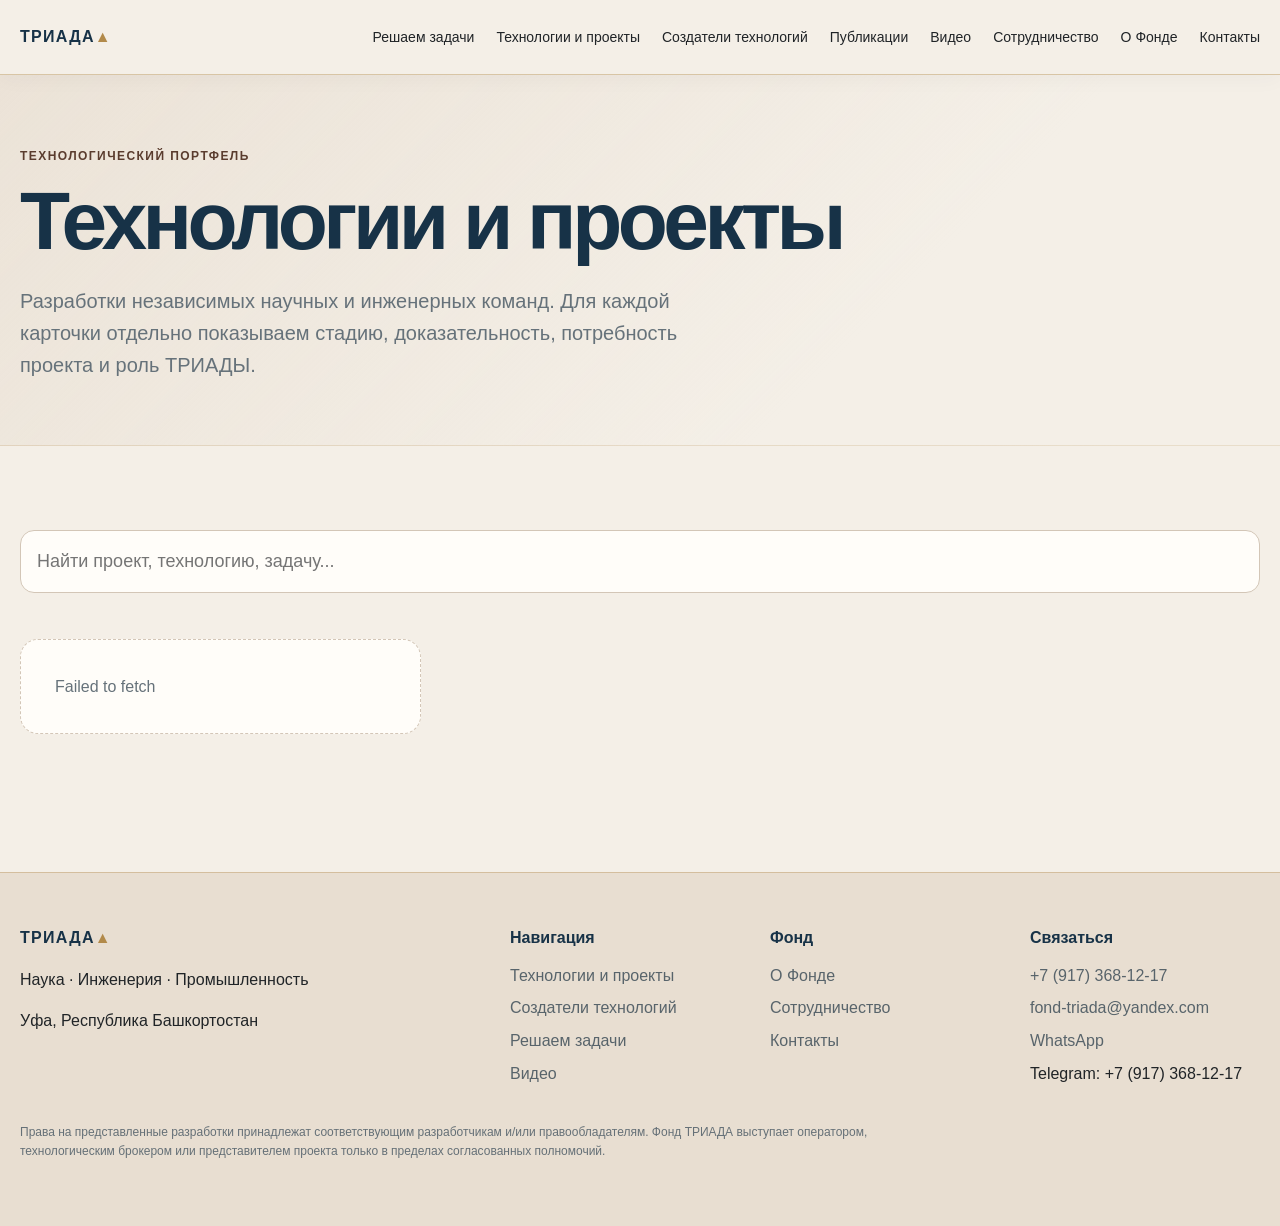
<file: projects.html>
<!doctype html><html lang="ru"><head><meta charset="utf-8"><meta name="viewport" content="width=device-width,initial-scale=1"><title>Технологии и проекты — ТРИАДА</title><style>
:root{
  --bg:#f4efe7;--ink:#202427;--muted:#66727a;--red:#5a3c2e;--blue:#173247;--brown:#5a3c2e;--gold:#b28a4a;--sand:#e8ded1;--line:#d3c6b7;--white:#fffdf9;
  --max:1320px;--radius:18px;--shadow:0 14px 38px rgba(23,50,71,.09)
}
*{box-sizing:border-box}html{scroll-behavior:smooth}body{margin:0;background:var(--bg);color:var(--ink);font:16px/1.6 Inter,Arial,sans-serif}
a{color:inherit;text-decoration:none}img{max-width:100%;display:block}button,input,textarea,select{font:inherit}
.container{width:min(calc(100% - 40px),var(--max));margin:auto}.site-header{position:sticky;top:0;z-index:50;background:rgba(244,239,231,.95);backdrop-filter:blur(14px);border-bottom:1px solid rgba(178,138,74,.42);box-shadow:0 4px 20px rgba(23,50,71,.035)}
.header-inner{height:74px;display:flex;align-items:center;gap:28px}.brand{font-weight:800;letter-spacing:.08em;color:var(--blue)}.brand span{color:var(--gold)}.nav{margin-left:auto;display:flex;gap:22px;align-items:center;font-size:14px}.nav a{transition:color .2s ease}.nav a:hover{color:var(--brown)}.nav-toggle{display:none;margin-left:auto;background:none;border:0;font-size:24px;color:var(--blue)}
.hero{padding:96px 0 76px;background:linear-gradient(135deg,rgba(232,222,209,.62),rgba(244,239,231,0) 62%)}.hero-grid{display:grid;grid-template-columns:1.1fr .9fr;gap:70px;align-items:center}.eyebrow{font-size:12px;letter-spacing:.12em;text-transform:uppercase;color:var(--brown);font-weight:800}.hero h1,.page-hero h1{font-size:clamp(48px,7vw,92px);line-height:.96;letter-spacing:-.055em;margin:16px 0 24px;max-width:900px;color:var(--blue)}.hero p,.page-hero p{font-size:20px;color:var(--muted);max-width:720px}.actions{display:flex;gap:12px;flex-wrap:wrap;margin-top:30px}.button{display:inline-flex;align-items:center;justify-content:center;padding:13px 18px;border-radius:999px;background:var(--blue);color:white;font-weight:700;border:1px solid var(--blue);box-shadow:0 6px 16px rgba(23,50,71,.12);transition:transform .18s ease,background .18s ease,border-color .18s ease}.button:hover{background:var(--brown);border-color:var(--brown);transform:translateY(-1px)}.button.secondary{background:transparent;color:var(--blue);border-color:rgba(23,50,71,.28);box-shadow:none}.button.secondary:hover{background:var(--sand);color:var(--blue);border-color:var(--gold)}.button.dark{background:var(--brown);border-color:var(--brown)}.button.dark:hover{background:var(--blue);border-color:var(--blue)}.text-link{font-weight:700;color:var(--brown);border-bottom:1px solid rgba(90,60,46,.45)}
.triad-diagram{min-height:420px;position:relative;border:1px solid rgba(178,138,74,.42);border-radius:32px;background:linear-gradient(150deg,#173247,#284b61);overflow:hidden;box-shadow:0 20px 48px rgba(23,50,71,.18)}.triad-diagram:before,.triad-diagram:after{content:"";position:absolute;border:1px solid rgba(178,138,74,.42);border-radius:50%;width:340px;height:340px;left:50%;top:50%;transform:translate(-50%,-50%)}.triad-diagram:after{width:220px;height:220px}.node{position:absolute;padding:12px 16px;border-radius:999px;background:rgba(255,253,249,.94);color:var(--blue);border:1px solid rgba(178,138,74,.65);font-weight:800;box-shadow:0 10px 28px rgba(9,24,34,.18)}.n1{top:18%;left:12%}.n2{top:56%;left:41%}.n3{bottom:14%;right:9%}.pulse{position:absolute;width:12px;height:12px;background:var(--gold);border-radius:50%;left:50%;top:50%;transform:translate(-50%,-50%);box-shadow:0 0 0 14px rgba(178,138,74,.16)}
section{padding:78px 0}.section-head{display:grid;grid-template-columns:1fr 1fr;gap:40px;align-items:end;margin-bottom:30px}.section-head h2{font-size:clamp(34px,5vw,60px);line-height:1.02;letter-spacing:-.04em;margin:0;color:var(--blue)}.section-head p{color:var(--muted);font-size:18px;margin:0}.grid{display:grid;gap:18px}.grid-4{grid-template-columns:repeat(4,1fr)}.grid-3{grid-template-columns:repeat(3,1fr)}.grid-2{grid-template-columns:repeat(2,1fr)}
.card{background:var(--white);border:1px solid rgba(178,138,74,.28);border-radius:var(--radius);padding:24px;min-height:210px;display:flex;flex-direction:column;box-shadow:0 8px 26px rgba(23,50,71,.055)}.card h3{font-size:24px;line-height:1.15;margin:10px 0;color:var(--blue)}.card p{color:var(--muted);margin:0 0 18px}.card .button,.card .text-link{margin-top:auto;align-self:flex-start}.card-actions{margin-top:auto;display:flex;flex-direction:column;gap:12px;align-items:flex-start}.meta{color:var(--blue);font-size:13px;margin:0 0 16px}.portrait{aspect-ratio:4/3;object-fit:cover;border-radius:12px;margin-bottom:18px;background:#e5ddd2}.project-visual{width:100%;aspect-ratio:16/9;object-fit:cover;border-radius:14px;margin-bottom:18px;background:#e5ddd2;border:1px solid rgba(178,138,74,.28)}.project-figure{margin:0 0 30px}.project-figure img{width:100%;max-height:560px;object-fit:cover;border-radius:22px;border:1px solid rgba(178,138,74,.34);box-shadow:0 12px 34px rgba(23,50,71,.09)}.project-figure figcaption{margin-top:9px;color:var(--muted);font-size:13px}
.problem-grid .card{min-height:170px}.problem-grid h3{font-size:22px}.dark-section{background:var(--blue);color:white}.dark-section .section-head h2{color:white}.dark-section .section-head p,.dark-section .card p{color:#d6dde1}.dark-section .card{background:#203e52;border-color:#3b5d72;box-shadow:none}.dark-section .card h3{color:white}.dark-section .eyebrow{color:#d9bd86}
.steps{display:grid;grid-template-columns:repeat(6,1fr);gap:1px;background:rgba(178,138,74,.34);border:1px solid rgba(178,138,74,.34);border-radius:var(--radius);overflow:hidden}.step{background:var(--white);padding:22px}.step b{font-size:28px;color:var(--brown)}.step h3{font-size:17px;margin:24px 0 7px;color:var(--blue)}.step p{font-size:13px;color:var(--muted);margin:0}.dark-section .step{background:#f7f2ea}.dark-section .step h3{color:var(--blue)}
.page-hero{padding:72px 0 44px;background:linear-gradient(135deg,rgba(232,222,209,.72),rgba(244,239,231,0) 68%);border-bottom:1px solid rgba(178,138,74,.18)}.page-hero h1{font-size:clamp(44px,7vw,82px)}.filters{display:flex;gap:8px;flex-wrap:wrap;margin:18px 0 28px}.filter{border:1px solid rgba(23,50,71,.2);background:var(--white);color:var(--blue);border-radius:999px;padding:9px 13px}.filter:hover{border-color:var(--gold);background:var(--sand)}.search{width:100%;padding:16px;border:1px solid var(--line);border-radius:14px;background:var(--white);font-size:18px}.empty{padding:34px;border:1px dashed var(--line);border-radius:var(--radius);color:var(--muted);background:var(--white)}
.detail-grid{display:grid;grid-template-columns:2fr 1fr;gap:44px}.detail-content h2{font-size:34px;letter-spacing:-.03em;margin:48px 0 12px;color:var(--blue)}.detail-sidebar{position:sticky;top:100px;height:max-content}.fact{padding:14px 0;border-bottom:1px solid var(--line)}.fact span{display:block;color:var(--muted);font-size:12px;text-transform:uppercase;letter-spacing:.08em}.fact b{display:block;margin-top:5px}.evidence-scale{display:grid;grid-template-columns:repeat(7,1fr);gap:4px;margin-top:18px}.evidence-scale span{height:8px;border-radius:99px;background:#ded4c7}.evidence-scale span.on{background:var(--gold)}
.form-card{background:var(--white);border:1px solid rgba(178,138,74,.32);border-radius:var(--radius);padding:28px;box-shadow:0 10px 30px rgba(23,50,71,.055)}.form-grid{display:grid;grid-template-columns:1fr 1fr;gap:16px}.form-grid .full{grid-column:1/-1}label{font-weight:700;font-size:13px}input,textarea,select{width:100%;padding:13px;border:1px solid var(--line);border-radius:10px;background:var(--white);margin-top:6px;color:var(--ink)}input:focus,textarea:focus,select:focus{outline:2px solid rgba(178,138,74,.22);border-color:var(--gold)}textarea{min-height:120px;resize:vertical}.form-status{margin-top:12px;color:var(--blue)}.hp{position:absolute;left:-9999px}
.footer{padding:52px 0;border-top:1px solid rgba(178,138,74,.38);margin-top:60px;background:var(--sand)}.footer-grid{display:grid;grid-template-columns:2fr repeat(3,1fr);gap:30px}.footer h4{margin:0 0 12px;color:var(--blue)}.footer a{display:block;color:#58646b;margin:7px 0}.footer a:hover{color:var(--brown)}.legal{font-size:12px;color:#657077;margin-top:30px;max-width:900px}
@media(max-width:980px){.nav{display:none;position:absolute;left:20px;right:20px;top:74px;background:var(--white);border:1px solid var(--line);border-radius:14px;padding:16px;flex-direction:column;align-items:flex-start}.nav.open{display:flex}.nav-toggle{display:block}.hero-grid,.section-head,.detail-grid{grid-template-columns:1fr}.triad-diagram{min-height:320px}.grid-4{grid-template-columns:repeat(2,1fr)}.grid-3{grid-template-columns:1fr 1fr}.steps{grid-template-columns:repeat(2,1fr)}.detail-sidebar{position:static}.footer-grid{grid-template-columns:1fr 1fr}.hero{padding-top:60px}}
@media(max-width:620px){.container{width:min(calc(100% - 28px),var(--max))}.hero h1,.page-hero h1{font-size:48px}.hero p,.page-hero p{font-size:17px}.grid-4,.grid-3,.grid-2,.form-grid,.footer-grid{grid-template-columns:1fr}.steps{grid-template-columns:1fr}.evidence-scale{grid-template-columns:repeat(7,1fr)}section{padding:56px 0}.section-head{gap:18px}.card{min-height:unset}}

</style><script>
// После публикации Google Apps Script Web App вставьте URL /exec сюда.
window.TRIADA_CONFIG = {
  API_URL: 'https://script.google.com/macros/s/AKfycbx8Can62cXNw6nDtf886QBsCSZgSdFpAb1yBS1tljeRZTxrNdUVg59lQ1ZYYLkka4c6/exec',
  SITE_NAME: 'Фонд ТРИАДА',
  CONTACT_EMAIL: 'fond-triada@yandex.com',
  CONTACT_PHONE: '+79173681217',
  CONTACT_PHONE_DISPLAY: '+7 (917) 368-12-17',
  WHATSAPP_URL: 'https://wa.me/79173681217'
};

</script><script>
(function(){
  const cfg = () => window.TRIADA_CONFIG || {};
  const demo = {
    ok:true, generatedAt:new Date().toISOString(),
    projects:[], creators:[], challenges:[], competences:[], publications:[]
  };
  function configured(){ const u=cfg().API_URL||''; return /^https:\/\//.test(u) && !u.includes('PASTE_'); }
  async function get(action, params={}){
    if(!configured()) return action==='bootstrap'?demo:{ok:false,error:'API не подключён'};
    const u=new URL(cfg().API_URL);
    u.searchParams.set('action',action);
    Object.entries(params).forEach(([k,v])=>u.searchParams.set(k,v));
    const r=await fetch(u.toString(),{redirect:'follow',cache:'no-store'});
    if(!r.ok) throw new Error('Ошибка API: '+r.status);
    return r.json();
  }
  async function submit(payload){
    if(!configured()) throw new Error('Сначала подключите Apps Script API в assets/js/config.js');
    const r=await fetch(cfg().API_URL,{method:'POST',redirect:'follow',headers:{'Content-Type':'text/plain;charset=utf-8'},body:JSON.stringify(payload)});
    if(!r.ok) throw new Error('Не удалось отправить форму');
    return r.json();
  }
  window.TriadaAPI={get,submit,configured};
})();

</script><script>
(function(){
  const esc=s=>String(s??'').replace(/[&<>"']/g,m=>({'&':'&amp;','<':'&lt;','>':'&gt;','"':'&quot;',"'":'&#39;'}[m]));
  const qs=k=>new URLSearchParams(location.search).get(k)||'';
  const list=v=>Array.isArray(v)?v:(v?String(v).split(/[,;]+/).map(x=>x.trim()).filter(Boolean):[]);
  function stageLabel(s){return ({IDEA:'Идея',CONCEPT:'Концепция',LAB:'Лаборатория',PROTOTYPE:'Прототип',PILOT:'Пилот',DEMO:'Демонстрация',INDUSTRIAL:'Промышленная эксплуатация','SCALE-UP':'Масштабирование'})[s]||s||''}
  function projectCard(p){return `<article class="card project-card">${p.image?`<img class="project-visual" src="${esc(p.image)}" alt="${esc(p.imageCaption||p.name||'Визуал проекта')}">`:''}<div class="eyebrow">${esc(p.direction||'Технологический проект')} · ${esc(stageLabel(p.stage))}</div><h3>${esc(p.name)}</h3><p>${esc(p.lead||p.problem||'')}</p><div class="meta"><span>${esc(p.need||'')}</span></div><div class="card-actions"><a class="button" href="project.html?id=${encodeURIComponent(p.id)}">Познакомиться с проектом</a><a class="text-link" href="cooperation.html?project=${encodeURIComponent(p.id)}">Обсудить с ТРИАДОЙ →</a></div></article>`}
  function creatorCard(c){return `<article class="card creator-card">${c.photo?`<img class="portrait" src="${esc(c.photo)}" alt="${esc(c.name)}">`:''}<div class="eyebrow">${esc((c.roles||[]).join(' · '))}</div><h3>${esc(c.name)}</h3><p>${esc(c.degree||c.title||c.tasks||'')}</p><a class="button secondary" href="creator.html?id=${encodeURIComponent(c.id)}">Познакомиться с создателем</a></article>`}
  function publicationCard(p){return `<article class="card"><div class="eyebrow">${esc(p.type||'Публикация')}</div><h3>${esc(p.title)}</h3><p>${esc(p.lead||'')}</p><a class="text-link" href="publications.html?id=${encodeURIComponent(p.id)}">Читать →</a></article>`}
  function bindMobileNav(){const b=document.querySelector('[data-nav-toggle]'), n=document.querySelector('[data-nav]');if(b&&n)b.onclick=()=>n.classList.toggle('open')}
  async function submitForm(form){const status=form.querySelector('[data-form-status]'); const data=Object.fromEntries(new FormData(form).entries()); try{status.textContent='Отправляем…';const r=await TriadaAPI.submit(data);if(!r.ok)throw new Error(r.error||'Ошибка');status.textContent='Спасибо. Заявка принята: '+r.id;form.reset()}catch(e){status.textContent=e.message}}
  window.TriadaUI={esc,qs,list,stageLabel,projectCard,creatorCard,publicationCard,bindMobileNav,submitForm};
  document.addEventListener('DOMContentLoaded',bindMobileNav);
})();

</script></head><body>
<header class="site-header"><div class="container header-inner"><a class="brand" href="index.html">ТРИАДА<span>▲</span></a><nav class="nav" data-nav><a href="challenges.html">Решаем задачи</a><a href="projects.html">Технологии и проекты</a><a href="creators.html">Создатели технологий</a><a href="publications.html">Публикации</a><a href="videos.html">Видео</a><a href="cooperation.html">Сотрудничество</a><a href="about.html">О Фонде</a><a href="contacts.html">Контакты</a></nav><button class="nav-toggle" data-nav-toggle aria-label="Меню">☰</button></div></header>
<main><section class="page-hero"><div class="container"><div class="eyebrow">Технологический портфель</div><h1>Технологии и проекты</h1><p>Разработки независимых научных и инженерных команд. Для каждой карточки отдельно показываем стадию, доказательность, потребность проекта и роль ТРИАДЫ.</p></div></section><section><div class="container"><input class="search" id="search" placeholder="Найти проект, технологию, задачу..."><div class="filters" id="filters"></div><div class="grid grid-3" id="grid"><div class="empty">Загрузка...</div></div></div></section></main>
<footer class="footer"><div class="container"><div class="footer-grid"><div><div class="brand">ТРИАДА<span>▲</span></div><p class="muted">Наука · Инженерия · Промышленность</p><p class="muted">Уфа, Республика Башкортостан</p></div><div><h4>Навигация</h4><a href="projects.html">Технологии и проекты</a><a href="creators.html">Создатели технологий</a><a href="challenges.html">Решаем задачи</a><a href="videos.html">Видео</a></div><div><h4>Фонд</h4><a href="about.html">О Фонде</a><a href="cooperation.html">Сотрудничество</a><a href="contacts.html">Контакты</a></div><div><h4>Связаться</h4><a href="tel:+79173681217">+7 (917) 368-12-17</a><a href="mailto:fond-triada@yandex.com">fond-triada@yandex.com</a><a href="https://wa.me/79173681217" target="_blank" rel="noopener">WhatsApp</a><span class="muted">Telegram: +7 (917) 368-12-17</span></div></div><p class="legal">Права на представленные разработки принадлежат соответствующим разработчикам и/или правообладателям. Фонд ТРИАДА выступает оператором, технологическим брокером или представителем проекта только в пределах согласованных полномочий.</p></div></footer>
<script>window.addEventListener('DOMContentLoaded',async()=>{const grid=document.querySelector('#grid'),q=document.querySelector('#search'),filters=document.querySelector('#filters');try{const b=await TriadaAPI.get('bootstrap');let all=b.projects||[],active='';const dirs=[...new Set(all.map(x=>x.direction).filter(Boolean))];filters.innerHTML=['Все',...dirs].map((x,i)=>`<button class="filter" data-v="${i?TriadaUI.esc(x):''}">${TriadaUI.esc(x)}</button>`).join('');function render(){const term=q.value.trim().toLowerCase();const rows=all.filter(p=>(!active||p.direction===active)&&(!term||[p.name,p.lead,p.problem,p.solution,p.direction,(p.challenges||[]).join(' ')].join(' ').toLowerCase().includes(term)));grid.innerHTML=rows.length?rows.map(TriadaUI.projectCard).join(''):'<div class="empty">По выбранным условиям проектов не найдено.</div>'}filters.onclick=e=>{if(e.target.matches('.filter')){active=e.target.dataset.v||'';render()}};q.oninput=render;render()}catch(e){grid.innerHTML=`<div class="empty">${TriadaUI.esc(e.message)}</div>`}});</script>
</body></html>
</file>
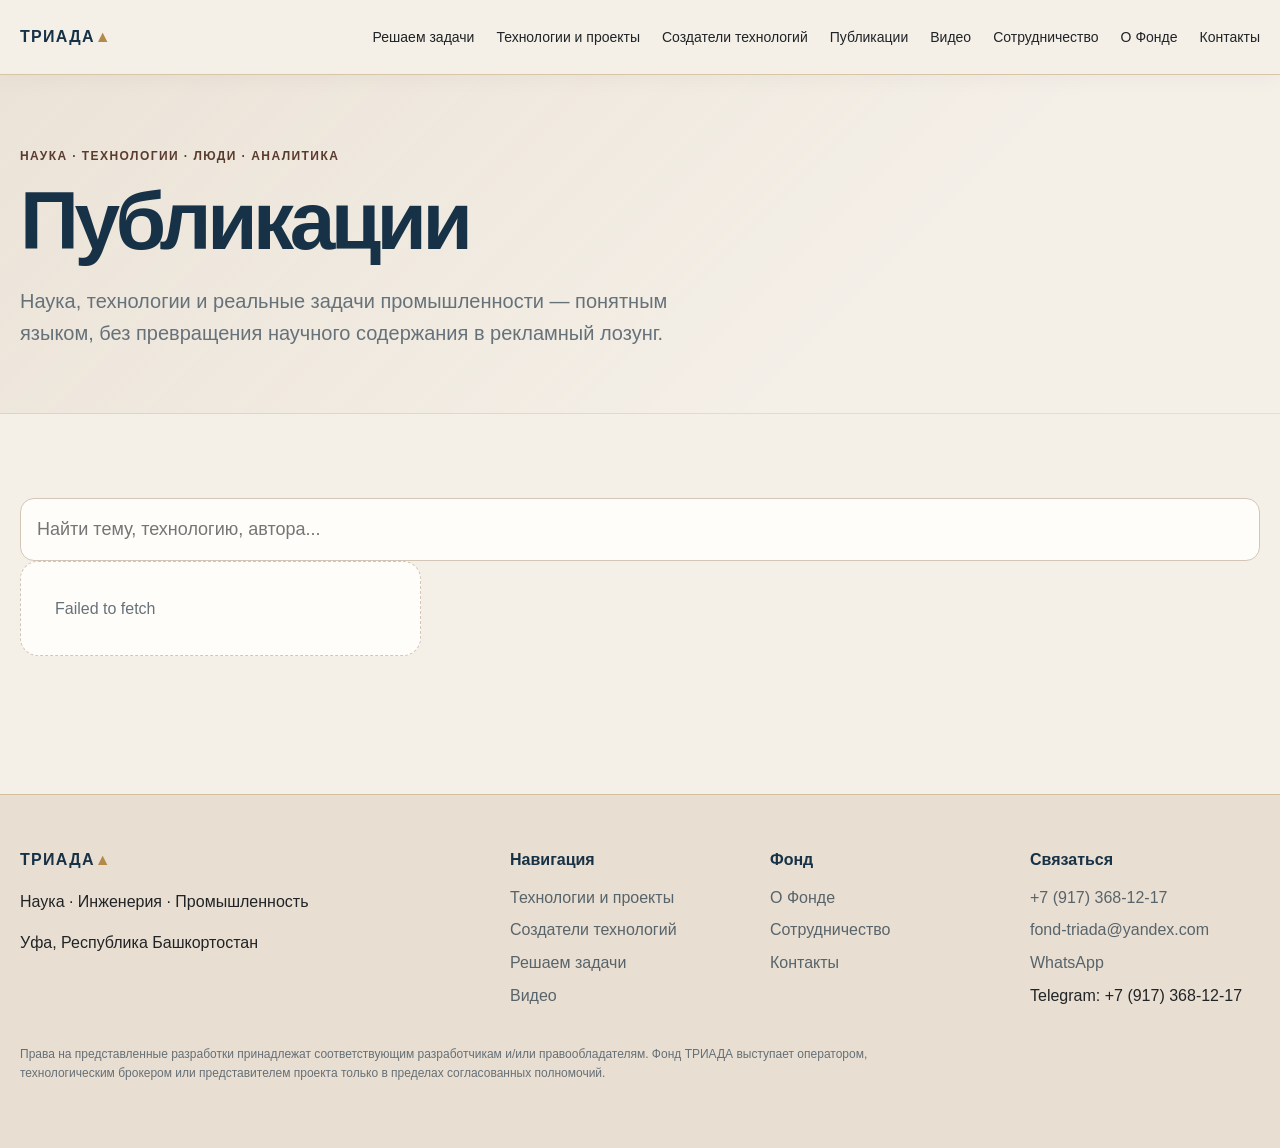
<file: publications.html>
<!doctype html><html lang="ru"><head><meta charset="utf-8"><meta name="viewport" content="width=device-width,initial-scale=1"><title>Публикации — ТРИАДА</title><style>
:root{
  --bg:#f4efe7;--ink:#202427;--muted:#66727a;--red:#5a3c2e;--blue:#173247;--brown:#5a3c2e;--gold:#b28a4a;--sand:#e8ded1;--line:#d3c6b7;--white:#fffdf9;
  --max:1320px;--radius:18px;--shadow:0 14px 38px rgba(23,50,71,.09)
}
*{box-sizing:border-box}html{scroll-behavior:smooth}body{margin:0;background:var(--bg);color:var(--ink);font:16px/1.6 Inter,Arial,sans-serif}
a{color:inherit;text-decoration:none}img{max-width:100%;display:block}button,input,textarea,select{font:inherit}
.container{width:min(calc(100% - 40px),var(--max));margin:auto}.site-header{position:sticky;top:0;z-index:50;background:rgba(244,239,231,.95);backdrop-filter:blur(14px);border-bottom:1px solid rgba(178,138,74,.42);box-shadow:0 4px 20px rgba(23,50,71,.035)}
.header-inner{height:74px;display:flex;align-items:center;gap:28px}.brand{font-weight:800;letter-spacing:.08em;color:var(--blue)}.brand span{color:var(--gold)}.nav{margin-left:auto;display:flex;gap:22px;align-items:center;font-size:14px}.nav a{transition:color .2s ease}.nav a:hover{color:var(--brown)}.nav-toggle{display:none;margin-left:auto;background:none;border:0;font-size:24px;color:var(--blue)}
.hero{padding:96px 0 76px;background:linear-gradient(135deg,rgba(232,222,209,.62),rgba(244,239,231,0) 62%)}.hero-grid{display:grid;grid-template-columns:1.1fr .9fr;gap:70px;align-items:center}.eyebrow{font-size:12px;letter-spacing:.12em;text-transform:uppercase;color:var(--brown);font-weight:800}.hero h1,.page-hero h1{font-size:clamp(48px,7vw,92px);line-height:.96;letter-spacing:-.055em;margin:16px 0 24px;max-width:900px;color:var(--blue)}.hero p,.page-hero p{font-size:20px;color:var(--muted);max-width:720px}.actions{display:flex;gap:12px;flex-wrap:wrap;margin-top:30px}.button{display:inline-flex;align-items:center;justify-content:center;padding:13px 18px;border-radius:999px;background:var(--blue);color:white;font-weight:700;border:1px solid var(--blue);box-shadow:0 6px 16px rgba(23,50,71,.12);transition:transform .18s ease,background .18s ease,border-color .18s ease}.button:hover{background:var(--brown);border-color:var(--brown);transform:translateY(-1px)}.button.secondary{background:transparent;color:var(--blue);border-color:rgba(23,50,71,.28);box-shadow:none}.button.secondary:hover{background:var(--sand);color:var(--blue);border-color:var(--gold)}.button.dark{background:var(--brown);border-color:var(--brown)}.button.dark:hover{background:var(--blue);border-color:var(--blue)}.text-link{font-weight:700;color:var(--brown);border-bottom:1px solid rgba(90,60,46,.45)}
.triad-diagram{min-height:420px;position:relative;border:1px solid rgba(178,138,74,.42);border-radius:32px;background:linear-gradient(150deg,#173247,#284b61);overflow:hidden;box-shadow:0 20px 48px rgba(23,50,71,.18)}.triad-diagram:before,.triad-diagram:after{content:"";position:absolute;border:1px solid rgba(178,138,74,.42);border-radius:50%;width:340px;height:340px;left:50%;top:50%;transform:translate(-50%,-50%)}.triad-diagram:after{width:220px;height:220px}.node{position:absolute;padding:12px 16px;border-radius:999px;background:rgba(255,253,249,.94);color:var(--blue);border:1px solid rgba(178,138,74,.65);font-weight:800;box-shadow:0 10px 28px rgba(9,24,34,.18)}.n1{top:18%;left:12%}.n2{top:56%;left:41%}.n3{bottom:14%;right:9%}.pulse{position:absolute;width:12px;height:12px;background:var(--gold);border-radius:50%;left:50%;top:50%;transform:translate(-50%,-50%);box-shadow:0 0 0 14px rgba(178,138,74,.16)}
section{padding:78px 0}.section-head{display:grid;grid-template-columns:1fr 1fr;gap:40px;align-items:end;margin-bottom:30px}.section-head h2{font-size:clamp(34px,5vw,60px);line-height:1.02;letter-spacing:-.04em;margin:0;color:var(--blue)}.section-head p{color:var(--muted);font-size:18px;margin:0}.grid{display:grid;gap:18px}.grid-4{grid-template-columns:repeat(4,1fr)}.grid-3{grid-template-columns:repeat(3,1fr)}.grid-2{grid-template-columns:repeat(2,1fr)}
.card{background:var(--white);border:1px solid rgba(178,138,74,.28);border-radius:var(--radius);padding:24px;min-height:210px;display:flex;flex-direction:column;box-shadow:0 8px 26px rgba(23,50,71,.055)}.card h3{font-size:24px;line-height:1.15;margin:10px 0;color:var(--blue)}.card p{color:var(--muted);margin:0 0 18px}.card .button,.card .text-link{margin-top:auto;align-self:flex-start}.card-actions{margin-top:auto;display:flex;flex-direction:column;gap:12px;align-items:flex-start}.meta{color:var(--blue);font-size:13px;margin:0 0 16px}.portrait{aspect-ratio:4/3;object-fit:cover;border-radius:12px;margin-bottom:18px;background:#e5ddd2}
.problem-grid .card{min-height:170px}.problem-grid h3{font-size:22px}.dark-section{background:var(--blue);color:white}.dark-section .section-head h2{color:white}.dark-section .section-head p,.dark-section .card p{color:#d6dde1}.dark-section .card{background:#203e52;border-color:#3b5d72;box-shadow:none}.dark-section .card h3{color:white}.dark-section .eyebrow{color:#d9bd86}
.steps{display:grid;grid-template-columns:repeat(6,1fr);gap:1px;background:rgba(178,138,74,.34);border:1px solid rgba(178,138,74,.34);border-radius:var(--radius);overflow:hidden}.step{background:var(--white);padding:22px}.step b{font-size:28px;color:var(--brown)}.step h3{font-size:17px;margin:24px 0 7px;color:var(--blue)}.step p{font-size:13px;color:var(--muted);margin:0}.dark-section .step{background:#f7f2ea}.dark-section .step h3{color:var(--blue)}
.page-hero{padding:72px 0 44px;background:linear-gradient(135deg,rgba(232,222,209,.72),rgba(244,239,231,0) 68%);border-bottom:1px solid rgba(178,138,74,.18)}.page-hero h1{font-size:clamp(44px,7vw,82px)}.filters{display:flex;gap:8px;flex-wrap:wrap;margin:18px 0 28px}.filter{border:1px solid rgba(23,50,71,.2);background:var(--white);color:var(--blue);border-radius:999px;padding:9px 13px}.filter:hover{border-color:var(--gold);background:var(--sand)}.search{width:100%;padding:16px;border:1px solid var(--line);border-radius:14px;background:var(--white);font-size:18px}.empty{padding:34px;border:1px dashed var(--line);border-radius:var(--radius);color:var(--muted);background:var(--white)}
.detail-grid{display:grid;grid-template-columns:2fr 1fr;gap:44px}.detail-content h2{font-size:34px;letter-spacing:-.03em;margin:48px 0 12px;color:var(--blue)}.detail-sidebar{position:sticky;top:100px;height:max-content}.fact{padding:14px 0;border-bottom:1px solid var(--line)}.fact span{display:block;color:var(--muted);font-size:12px;text-transform:uppercase;letter-spacing:.08em}.fact b{display:block;margin-top:5px}.evidence-scale{display:grid;grid-template-columns:repeat(7,1fr);gap:4px;margin-top:18px}.evidence-scale span{height:8px;border-radius:99px;background:#ded4c7}.evidence-scale span.on{background:var(--gold)}
.form-card{background:var(--white);border:1px solid rgba(178,138,74,.32);border-radius:var(--radius);padding:28px;box-shadow:0 10px 30px rgba(23,50,71,.055)}.form-grid{display:grid;grid-template-columns:1fr 1fr;gap:16px}.form-grid .full{grid-column:1/-1}label{font-weight:700;font-size:13px}input,textarea,select{width:100%;padding:13px;border:1px solid var(--line);border-radius:10px;background:var(--white);margin-top:6px;color:var(--ink)}input:focus,textarea:focus,select:focus{outline:2px solid rgba(178,138,74,.22);border-color:var(--gold)}textarea{min-height:120px;resize:vertical}.form-status{margin-top:12px;color:var(--blue)}.hp{position:absolute;left:-9999px}
.footer{padding:52px 0;border-top:1px solid rgba(178,138,74,.38);margin-top:60px;background:var(--sand)}.footer-grid{display:grid;grid-template-columns:2fr repeat(3,1fr);gap:30px}.footer h4{margin:0 0 12px;color:var(--blue)}.footer a{display:block;color:#58646b;margin:7px 0}.footer a:hover{color:var(--brown)}.legal{font-size:12px;color:#657077;margin-top:30px;max-width:900px}
@media(max-width:980px){.nav{display:none;position:absolute;left:20px;right:20px;top:74px;background:var(--white);border:1px solid var(--line);border-radius:14px;padding:16px;flex-direction:column;align-items:flex-start}.nav.open{display:flex}.nav-toggle{display:block}.hero-grid,.section-head,.detail-grid{grid-template-columns:1fr}.triad-diagram{min-height:320px}.grid-4{grid-template-columns:repeat(2,1fr)}.grid-3{grid-template-columns:1fr 1fr}.steps{grid-template-columns:repeat(2,1fr)}.detail-sidebar{position:static}.footer-grid{grid-template-columns:1fr 1fr}.hero{padding-top:60px}}
@media(max-width:620px){.container{width:min(calc(100% - 28px),var(--max))}.hero h1,.page-hero h1{font-size:48px}.hero p,.page-hero p{font-size:17px}.grid-4,.grid-3,.grid-2,.form-grid,.footer-grid{grid-template-columns:1fr}.steps{grid-template-columns:1fr}.evidence-scale{grid-template-columns:repeat(7,1fr)}section{padding:56px 0}.section-head{gap:18px}.card{min-height:unset}}

</style><script>
// После публикации Google Apps Script Web App вставьте URL /exec сюда.
window.TRIADA_CONFIG = {
  API_URL: 'https://script.google.com/macros/s/AKfycbx8Can62cXNw6nDtf886QBsCSZgSdFpAb1yBS1tljeRZTxrNdUVg59lQ1ZYYLkka4c6/exec',
  SITE_NAME: 'Фонд ТРИАДА',
  CONTACT_EMAIL: 'fond-triada@yandex.com',
  CONTACT_PHONE: '+79173681217',
  CONTACT_PHONE_DISPLAY: '+7 (917) 368-12-17',
  WHATSAPP_URL: 'https://wa.me/79173681217'
};

</script><script>
(function(){
  const cfg = () => window.TRIADA_CONFIG || {};
  const demo = {
    ok:true, generatedAt:new Date().toISOString(),
    projects:[], creators:[], challenges:[], competences:[], publications:[]
  };
  function configured(){ const u=cfg().API_URL||''; return /^https:\/\//.test(u) && !u.includes('PASTE_'); }
  async function get(action, params={}){
    if(!configured()) return action==='bootstrap'?demo:{ok:false,error:'API не подключён'};
    const u=new URL(cfg().API_URL);
    u.searchParams.set('action',action);
    Object.entries(params).forEach(([k,v])=>u.searchParams.set(k,v));
    const r=await fetch(u.toString(),{redirect:'follow',cache:'no-store'});
    if(!r.ok) throw new Error('Ошибка API: '+r.status);
    return r.json();
  }
  async function submit(payload){
    if(!configured()) throw new Error('Сначала подключите Apps Script API в assets/js/config.js');
    const r=await fetch(cfg().API_URL,{method:'POST',redirect:'follow',headers:{'Content-Type':'text/plain;charset=utf-8'},body:JSON.stringify(payload)});
    if(!r.ok) throw new Error('Не удалось отправить форму');
    return r.json();
  }
  window.TriadaAPI={get,submit,configured};
})();

</script><script>
(function(){
  const esc=s=>String(s??'').replace(/[&<>"']/g,m=>({'&':'&amp;','<':'&lt;','>':'&gt;','"':'&quot;',"'":'&#39;'}[m]));
  const qs=k=>new URLSearchParams(location.search).get(k)||'';
  const list=v=>Array.isArray(v)?v:(v?String(v).split(/[,;]+/).map(x=>x.trim()).filter(Boolean):[]);
  function stageLabel(s){return ({IDEA:'Идея',CONCEPT:'Концепция',LAB:'Лаборатория',PROTOTYPE:'Прототип',PILOT:'Пилот',DEMO:'Демонстрация',INDUSTRIAL:'Промышленная эксплуатация','SCALE-UP':'Масштабирование'})[s]||s||''}
  function projectCard(p){return `<article class="card project-card"><div class="eyebrow">${esc(p.direction||'Технологический проект')} · ${esc(stageLabel(p.stage))}</div><h3>${esc(p.name)}</h3><p>${esc(p.lead||p.problem||'')}</p><div class="meta"><span>${esc(p.need||'')}</span></div><div class="card-actions"><a class="button" href="project.html?id=${encodeURIComponent(p.id)}">Познакомиться с проектом</a><a class="text-link" href="cooperation.html?project=${encodeURIComponent(p.id)}">Обсудить с ТРИАДОЙ →</a></div></article>`}
  function creatorCard(c){return `<article class="card creator-card">${c.photo?`<img class="portrait" src="${esc(c.photo)}" alt="${esc(c.name)}">`:''}<div class="eyebrow">${esc((c.roles||[]).join(' · '))}</div><h3>${esc(c.name)}</h3><p>${esc(c.degree||c.title||c.tasks||'')}</p><a class="button secondary" href="creator.html?id=${encodeURIComponent(c.id)}">Познакомиться с создателем</a></article>`}
  function publicationCard(p){return `<article class="card"><div class="eyebrow">${esc(p.type||'Публикация')}</div><h3>${esc(p.title)}</h3><p>${esc(p.lead||'')}</p><a class="text-link" href="publications.html?id=${encodeURIComponent(p.id)}">Читать →</a></article>`}
  function bindMobileNav(){const b=document.querySelector('[data-nav-toggle]'), n=document.querySelector('[data-nav]');if(b&&n)b.onclick=()=>n.classList.toggle('open')}
  async function submitForm(form){const status=form.querySelector('[data-form-status]'); const data=Object.fromEntries(new FormData(form).entries()); try{status.textContent='Отправляем…';const r=await TriadaAPI.submit(data);if(!r.ok)throw new Error(r.error||'Ошибка');status.textContent='Спасибо. Заявка принята: '+r.id;form.reset()}catch(e){status.textContent=e.message}}
  window.TriadaUI={esc,qs,list,stageLabel,projectCard,creatorCard,publicationCard,bindMobileNav,submitForm};
  document.addEventListener('DOMContentLoaded',bindMobileNav);
})();

</script></head><body>
<header class="site-header"><div class="container header-inner"><a class="brand" href="index.html">ТРИАДА<span>▲</span></a><nav class="nav" data-nav><a href="challenges.html">Решаем задачи</a><a href="projects.html">Технологии и проекты</a><a href="creators.html">Создатели технологий</a><a href="publications.html">Публикации</a><a href="videos.html">Видео</a><a href="cooperation.html">Сотрудничество</a><a href="about.html">О Фонде</a><a href="contacts.html">Контакты</a></nav><button class="nav-toggle" data-nav-toggle aria-label="Меню">☰</button></div></header>
<main><section class="page-hero"><div class="container"><div class="eyebrow">Наука · Технологии · Люди · Аналитика</div><h1>Публикации</h1><p>Наука, технологии и реальные задачи промышленности — понятным языком, без превращения научного содержания в рекламный лозунг.</p></div></section><section><div class="container"><input class="search" id="search" placeholder="Найти тему, технологию, автора..."><div class="grid grid-3" id="grid"><div class="empty">Загрузка...</div></div><article id="article" class="detail-content"></article></div></section></main><footer class="footer"><div class="container"><div class="footer-grid"><div><div class="brand">ТРИАДА<span>▲</span></div><p class="muted">Наука · Инженерия · Промышленность</p><p class="muted">Уфа, Республика Башкортостан</p></div><div><h4>Навигация</h4><a href="projects.html">Технологии и проекты</a><a href="creators.html">Создатели технологий</a><a href="challenges.html">Решаем задачи</a><a href="videos.html">Видео</a></div><div><h4>Фонд</h4><a href="about.html">О Фонде</a><a href="cooperation.html">Сотрудничество</a><a href="contacts.html">Контакты</a></div><div><h4>Связаться</h4><a href="tel:+79173681217">+7 (917) 368-12-17</a><a href="mailto:fond-triada@yandex.com">fond-triada@yandex.com</a><a href="https://wa.me/79173681217" target="_blank" rel="noopener">WhatsApp</a><span class="muted">Telegram: +7 (917) 368-12-17</span></div></div><p class="legal">Права на представленные разработки принадлежат соответствующим разработчикам и/или правообладателям. Фонд ТРИАДА выступает оператором, технологическим брокером или представителем проекта только в пределах согласованных полномочий.</p></div></footer>
<script>window.addEventListener('DOMContentLoaded',async()=>{const grid=document.querySelector('#grid'),article=document.querySelector('#article'),q=document.querySelector('#search'),id=TriadaUI.qs('id');try{const b=await TriadaAPI.get('bootstrap');const all=b.publications||[];function render(){const t=q.value.trim().toLowerCase();const rows=all.filter(p=>!t||[p.title,p.lead,p.type,p.author].join(' ').toLowerCase().includes(t));grid.innerHTML=rows.length?rows.map(TriadaUI.publicationCard).join(''):'<div class="empty">Материалы не найдены.</div>'}q.oninput=render;render();if(id){const p=all.find(x=>x.id===id);if(p){article.innerHTML=`<h2>${TriadaUI.esc(p.title)}</h2><p class="eyebrow">${TriadaUI.esc(p.type)} · ${TriadaUI.esc(p.author)}</p><p>${TriadaUI.esc(p.lead)}</p>${/^https?:/.test(p.content)?`<p><a class="button secondary" href="${TriadaUI.esc(p.content)}" target="_blank" rel="noopener">Открыть материал</a></p>`:`<p>${TriadaUI.esc(p.content)}</p>`}`;article.scrollIntoView({behavior:'smooth'})}}}catch(e){grid.innerHTML=`<div class="empty">${TriadaUI.esc(e.message)}</div>`}});</script>
</body></html>
</file>
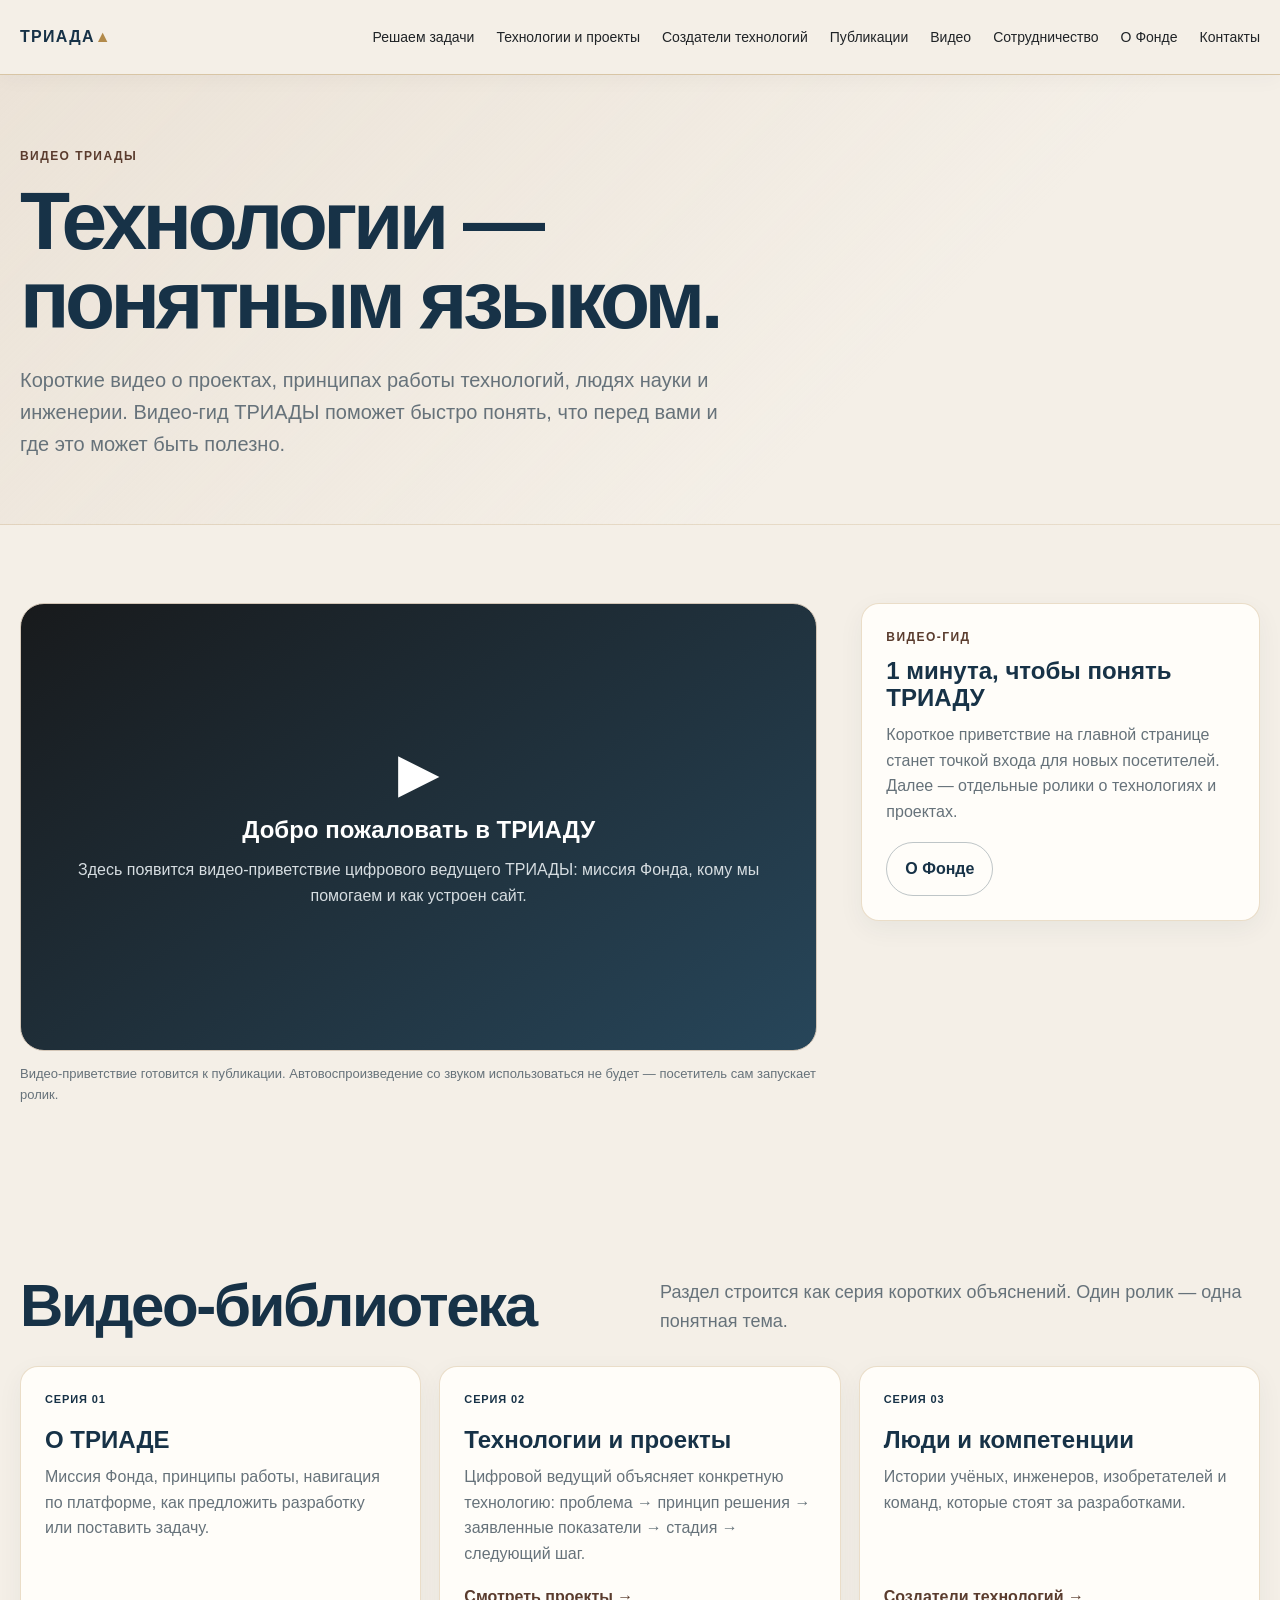
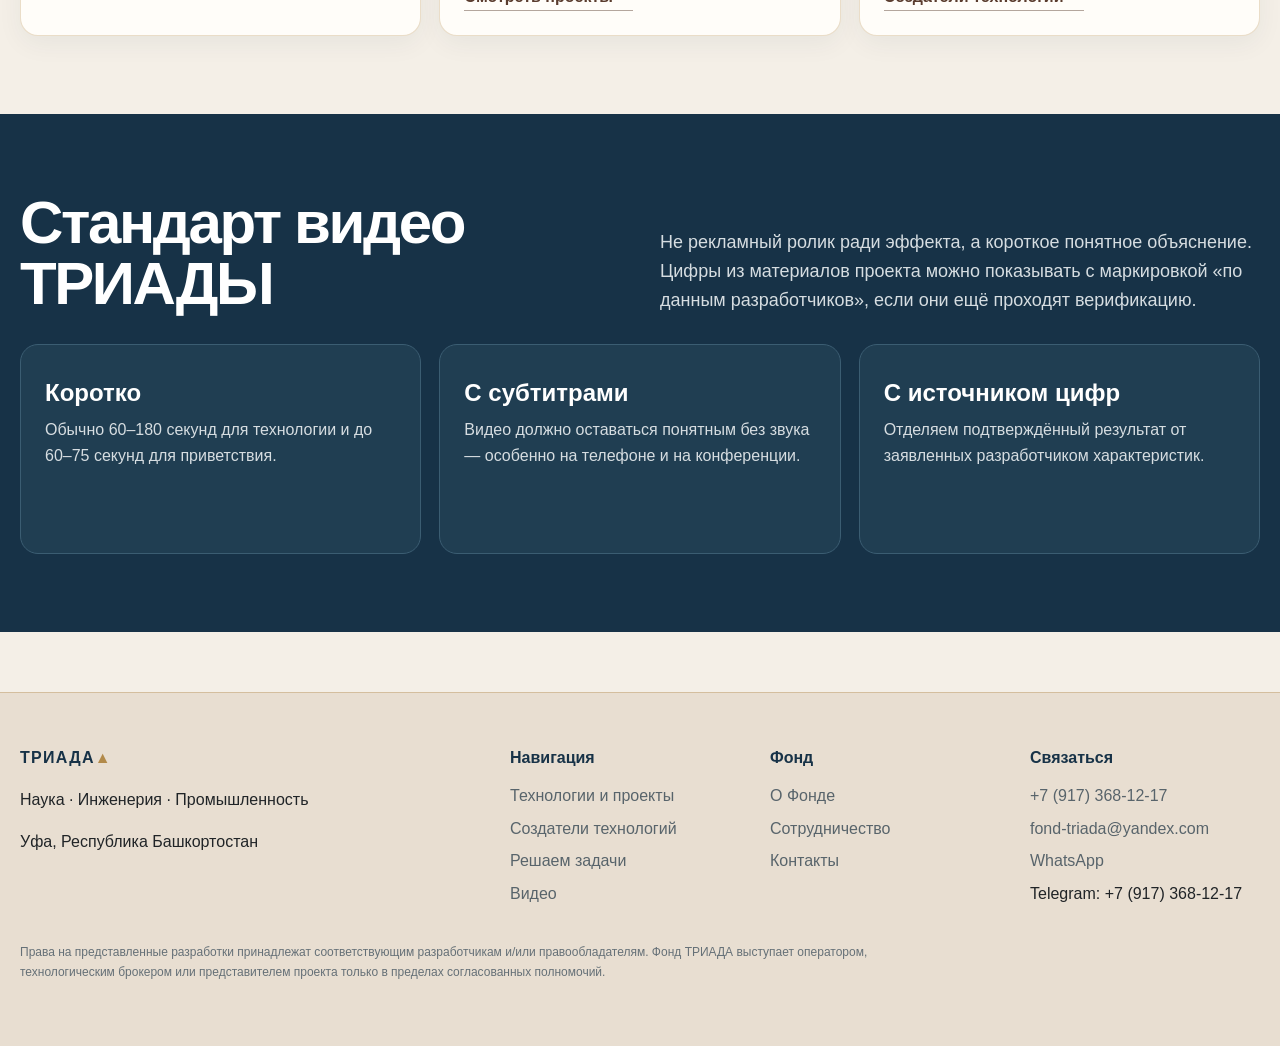
<file: videos.html>
<!doctype html><html lang="ru"><head><meta charset="utf-8"><meta name="viewport" content="width=device-width,initial-scale=1"><title>Видео — ТРИАДА</title><style>
:root{
  --bg:#f4efe7;--ink:#202427;--muted:#66727a;--red:#5a3c2e;--blue:#173247;--brown:#5a3c2e;--gold:#b28a4a;--sand:#e8ded1;--line:#d3c6b7;--white:#fffdf9;
  --max:1320px;--radius:18px;--shadow:0 14px 38px rgba(23,50,71,.09)
}
*{box-sizing:border-box}html{scroll-behavior:smooth}body{margin:0;background:var(--bg);color:var(--ink);font:16px/1.6 Inter,Arial,sans-serif}
a{color:inherit;text-decoration:none}img{max-width:100%;display:block}button,input,textarea,select{font:inherit}
.container{width:min(calc(100% - 40px),var(--max));margin:auto}.site-header{position:sticky;top:0;z-index:50;background:rgba(244,239,231,.95);backdrop-filter:blur(14px);border-bottom:1px solid rgba(178,138,74,.42);box-shadow:0 4px 20px rgba(23,50,71,.035)}
.header-inner{height:74px;display:flex;align-items:center;gap:28px}.brand{font-weight:800;letter-spacing:.08em;color:var(--blue)}.brand span{color:var(--gold)}.nav{margin-left:auto;display:flex;gap:22px;align-items:center;font-size:14px}.nav a{transition:color .2s ease}.nav a:hover{color:var(--brown)}.nav-toggle{display:none;margin-left:auto;background:none;border:0;font-size:24px;color:var(--blue)}
.hero{padding:96px 0 76px;background:linear-gradient(135deg,rgba(232,222,209,.62),rgba(244,239,231,0) 62%)}.hero-grid{display:grid;grid-template-columns:1.1fr .9fr;gap:70px;align-items:center}.eyebrow{font-size:12px;letter-spacing:.12em;text-transform:uppercase;color:var(--brown);font-weight:800}.hero h1,.page-hero h1{font-size:clamp(48px,7vw,92px);line-height:.96;letter-spacing:-.055em;margin:16px 0 24px;max-width:900px;color:var(--blue)}.hero p,.page-hero p{font-size:20px;color:var(--muted);max-width:720px}.actions{display:flex;gap:12px;flex-wrap:wrap;margin-top:30px}.button{display:inline-flex;align-items:center;justify-content:center;padding:13px 18px;border-radius:999px;background:var(--blue);color:white;font-weight:700;border:1px solid var(--blue);box-shadow:0 6px 16px rgba(23,50,71,.12);transition:transform .18s ease,background .18s ease,border-color .18s ease}.button:hover{background:var(--brown);border-color:var(--brown);transform:translateY(-1px)}.button.secondary{background:transparent;color:var(--blue);border-color:rgba(23,50,71,.28);box-shadow:none}.button.secondary:hover{background:var(--sand);color:var(--blue);border-color:var(--gold)}.button.dark{background:var(--brown);border-color:var(--brown)}.button.dark:hover{background:var(--blue);border-color:var(--blue)}.text-link{font-weight:700;color:var(--brown);border-bottom:1px solid rgba(90,60,46,.45)}
.triad-diagram{min-height:420px;position:relative;border:1px solid rgba(178,138,74,.42);border-radius:32px;background:linear-gradient(150deg,#173247,#284b61);overflow:hidden;box-shadow:0 20px 48px rgba(23,50,71,.18)}.triad-diagram:before,.triad-diagram:after{content:"";position:absolute;border:1px solid rgba(178,138,74,.42);border-radius:50%;width:340px;height:340px;left:50%;top:50%;transform:translate(-50%,-50%)}.triad-diagram:after{width:220px;height:220px}.node{position:absolute;padding:12px 16px;border-radius:999px;background:rgba(255,253,249,.94);color:var(--blue);border:1px solid rgba(178,138,74,.65);font-weight:800;box-shadow:0 10px 28px rgba(9,24,34,.18)}.n1{top:18%;left:12%}.n2{top:56%;left:41%}.n3{bottom:14%;right:9%}.pulse{position:absolute;width:12px;height:12px;background:var(--gold);border-radius:50%;left:50%;top:50%;transform:translate(-50%,-50%);box-shadow:0 0 0 14px rgba(178,138,74,.16)}
section{padding:78px 0}.section-head{display:grid;grid-template-columns:1fr 1fr;gap:40px;align-items:end;margin-bottom:30px}.section-head h2{font-size:clamp(34px,5vw,60px);line-height:1.02;letter-spacing:-.04em;margin:0;color:var(--blue)}.section-head p{color:var(--muted);font-size:18px;margin:0}.grid{display:grid;gap:18px}.grid-4{grid-template-columns:repeat(4,1fr)}.grid-3{grid-template-columns:repeat(3,1fr)}.grid-2{grid-template-columns:repeat(2,1fr)}
.card{background:var(--white);border:1px solid rgba(178,138,74,.28);border-radius:var(--radius);padding:24px;min-height:210px;display:flex;flex-direction:column;box-shadow:0 8px 26px rgba(23,50,71,.055)}.card h3{font-size:24px;line-height:1.15;margin:10px 0;color:var(--blue)}.card p{color:var(--muted);margin:0 0 18px}.card .button,.card .text-link{margin-top:auto;align-self:flex-start}.card-actions{margin-top:auto;display:flex;flex-direction:column;gap:12px;align-items:flex-start}.meta{color:var(--blue);font-size:13px;margin:0 0 16px}.portrait{aspect-ratio:4/3;object-fit:cover;border-radius:12px;margin-bottom:18px;background:#e5ddd2}
.problem-grid .card{min-height:170px}.problem-grid h3{font-size:22px}.dark-section{background:var(--blue);color:white}.dark-section .section-head h2{color:white}.dark-section .section-head p,.dark-section .card p{color:#d6dde1}.dark-section .card{background:#203e52;border-color:#3b5d72;box-shadow:none}.dark-section .card h3{color:white}.dark-section .eyebrow{color:#d9bd86}
.steps{display:grid;grid-template-columns:repeat(6,1fr);gap:1px;background:rgba(178,138,74,.34);border:1px solid rgba(178,138,74,.34);border-radius:var(--radius);overflow:hidden}.step{background:var(--white);padding:22px}.step b{font-size:28px;color:var(--brown)}.step h3{font-size:17px;margin:24px 0 7px;color:var(--blue)}.step p{font-size:13px;color:var(--muted);margin:0}.dark-section .step{background:#f7f2ea}.dark-section .step h3{color:var(--blue)}
.page-hero{padding:72px 0 44px;background:linear-gradient(135deg,rgba(232,222,209,.72),rgba(244,239,231,0) 68%);border-bottom:1px solid rgba(178,138,74,.18)}.page-hero h1{font-size:clamp(44px,7vw,82px)}.filters{display:flex;gap:8px;flex-wrap:wrap;margin:18px 0 28px}.filter{border:1px solid rgba(23,50,71,.2);background:var(--white);color:var(--blue);border-radius:999px;padding:9px 13px}.filter:hover{border-color:var(--gold);background:var(--sand)}.search{width:100%;padding:16px;border:1px solid var(--line);border-radius:14px;background:var(--white);font-size:18px}.empty{padding:34px;border:1px dashed var(--line);border-radius:var(--radius);color:var(--muted);background:var(--white)}
.detail-grid{display:grid;grid-template-columns:2fr 1fr;gap:44px}.detail-content h2{font-size:34px;letter-spacing:-.03em;margin:48px 0 12px;color:var(--blue)}.detail-sidebar{position:sticky;top:100px;height:max-content}.fact{padding:14px 0;border-bottom:1px solid var(--line)}.fact span{display:block;color:var(--muted);font-size:12px;text-transform:uppercase;letter-spacing:.08em}.fact b{display:block;margin-top:5px}.evidence-scale{display:grid;grid-template-columns:repeat(7,1fr);gap:4px;margin-top:18px}.evidence-scale span{height:8px;border-radius:99px;background:#ded4c7}.evidence-scale span.on{background:var(--gold)}
.form-card{background:var(--white);border:1px solid rgba(178,138,74,.32);border-radius:var(--radius);padding:28px;box-shadow:0 10px 30px rgba(23,50,71,.055)}.form-grid{display:grid;grid-template-columns:1fr 1fr;gap:16px}.form-grid .full{grid-column:1/-1}label{font-weight:700;font-size:13px}input,textarea,select{width:100%;padding:13px;border:1px solid var(--line);border-radius:10px;background:var(--white);margin-top:6px;color:var(--ink)}input:focus,textarea:focus,select:focus{outline:2px solid rgba(178,138,74,.22);border-color:var(--gold)}textarea{min-height:120px;resize:vertical}.form-status{margin-top:12px;color:var(--blue)}.hp{position:absolute;left:-9999px}
.footer{padding:52px 0;border-top:1px solid rgba(178,138,74,.38);margin-top:60px;background:var(--sand)}.footer-grid{display:grid;grid-template-columns:2fr repeat(3,1fr);gap:30px}.footer h4{margin:0 0 12px;color:var(--blue)}.footer a{display:block;color:#58646b;margin:7px 0}.footer a:hover{color:var(--brown)}.legal{font-size:12px;color:#657077;margin-top:30px;max-width:900px}
@media(max-width:980px){.nav{display:none;position:absolute;left:20px;right:20px;top:74px;background:var(--white);border:1px solid var(--line);border-radius:14px;padding:16px;flex-direction:column;align-items:flex-start}.nav.open{display:flex}.nav-toggle{display:block}.hero-grid,.section-head,.detail-grid{grid-template-columns:1fr}.triad-diagram{min-height:320px}.grid-4{grid-template-columns:repeat(2,1fr)}.grid-3{grid-template-columns:1fr 1fr}.steps{grid-template-columns:repeat(2,1fr)}.detail-sidebar{position:static}.footer-grid{grid-template-columns:1fr 1fr}.hero{padding-top:60px}}
@media(max-width:620px){.container{width:min(calc(100% - 28px),var(--max))}.hero h1,.page-hero h1{font-size:48px}.hero p,.page-hero p{font-size:17px}.grid-4,.grid-3,.grid-2,.form-grid,.footer-grid{grid-template-columns:1fr}.steps{grid-template-columns:1fr}.evidence-scale{grid-template-columns:repeat(7,1fr)}section{padding:56px 0}.section-head{gap:18px}.card{min-height:unset}}


.video-frame{aspect-ratio:16/9;border:1px solid var(--line);border-radius:24px;background:linear-gradient(145deg,#181a1c,#27465a);color:#fff;display:flex;align-items:center;justify-content:center;text-align:center;padding:32px;overflow:hidden}.video-frame iframe,.video-frame video{width:100%;height:100%;border:0}.video-frame .play-mark{font-size:54px;line-height:1;margin-bottom:12px}.video-card{min-height:250px}.series-tag{display:inline-block;font-size:11px;letter-spacing:.08em;text-transform:uppercase;color:var(--blue);font-weight:800;margin-bottom:8px}.video-note{font-size:13px;color:var(--muted)}

</style><script>
// После публикации Google Apps Script Web App вставьте URL /exec сюда.
window.TRIADA_CONFIG = {
  API_URL: 'https://script.google.com/macros/s/AKfycbx8Can62cXNw6nDtf886QBsCSZgSdFpAb1yBS1tljeRZTxrNdUVg59lQ1ZYYLkka4c6/exec',
  SITE_NAME: 'Фонд ТРИАДА',
  CONTACT_EMAIL: 'fond-triada@yandex.com',
  CONTACT_PHONE: '+79173681217',
  CONTACT_PHONE_DISPLAY: '+7 (917) 368-12-17',
  WHATSAPP_URL: 'https://wa.me/79173681217'
};

</script><script>
(function(){
  const cfg = () => window.TRIADA_CONFIG || {};
  const demo = {
    ok:true, generatedAt:new Date().toISOString(),
    projects:[], creators:[], challenges:[], competences:[], publications:[]
  };
  function configured(){ const u=cfg().API_URL||''; return /^https:\/\//.test(u) && !u.includes('PASTE_'); }
  async function get(action, params={}){
    if(!configured()) return action==='bootstrap'?demo:{ok:false,error:'API не подключён'};
    const u=new URL(cfg().API_URL);
    u.searchParams.set('action',action);
    Object.entries(params).forEach(([k,v])=>u.searchParams.set(k,v));
    const r=await fetch(u.toString(),{redirect:'follow',cache:'no-store'});
    if(!r.ok) throw new Error('Ошибка API: '+r.status);
    return r.json();
  }
  async function submit(payload){
    if(!configured()) throw new Error('Сначала подключите Apps Script API в assets/js/config.js');
    const r=await fetch(cfg().API_URL,{method:'POST',redirect:'follow',headers:{'Content-Type':'text/plain;charset=utf-8'},body:JSON.stringify(payload)});
    if(!r.ok) throw new Error('Не удалось отправить форму');
    return r.json();
  }
  window.TriadaAPI={get,submit,configured};
})();

</script><script>
(function(){
  const esc=s=>String(s??'').replace(/[&<>"']/g,m=>({'&':'&amp;','<':'&lt;','>':'&gt;','"':'&quot;',"'":'&#39;'}[m]));
  const qs=k=>new URLSearchParams(location.search).get(k)||'';
  const list=v=>Array.isArray(v)?v:(v?String(v).split(/[,;]+/).map(x=>x.trim()).filter(Boolean):[]);
  function stageLabel(s){return ({IDEA:'Идея',CONCEPT:'Концепция',LAB:'Лаборатория',PROTOTYPE:'Прототип',PILOT:'Пилот',DEMO:'Демонстрация',INDUSTRIAL:'Промышленная эксплуатация','SCALE-UP':'Масштабирование'})[s]||s||''}
  function projectCard(p){return `<article class="card project-card"><div class="eyebrow">${esc(p.direction||'Технологический проект')} · ${esc(stageLabel(p.stage))}</div><h3>${esc(p.name)}</h3><p>${esc(p.lead||p.problem||'')}</p><div class="meta"><span>${esc(p.need||'')}</span></div><div class="card-actions"><a class="button" href="project.html?id=${encodeURIComponent(p.id)}">Познакомиться с проектом</a><a class="text-link" href="cooperation.html?project=${encodeURIComponent(p.id)}">Обсудить с ТРИАДОЙ →</a></div></article>`}
  function creatorCard(c){return `<article class="card creator-card">${c.photo?`<img class="portrait" src="${esc(c.photo)}" alt="${esc(c.name)}">`:''}<div class="eyebrow">${esc((c.roles||[]).join(' · '))}</div><h3>${esc(c.name)}</h3><p>${esc(c.degree||c.title||c.tasks||'')}</p><a class="button secondary" href="creator.html?id=${encodeURIComponent(c.id)}">Познакомиться с создателем</a></article>`}
  function publicationCard(p){return `<article class="card"><div class="eyebrow">${esc(p.type||'Публикация')}</div><h3>${esc(p.title)}</h3><p>${esc(p.lead||'')}</p><a class="text-link" href="publications.html?id=${encodeURIComponent(p.id)}">Читать →</a></article>`}
  function bindMobileNav(){const b=document.querySelector('[data-nav-toggle]'), n=document.querySelector('[data-nav]');if(b&&n)b.onclick=()=>n.classList.toggle('open')}
  async function submitForm(form){const status=form.querySelector('[data-form-status]'); const data=Object.fromEntries(new FormData(form).entries()); try{status.textContent='Отправляем…';const r=await TriadaAPI.submit(data);if(!r.ok)throw new Error(r.error||'Ошибка');status.textContent='Спасибо. Заявка принята: '+r.id;form.reset()}catch(e){status.textContent=e.message}}
  window.TriadaUI={esc,qs,list,stageLabel,projectCard,creatorCard,publicationCard,bindMobileNav,submitForm};
  document.addEventListener('DOMContentLoaded',bindMobileNav);
})();

</script></head><body><header class="site-header"><div class="container header-inner"><a class="brand" href="index.html">ТРИАДА<span>▲</span></a><nav class="nav" data-nav><a href="challenges.html">Решаем задачи</a><a href="projects.html">Технологии и проекты</a><a href="creators.html">Создатели технологий</a><a href="publications.html">Публикации</a><a href="videos.html">Видео</a><a href="cooperation.html">Сотрудничество</a><a href="about.html">О Фонде</a><a href="contacts.html">Контакты</a></nav><button class="nav-toggle" data-nav-toggle aria-label="Меню">☰</button></div></header><main>
<section class="page-hero"><div class="container"><div class="eyebrow">Видео ТРИАДЫ</div><h1>Технологии — понятным языком.</h1><p>Короткие видео о проектах, принципах работы технологий, людях науки и инженерии. Видео-гид ТРИАДЫ поможет быстро понять, что перед вами и где это может быть полезно.</p></div></section>
<section><div class="container detail-grid"><article><div class="video-frame"><div><div class="play-mark">▶</div><h2 style="margin:0 0 8px">Добро пожаловать в ТРИАДУ</h2><p style="margin:0;color:#d6dde1">Здесь появится видео-приветствие цифрового ведущего ТРИАДЫ: миссия Фонда, кому мы помогаем и как устроен сайт.</p></div></div><p class="video-note">Видео-приветствие готовится к публикации. Автовоспроизведение со звуком использоваться не будет — посетитель сам запускает ролик.</p></article><aside class="detail-sidebar card"><div class="eyebrow">Видео-гид</div><h3>1 минута, чтобы понять ТРИАДУ</h3><p>Короткое приветствие на главной странице станет точкой входа для новых посетителей. Далее — отдельные ролики о технологиях и проектах.</p><a class="button secondary" href="about.html">О Фонде</a></aside></div></section>
<section><div class="container"><div class="section-head"><h2>Видео-библиотека</h2><p>Раздел строится как серия коротких объяснений. Один ролик — одна понятная тема.</p></div><div class="grid grid-3">
<article class="card video-card"><span class="series-tag">Серия 01</span><h3>О ТРИАДЕ</h3><p>Миссия Фонда, принципы работы, навигация по платформе, как предложить разработку или поставить задачу.</p></article>
<article class="card video-card"><span class="series-tag">Серия 02</span><h3>Технологии и проекты</h3><p>Цифровой ведущий объясняет конкретную технологию: проблема → принцип решения → заявленные показатели → стадия → следующий шаг.</p><a class="text-link" href="projects.html">Смотреть проекты →</a></article>
<article class="card video-card"><span class="series-tag">Серия 03</span><h3>Люди и компетенции</h3><p>Истории учёных, инженеров, изобретателей и команд, которые стоят за разработками.</p><a class="text-link" href="creators.html">Создатели технологий →</a></article>
</div></div></section>
<section class="dark-section"><div class="container"><div class="section-head"><h2>Стандарт видео ТРИАДЫ</h2><p>Не рекламный ролик ради эффекта, а короткое понятное объяснение. Цифры из материалов проекта можно показывать с маркировкой «по данным разработчиков», если они ещё проходят верификацию.</p></div><div class="grid grid-3"><article class="card"><h3>Коротко</h3><p>Обычно 60–180 секунд для технологии и до 60–75 секунд для приветствия.</p></article><article class="card"><h3>С субтитрами</h3><p>Видео должно оставаться понятным без звука — особенно на телефоне и на конференции.</p></article><article class="card"><h3>С источником цифр</h3><p>Отделяем подтверждённый результат от заявленных разработчиком характеристик.</p></article></div></div></section>
</main><footer class="footer"><div class="container"><div class="footer-grid"><div><div class="brand">ТРИАДА<span>▲</span></div><p class="muted">Наука · Инженерия · Промышленность</p><p class="muted">Уфа, Республика Башкортостан</p></div><div><h4>Навигация</h4><a href="projects.html">Технологии и проекты</a><a href="creators.html">Создатели технологий</a><a href="challenges.html">Решаем задачи</a><a href="videos.html">Видео</a></div><div><h4>Фонд</h4><a href="about.html">О Фонде</a><a href="cooperation.html">Сотрудничество</a><a href="contacts.html">Контакты</a></div><div><h4>Связаться</h4><a href="tel:+79173681217">+7 (917) 368-12-17</a><a href="mailto:fond-triada@yandex.com">fond-triada@yandex.com</a><a href="https://wa.me/79173681217" target="_blank" rel="noopener">WhatsApp</a><span class="muted">Telegram: +7 (917) 368-12-17</span></div></div><p class="legal">Права на представленные разработки принадлежат соответствующим разработчикам и/или правообладателям. Фонд ТРИАДА выступает оператором, технологическим брокером или представителем проекта только в пределах согласованных полномочий.</p></div></footer><script>document.addEventListener('DOMContentLoaded',()=>{if(window.TriadaUI)TriadaUI.bindMobileNav()});</script></body></html>
</file>
